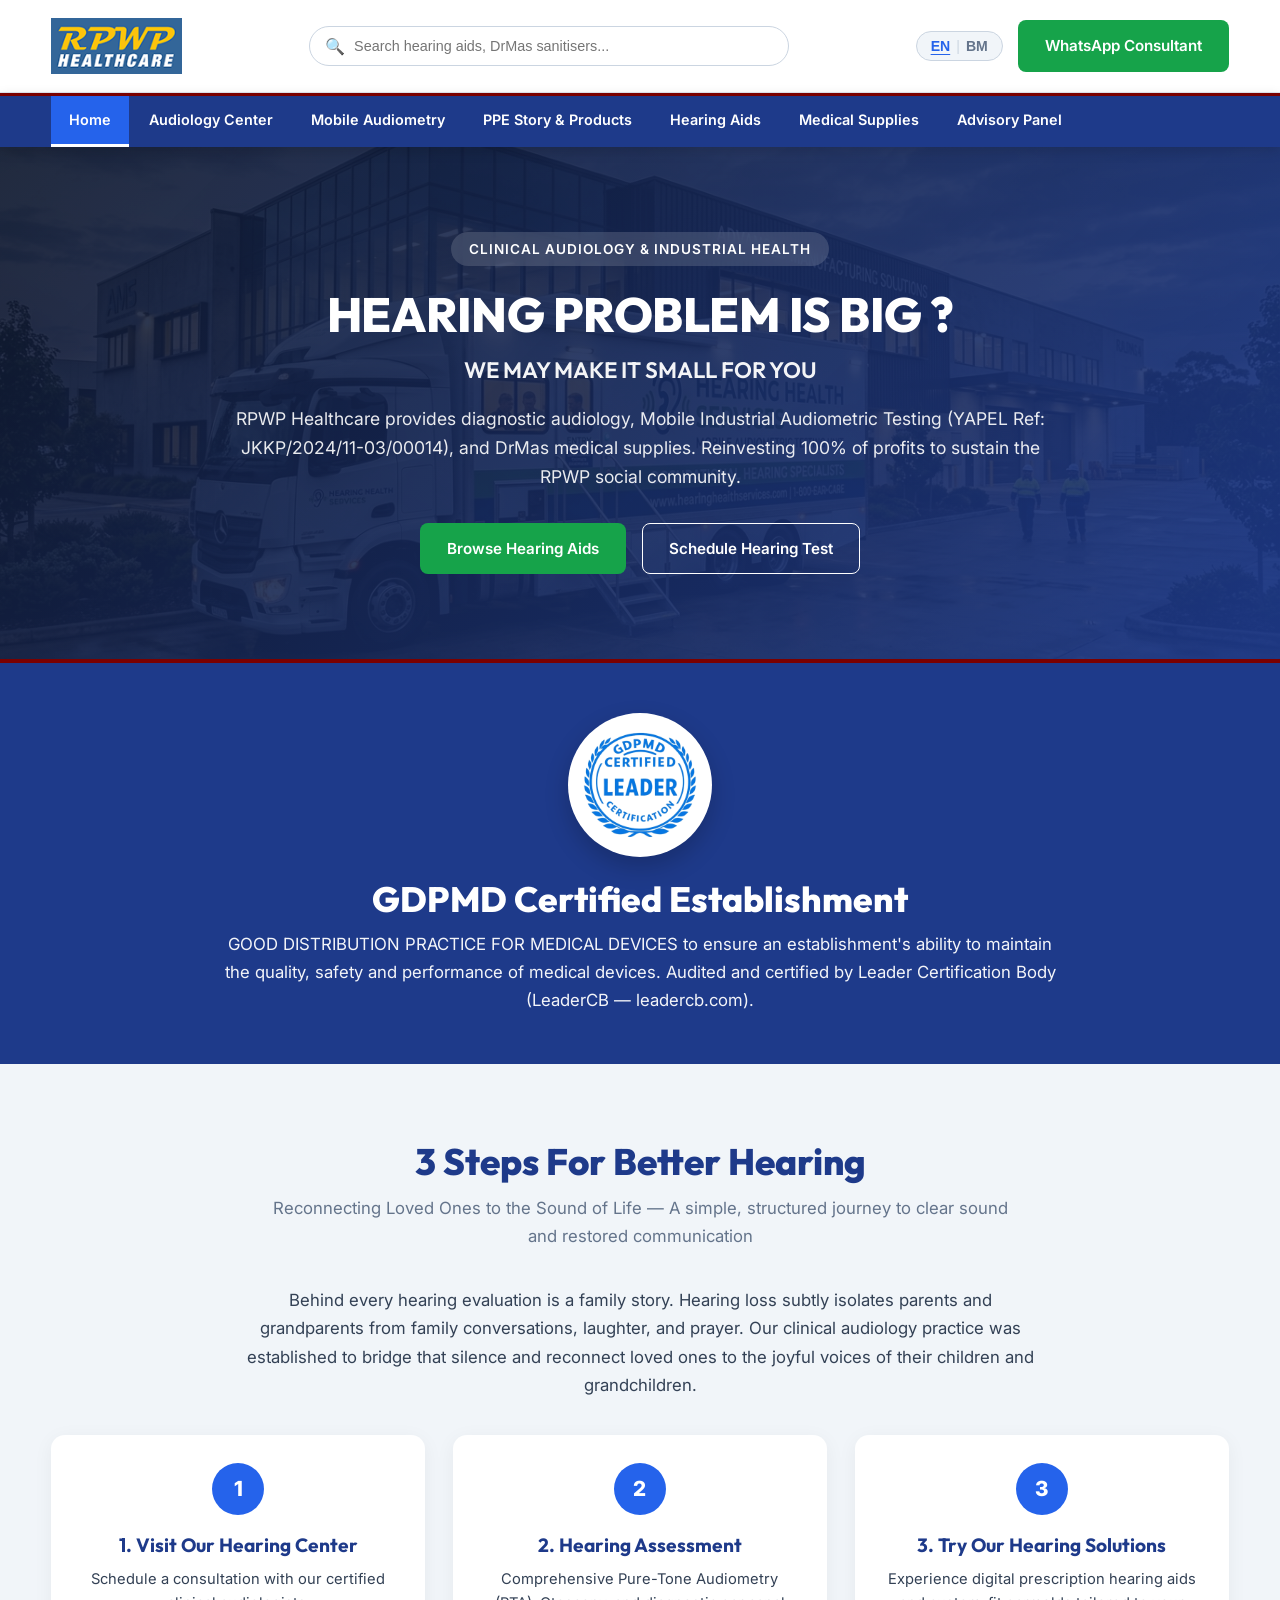
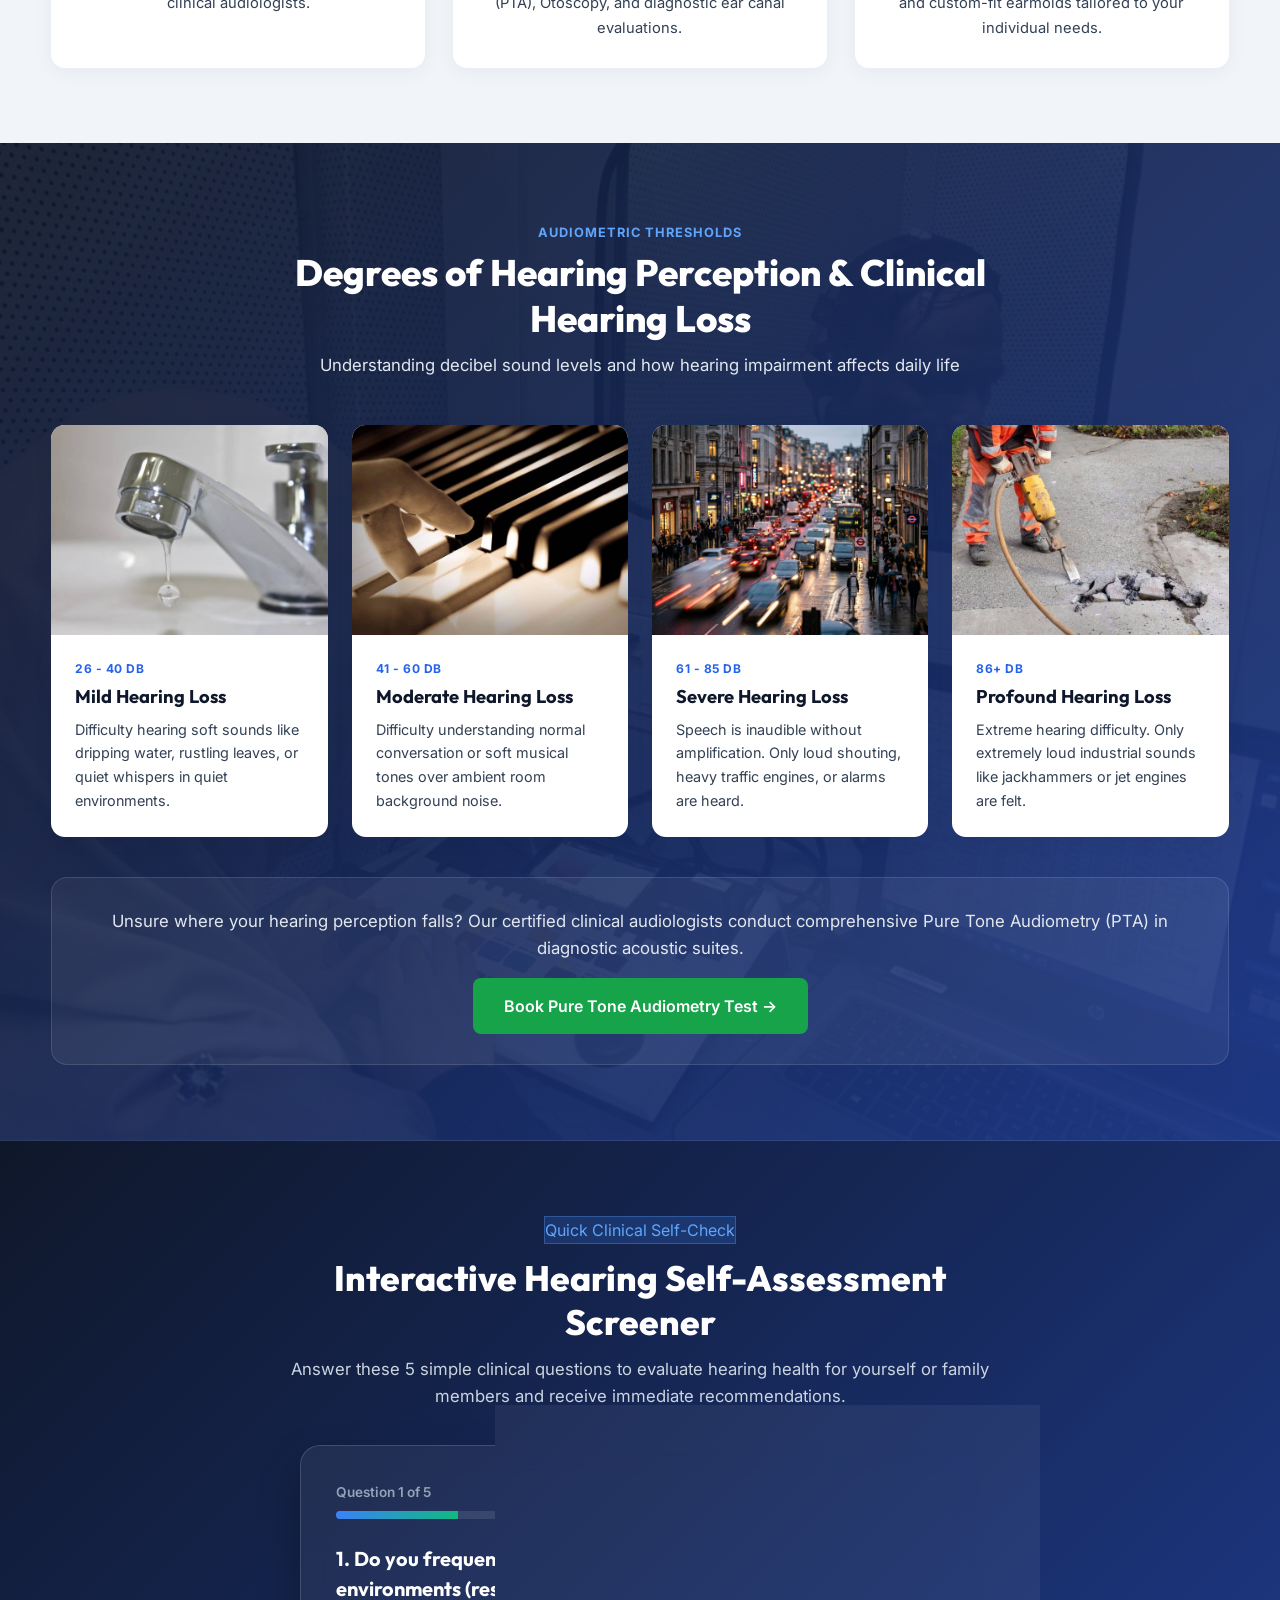
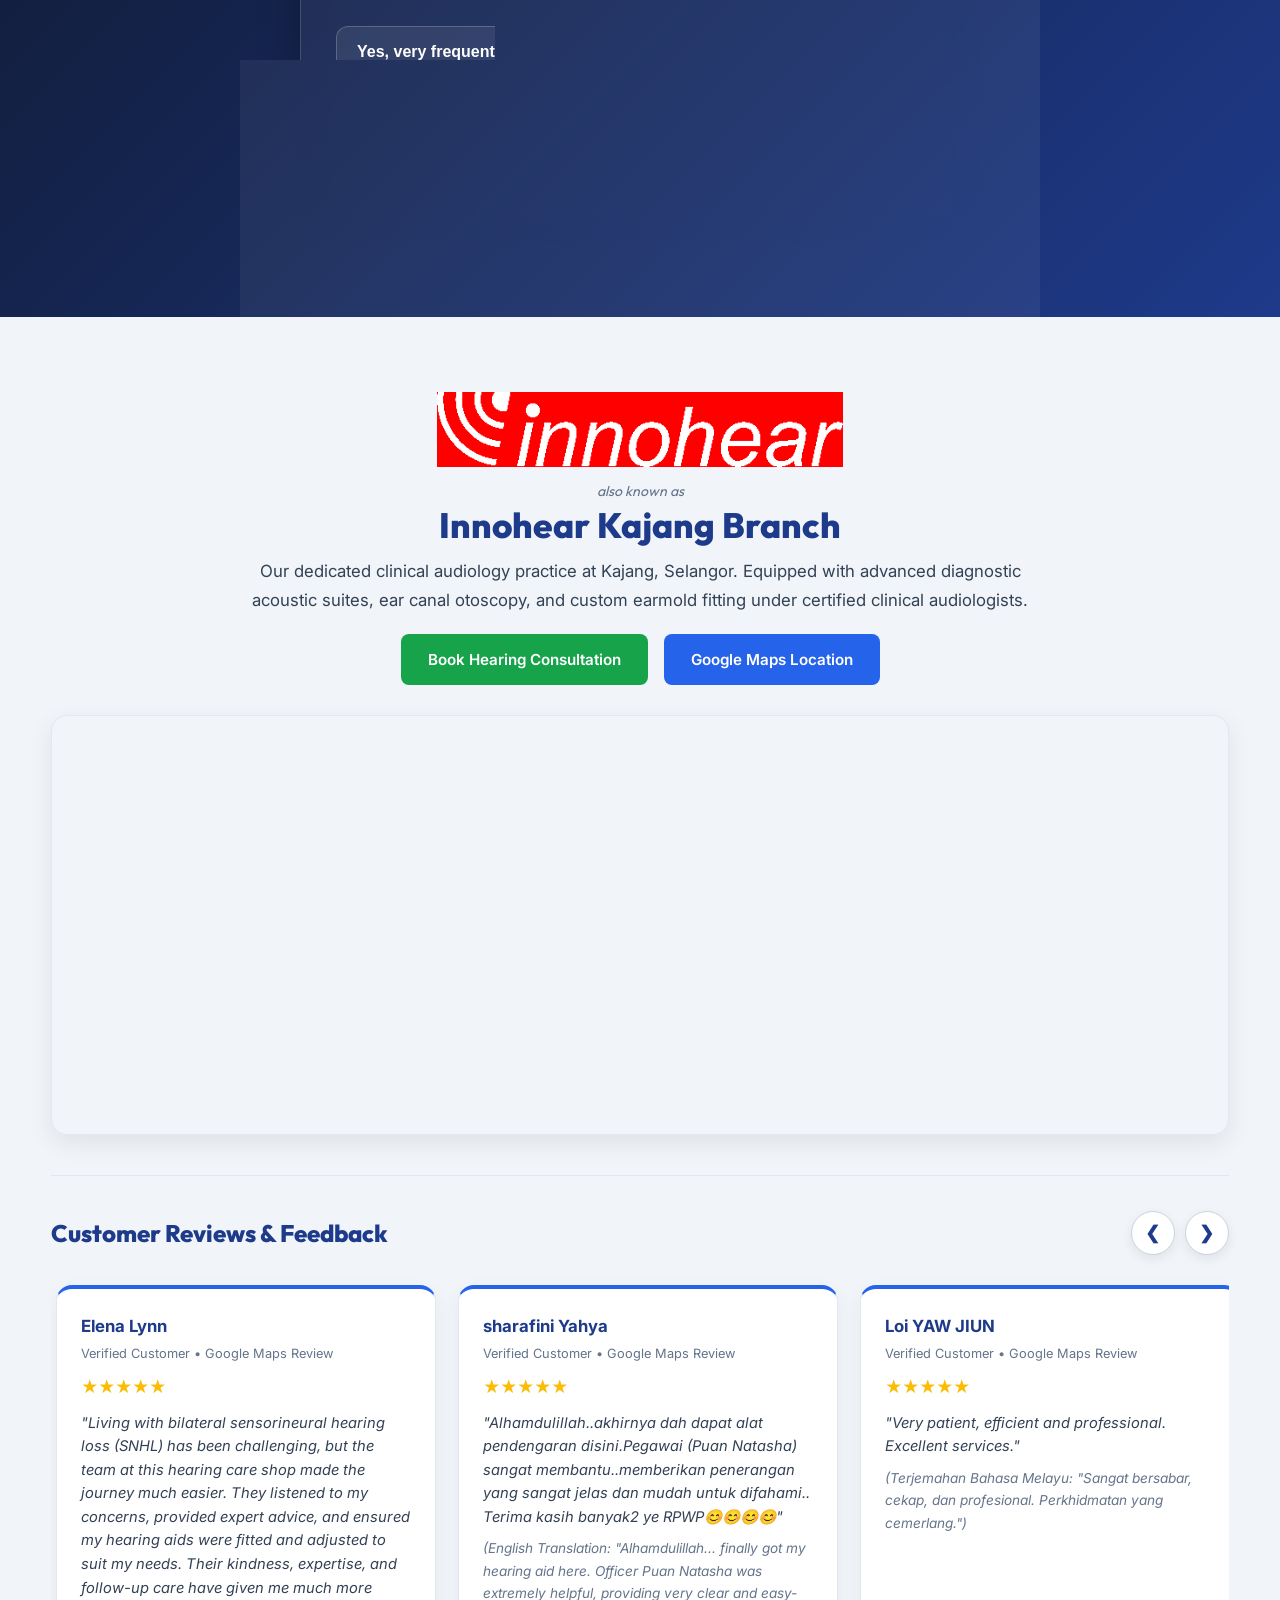
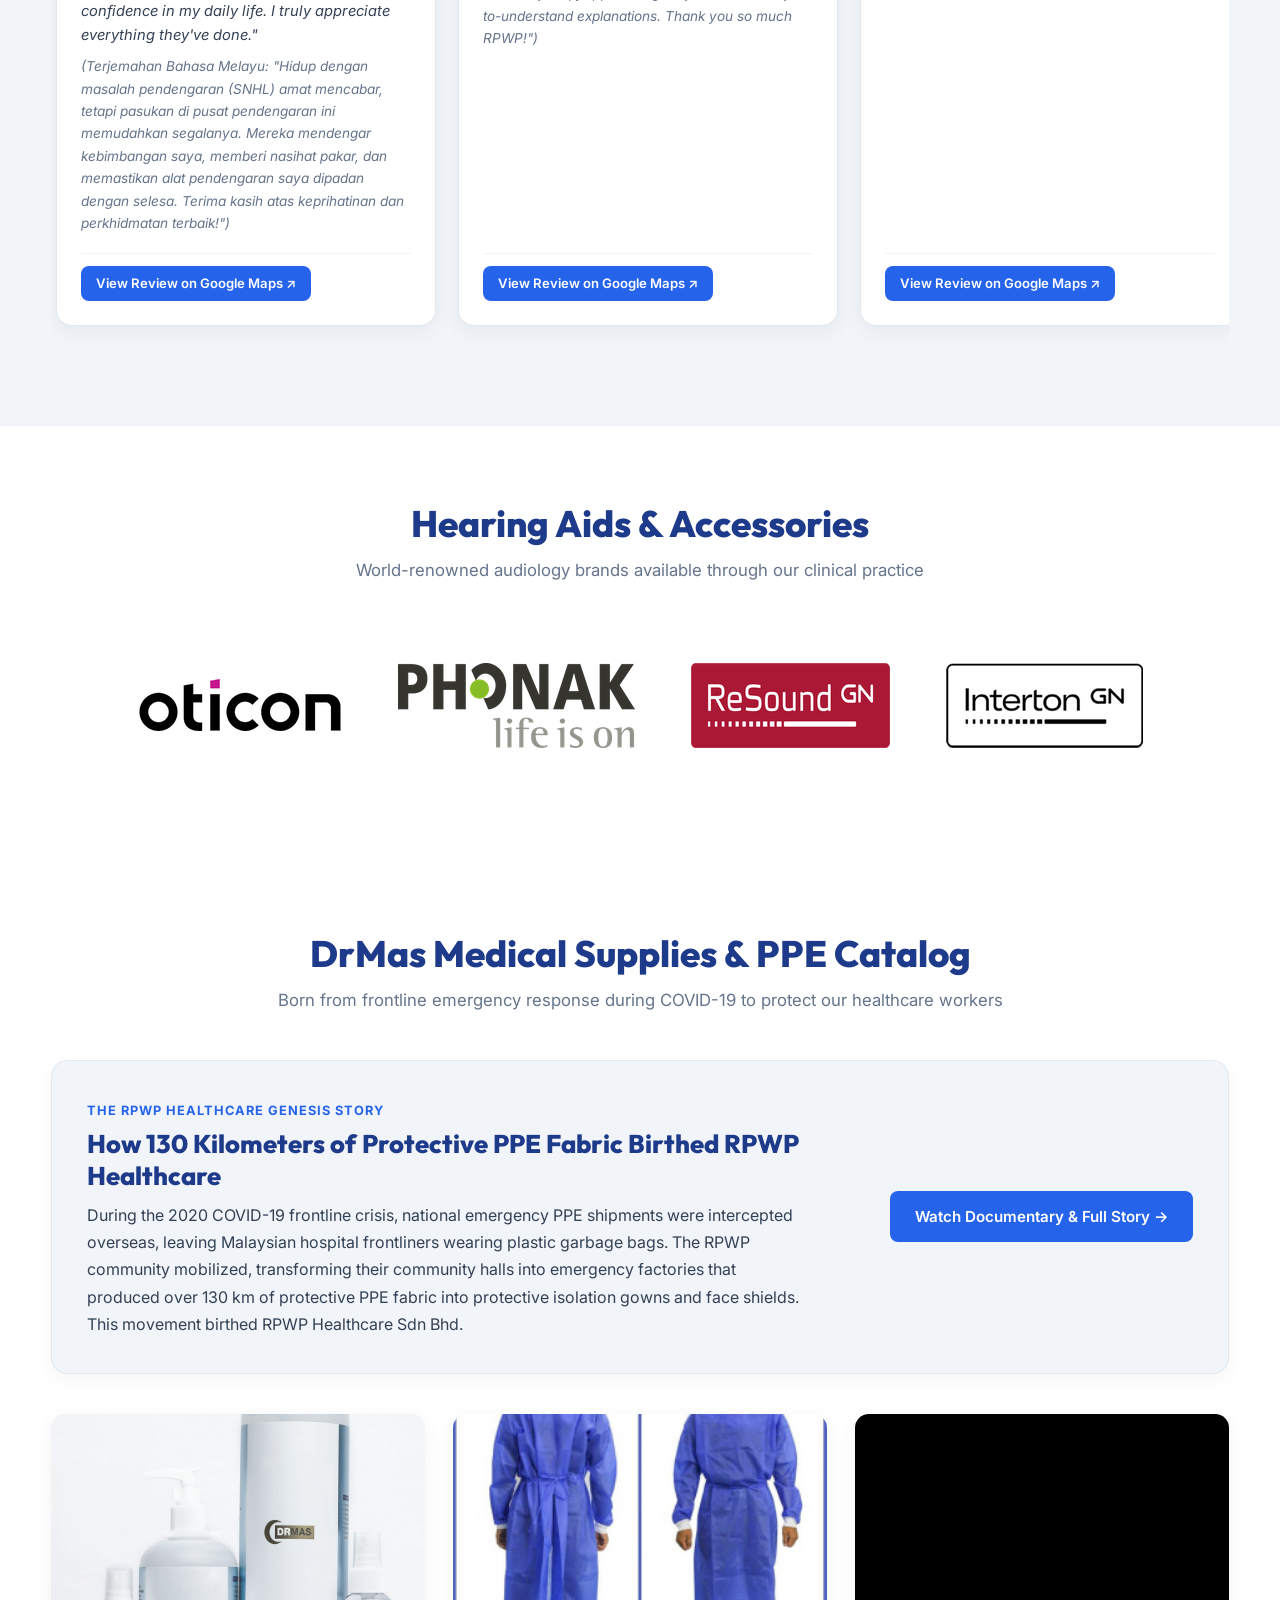
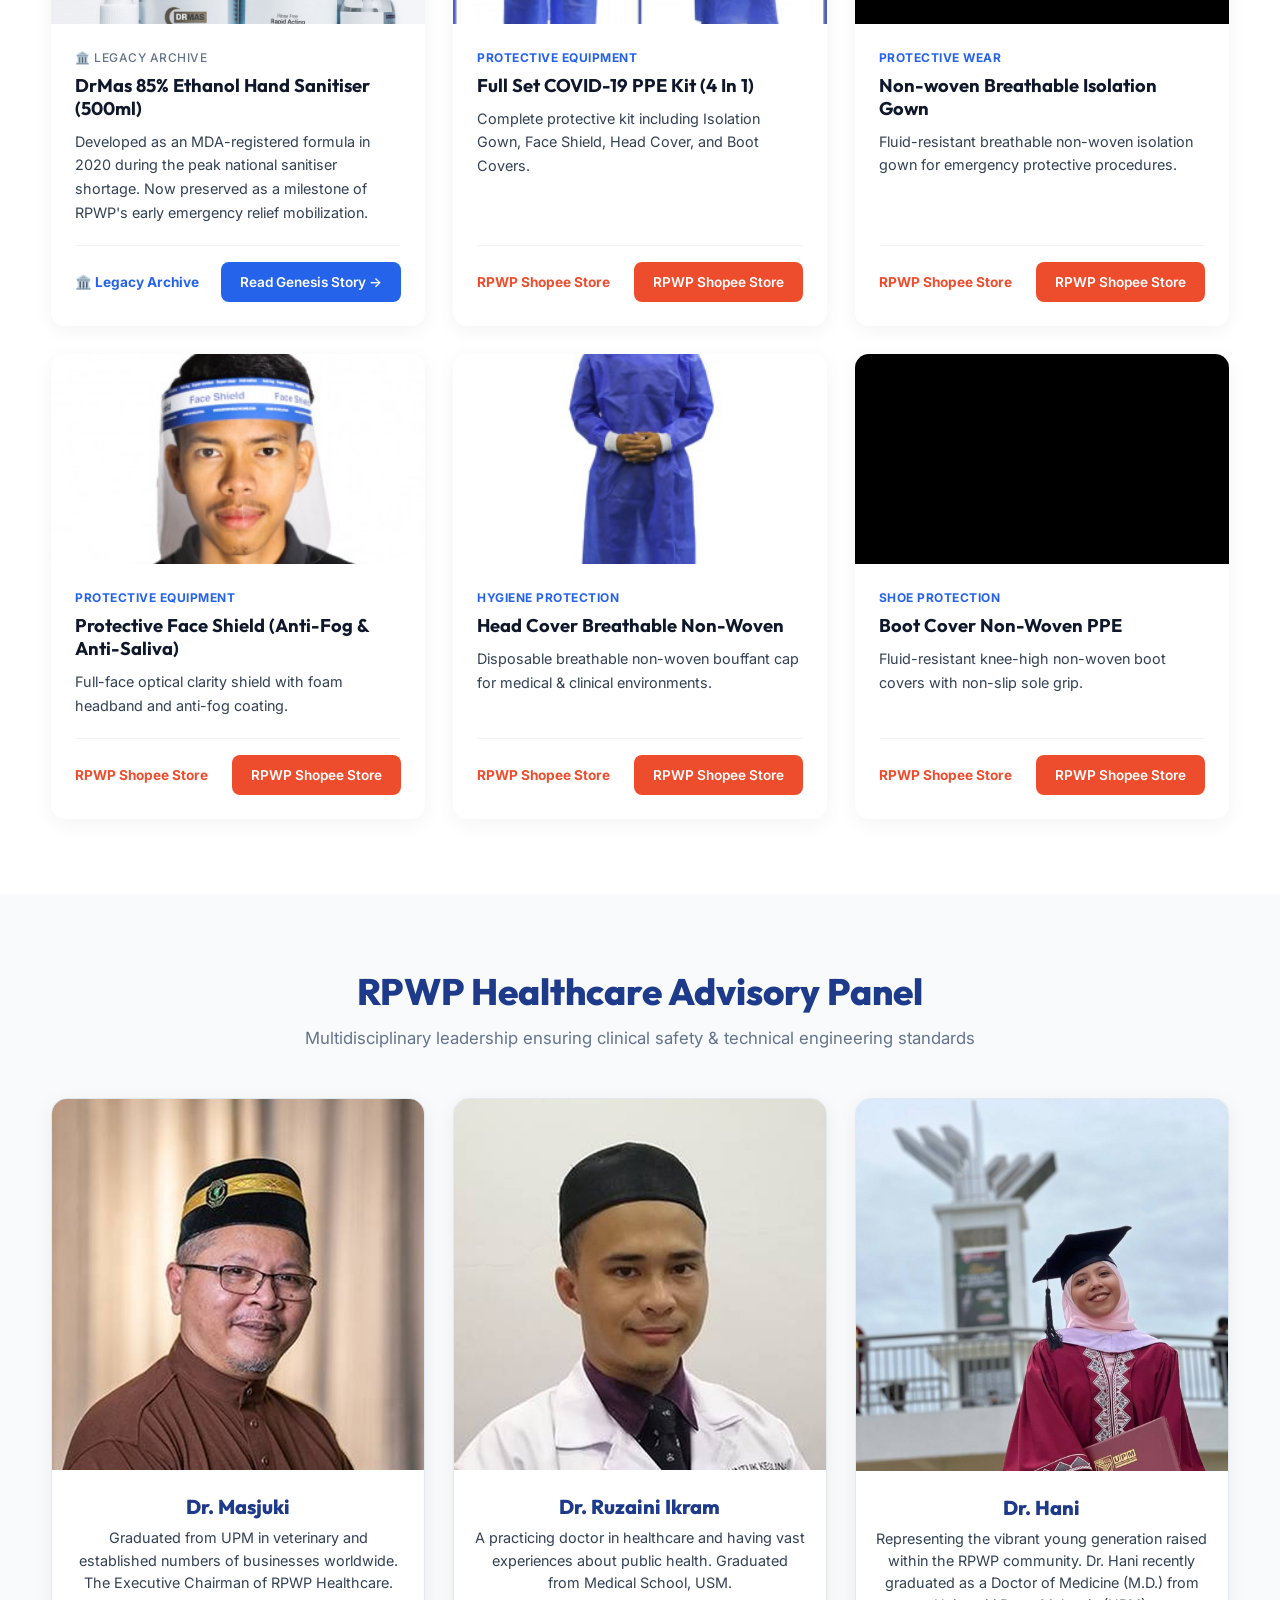
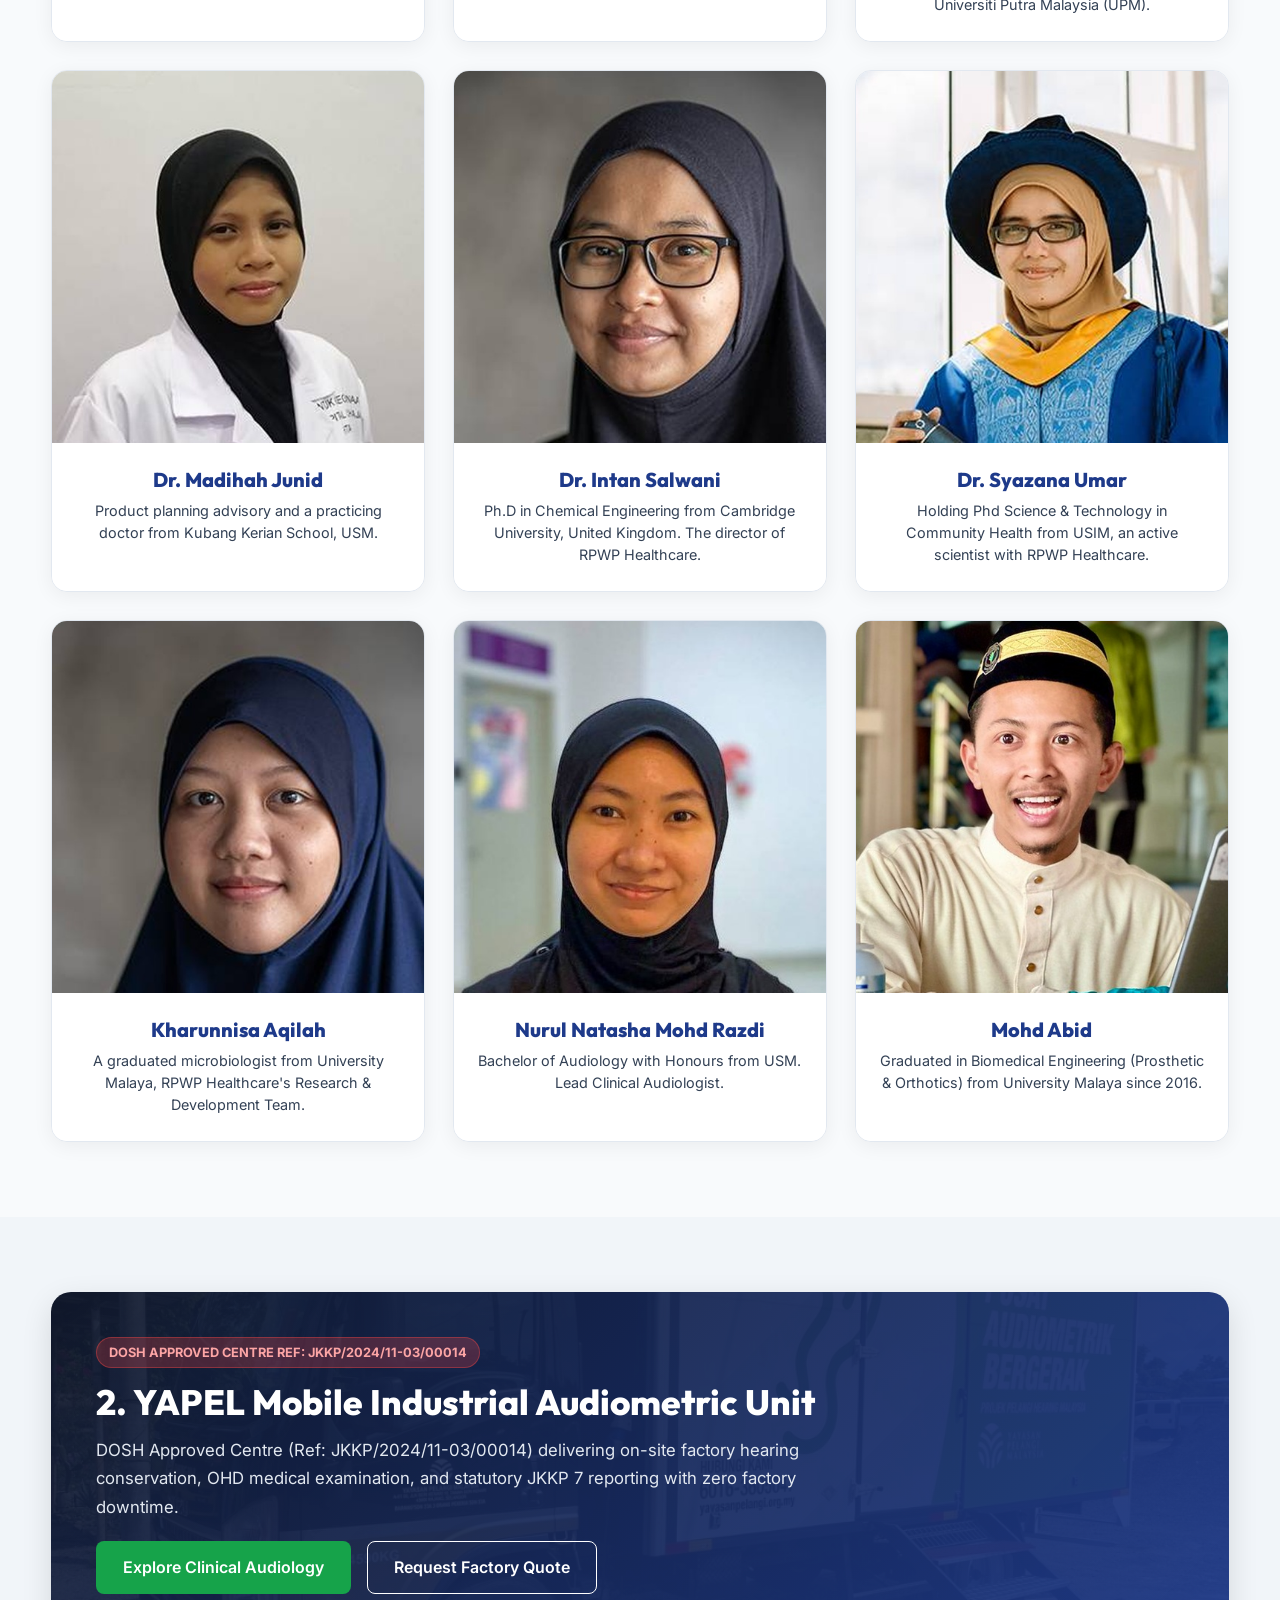
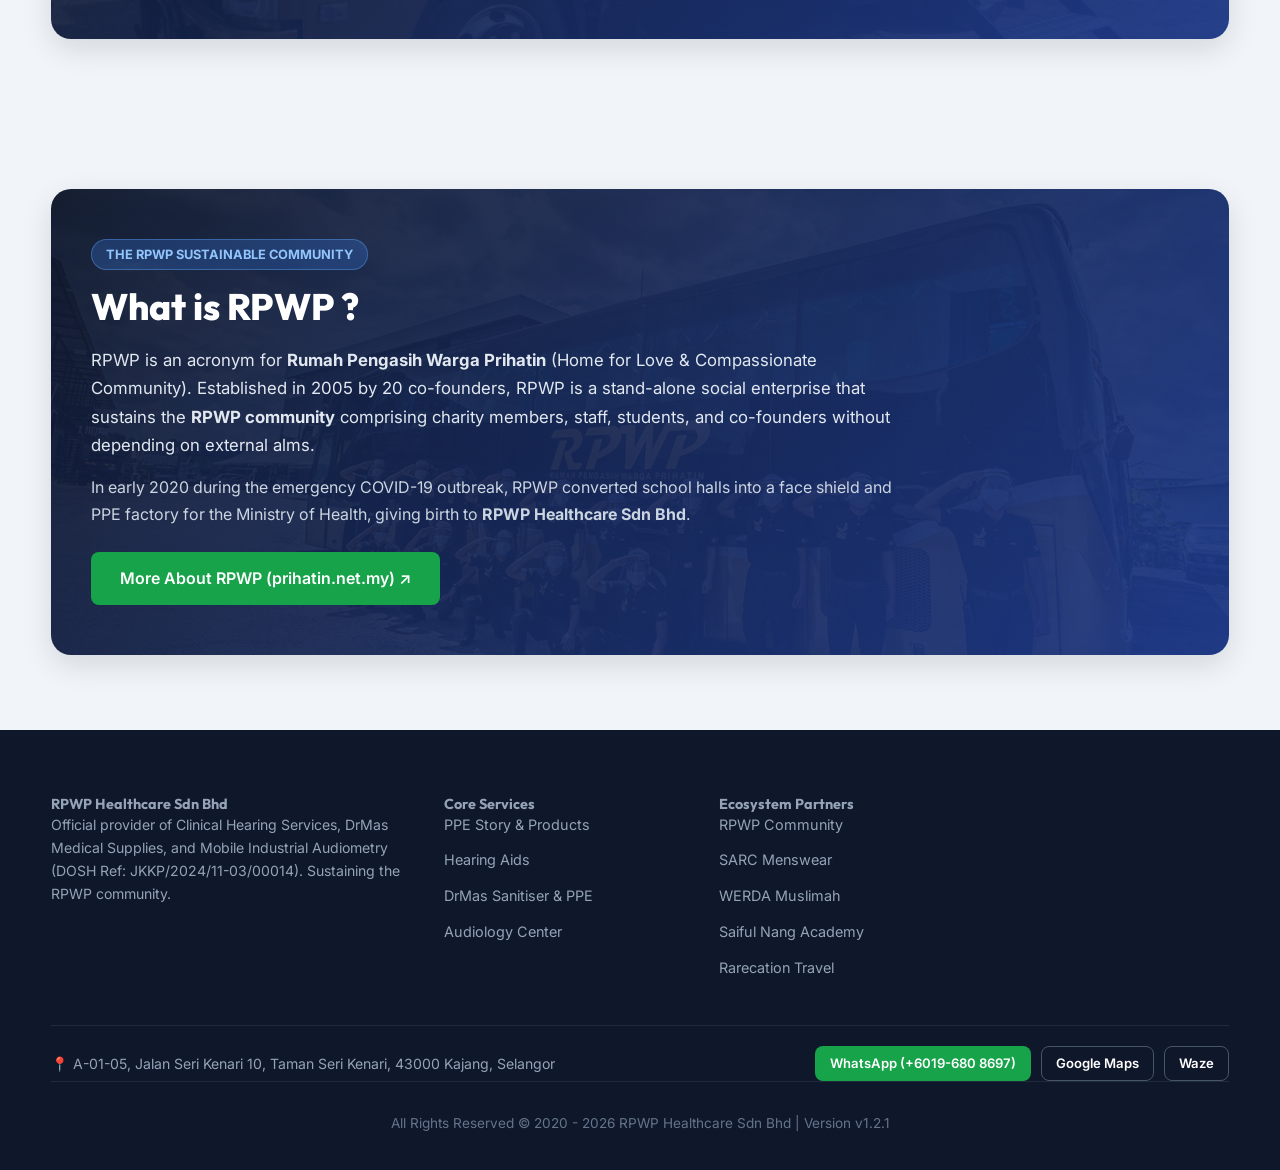
<file: index.html>
<!DOCTYPE html>
<html lang="en">
<!-- Build Version v1.2.1 Restructured 2-Pillar Information Architecture with Dynamic Feature Toggles -->
<head>
  <meta charset="UTF-8">
  <meta name="viewport" content="width=device-width, initial-scale=1.0">
  <title>RPWP Healthcare | Clinical Audiology & Medical Supplies</title>
  <meta name="description" content="RPWP Healthcare Sdn Bhd - Official provider of Clinical Hearing Services, and DrMas Medical Supplies. Sustaining the RPWP community.">
  <link rel="icon" type="image/x-icon" href="favicon.ico?v=1.0.4">
  <link rel="icon" type="image/png" sizes="32x32" href="images/favicon.png?v=1.0.4">
  <link rel="icon" type="image/png" sizes="64x64" href="images/favicon-64.png?v=1.0.4">
  <link rel="apple-touch-icon" sizes="180x180" href="images/favicon-180.png?v=1.0.4">
  <link rel="stylesheet" href="css/styles.css?v=1.2.1">
  <script src="js/feature-toggle.js?v=1.2.1"></script>
</head>
<body>

  <!-- 1. Main Header -->
  <header class="site-header">
    <div class="container header-flex">
      <a href="index.html">
        <img src="images/logo-rpwp.png" alt="RPWP Healthcare Logo" class="brand-logo-img" onerror="this.src='https://www.rpwphealthcare.com/img/cms/LOGO/RPWPHC/RPWPHC%2021x9%20150.png'">
      </a>

      <div class="search-container">
        <span class="search-icon">🔍</span>
        <input type="text" class="search-input" placeholder="Search hearing aids, DrMas sanitisers..." data-i18n="search_placeholder">
      </div>

      <div style="display: flex; align-items: center; gap: 15px;">
        <button id="langToggleBtn" class="lang-toggle-btn" onclick="toggleLanguage()" aria-label="Toggle Language EN BM" title="Switch Language EN / BM">
          <span id="langLabelEN" class="lang-code active-lang">EN</span>
          <span class="lang-divider">|</span>
          <span id="langLabelBM" class="lang-code">BM</span>
        </button>
        <a href="https://wa.me/60196808697/?text=Salam%20RPWP%20Healthcare" target="_blank" class="btn btn-green" data-i18n="nav_whatsapp">
          WhatsApp Consultant
        </a>
      </div>
    </div>
  </header>

  <!-- 2. Navigation Bar (HOME, MOBILE AUDIOMETRY, PPE STORY, HEARING AIDS, MEDICAL SUPPLIES) -->
  <nav class="site-nav">
    <div class="container">
      <ul class="nav-list">
        <li class="nav-link active"><a href="index.html" data-i18n="nav_home">Home</a></li>
        <li class="nav-link"><a href="#innohear" data-i18n="footer_link_audiology">Audiology Center</a></li>
        <li class="nav-link"><a href="audiometric-mobile.html" data-i18n="nav_mobile_audio">Mobile Audiometry</a></li>
        <li class="nav-link" data-feature="ppe"><a href="ppe.html" data-i18n="nav_ppe">PPE Story & Products</a></li>
        <li class="nav-link"><a href="#hearing-brands" data-i18n="nav_hearing">Hearing Aids</a></li>
        <li class="nav-link" data-feature="ppe"><a href="#products" data-i18n="nav_supplies">Medical Supplies</a></li>
        <li class="nav-link"><a href="#advisory" data-i18n="nav_advisory">Advisory Panel</a></li>
      </ul>
    </div>
  </nav>

  <!-- 3. Classic Hero Banner (WITH ELEGANT CLINICAL BACKDROP IMAGE & GRADIENT OVERLAY) -->
  <section class="hero-section" style="background: linear-gradient(135deg, rgba(15,23,42,0.88), rgba(30,58,138,0.92)), url('images/mobile-audiometry-van.jpg') center/cover no-repeat;">
    <div class="container">
      <div class="hero-tag" data-i18n="hero_tag">CLINICAL AUDIOLOGY & INDUSTRIAL HEALTH</div>
      <h1 class="hero-title" data-i18n="hero_title">HEARING PROBLEM IS BIG ?</h1>
      <h4 class="hero-subtitle" data-i18n="hero_subtitle">WE MAY MAKE IT SMALL FOR YOU</h4>
      <p class="hero-text" data-i18n="hero_text">
        RPWP Healthcare provides diagnostic audiology, Mobile Industrial Audiometric Testing (YAPEL Ref: JKKP/2024/11-03/00014), and DrMas medical supplies. Reinvesting 100% of profits to sustain the RPWP social community.
      </p>
      <div class="hero-cta">
        <a href="#hearing-brands" class="btn btn-green" data-i18n="btn_browse_hearing">Browse Hearing Aids</a>
        <a href="https://wa.me/60196808697/?text=Salam%20RPWP%20Healthcare.%20I%20want%20to%20check%20my%20hearing" target="_blank" class="btn btn-outline-white" data-i18n="btn_schedule_hearing">Schedule Hearing Test</a>
      </div>
    </div>
  </section>

  <!-- 4. GDPMD Certification Banner (LEADERCB CERTIFICATION LOGO ONLY - MDA LOGO REMOVED!) -->
  <section id="gdpmd" class="gdpmd-banner">
    <div class="container">
      <div class="gdpmd-badge-wrapper">
        <!-- LeaderCB Logo -->
        <a href="https://leadercb.com" target="_blank" class="gdpmd-badge-container">
          <img src="images/logo-gdpmd-leader.png?v=1.2.1" alt="GDPMD Certified Leader Certification Logo" style="width: 100%; height: 100%; object-fit: contain;">
        </a>
      </div>

      <h2 class="gdpmd-title">
        <a href="https://leadercb.com" target="_blank" class="subtle-link" style="color: #FFFFFF;" data-i18n="gdpmd_title">
          GDPMD Certified Establishment
        </a>
      </h2>
      <p class="gdpmd-desc" data-i18n="gdpmd_desc">
        GOOD DISTRIBUTION PRACTICE FOR MEDICAL DEVICES to ensure an establishment's ability to maintain the quality, safety and performance of medical devices. Audited and certified by Leader Certification Body (LeaderCB — leadercb.com).
      </p>
    </div>
  </section>

  <!-- ================================================================================= -->
  <!-- PILLAR A: CLINICAL AUDIOLOGY & HEARING CARE (UNIFIED HUB)                        -->
  <!-- ================================================================================= -->

  <!-- 5. 3 Steps For Better Hearing (STORY-BASED CLINICAL AUDIOLOGY HUB) -->
  <section id="hearing-steps" class="section-padding" style="background: var(--bg-subtle);">
    <div class="container">
      <h2 class="section-title" data-i18n="steps_title">3 Steps For Better Hearing</h2>
      <p class="section-subtitle" data-i18n="steps_subtitle">Reconnecting Loved Ones to the Sound of Life — A simple, structured journey to clear sound and restored communication</p>

      <p style="text-align: center; max-width: 800px; margin: -10px auto 35px auto; color: var(--text-medium); font-size: 1.05rem; line-height: 1.7;" data-i18n="steps_intro">
        Behind every hearing evaluation is a family story. Hearing loss subtly isolates parents and grandparents from family conversations, laughter, and prayer. Our clinical audiology practice was established to bridge that silence and reconnect loved ones to the joyful voices of their children and grandchildren.
      </p>

      <div class="grid-3">
        <div class="seamless-card text-center" style="text-align: center;">
          <div style="width: 52px; height: 52px; background: var(--primary-blue); color: #ffffff; border-radius: 50%; display: flex; align-items: center; justify-content: center; font-weight: 800; font-size: 1.3rem; margin: 0 auto 18px auto;">1</div>
          <h3 style="color: var(--nav-bg); font-size: 1.2rem; margin-bottom: 10px;" data-i18n="step1_title">1. Visit Our Hearing Center</h3>
          <p style="font-size: 0.92rem; color: var(--text-medium);" data-i18n="step1_desc">Schedule a consultation with our certified clinical audiologists.</p>
        </div>

        <div class="seamless-card text-center" style="text-align: center;">
          <div style="width: 52px; height: 52px; background: var(--primary-blue); color: #ffffff; border-radius: 50%; display: flex; align-items: center; justify-content: center; font-weight: 800; font-size: 1.3rem; margin: 0 auto 18px auto;">2</div>
          <h3 style="color: var(--nav-bg); font-size: 1.2rem; margin-bottom: 10px;" data-i18n="step2_title">2. Hearing Assessment</h3>
          <p style="font-size: 0.92rem; color: var(--text-medium);" data-i18n="step2_desc">Comprehensive Pure-Tone Audiometry (PTA), Otoscopy, and diagnostic ear canal evaluations.</p>
        </div>

        <div class="seamless-card text-center" style="text-align: center;">
          <div style="width: 52px; height: 52px; background: var(--primary-blue); color: #ffffff; border-radius: 50%; display: flex; align-items: center; justify-content: center; font-weight: 800; font-size: 1.3rem; margin: 0 auto 18px auto;">3</div>
          <h3 style="color: var(--nav-bg); font-size: 1.2rem; margin-bottom: 10px;" data-i18n="step3_title">3. Try Our Hearing Solutions</h3>
          <p style="font-size: 0.92rem; color: var(--text-medium);" data-i18n="step3_desc">Experience digital prescription hearing aids and custom-fit earmolds tailored to your individual needs.</p>
        </div>
      </div>
    </div>
  </section>

  <!-- 6. Degrees of Hearing Loss Section (WITH AUTHENTIC AUDIOMETRIC BOOTH BACKDROP IMAGE) -->
  <section id="hearing-types" class="section-padding" style="background: linear-gradient(135deg, rgba(15,23,42,0.92), rgba(30,58,138,0.94)), url('images/audiometric-booth-test.jpg?v=1.0.1') center/cover no-repeat;">
    <div class="container">
      <div style="text-align: center; max-width: 800px; margin: 0 auto 35px auto;">
        <span style="font-size: 0.8rem; font-weight: 700; color: #60A5FA; text-transform: uppercase; letter-spacing: 1px;" data-i18n="threshold_tag">Audiometric Thresholds</span>
        <h2 class="section-title-white" style="margin-top: 6px;" data-i18n="hearing_degrees_title">Degrees of Hearing Loss & Perception</h2>
        <p class="section-subtitle-white" data-i18n="hearing_degrees_subtitle">Understanding decibel sound levels and how hearing impairment affects daily life</p>
      </div>

      <div class="grid-4">
        <!-- Mild: 26 - 40 dB -->
        <div class="media-card">
          <div class="media-img-wrapper">
            <img src="images/dripping-water.jpg" alt="Mild Hearing Loss" class="media-img">
          </div>
          <div class="media-body">
            <span class="category-tag" data-i18n="mild_tag">26 - 40 dB</span>
            <h4 class="card-heading" data-i18n="mild_title">Mild Hearing Loss</h4>
            <p class="card-text" data-i18n="mild_desc">Difficulty hearing soft sounds like dripping water, rustling leaves, or quiet whispers in quiet environments.</p>
          </div>
        </div>

        <!-- Moderate: 41 - 60 dB -->
        <div class="media-card">
          <div class="media-img-wrapper">
            <img src="images/piano-beginner.jpg" alt="Moderate Hearing Loss" class="media-img">
          </div>
          <div class="media-body">
            <span class="category-tag" data-i18n="moderate_tag">41 - 60 dB</span>
            <h4 class="card-heading" data-i18n="moderate_title">Moderate Hearing Loss</h4>
            <p class="card-text" data-i18n="moderate_desc">Difficulty understanding normal conversation or soft musical tones over ambient room background noise.</p>
          </div>
        </div>

        <!-- Severe: 61 - 85 dB -->
        <div class="media-card">
          <div class="media-img-wrapper">
            <img src="images/heavy-traffic.jpg?v=1.0.1" alt="Severe Hearing Loss — Heavy City Traffic" class="media-img">
          </div>
          <div class="media-body">
            <span class="category-tag" data-i18n="severe_tag">61 - 85 dB</span>
            <h4 class="card-heading" data-i18n="severe_title">Severe Hearing Loss</h4>
            <p class="card-text" data-i18n="severe_desc">Speech is inaudible without amplification. Only loud shouting, heavy traffic engines, or alarms are heard.</p>
          </div>
        </div>

        <!-- Profound: 86+ dB -->
        <div class="media-card">
          <div class="media-img-wrapper">
            <img src="images/jack-hammer.jpg" alt="Profound Hearing Loss" class="media-img">
          </div>
          <div class="media-body">
            <span class="category-tag" data-i18n="profound_tag">86+ dB</span>
            <h4 class="card-heading" data-i18n="profound_title">Profound Hearing Loss</h4>
            <p class="card-text" data-i18n="profound_desc">Extreme hearing difficulty. Only extremely loud industrial sounds like jackhammers or jet engines are felt.</p>
          </div>
        </div>
      </div>

      <!-- Unified Clinical Assessment Banner -->
      <div style="text-align: center; margin-top: 40px; background: rgba(255,255,255,0.06); border-radius: 16px; padding: 30px; border: 1px solid rgba(255,255,255,0.12);">
        <p style="color: #E2E8F0; font-size: 1.05rem; margin-bottom: 16px; line-height: 1.6;" data-i18n="pta_banner_text">
          Unsure where your hearing perception falls? Our certified clinical audiologists conduct comprehensive Pure Tone Audiometry (PTA) in diagnostic acoustic suites.
        </p>
        <a href="https://wa.me/60196808697/?text=Salam%20RPWP%20Healthcare.%20I%20want%20to%20book%20a%20Pure%20Tone%20Audiometry%20Hearing%20Assessment" target="_blank" class="btn btn-green" style="font-size: 1rem; padding: 14px 30px;" data-i18n="btn_book_pta">
          Book Pure Tone Audiometry Test →
        </a>
      </div>
    </div>
  </section>

  <!-- 6.5. INTERACTIVE HEARING SELF-ASSESSMENT SCREENER (CLINICAL QUIZ WIDGET) -->
  <section id="hearing-screener" class="section-padding" style="background: linear-gradient(135deg, #0F172A 0%, #1E3A8A 100%); color: #FFFFFF; border-top: 1px solid rgba(255,255,255,0.1);">
    <div class="container">
      <div style="text-align: center; max-width: 750px; margin: 0 auto 35px auto;">
        <span class="badge badge-accent" style="margin-bottom: 12px; display: inline-block; background: rgba(59,130,246,0.2); color: #60A5FA; border: 1px solid rgba(96,165,250,0.3);" data-i18n="screener_badge">Quick Clinical Self-Check</span>
        <h2 style="font-size: 2.2rem; color: #FFFFFF; font-weight: 800; margin-bottom: 12px;" data-i18n="screener_title">
          Interactive Hearing Self-Assessment Screener
        </h2>
        <p style="color: #CBD5E1; font-size: 1.05rem; line-height: 1.6;" data-i18n="screener_desc">
          Answer these 5 simple clinical questions to evaluate hearing health for yourself or family members and receive immediate recommendations.
        </p>
      </div>

      <!-- Screener Card Widget -->
      <div style="max-width: 680px; margin: 0 auto; background: rgba(255,255,255,0.06); backdrop-filter: blur(12px); border-radius: 20px; border: 1px solid rgba(255,255,255,0.15); padding: 35px; box-shadow: 0 20px 40px rgba(0,0,0,0.3);">
        
        <!-- Progress Bar -->
        <div id="screenerProgressBox" style="margin-bottom: 25px;">
          <div style="display: flex; justify-content: space-between; font-size: 0.85rem; color: #94A3B8; margin-bottom: 8px; font-weight: 600;">
            <span id="screenerStepText">Question 1 of 5</span>
            <span id="screenerProgressPercent">20%</span>
          </div>
          <div style="width: 100%; height: 8px; background: rgba(255,255,255,0.1); border-radius: 4px; overflow: hidden;">
            <div id="screenerProgressBar" style="width: 20%; height: 100%; background: linear-gradient(90deg, #3B82F6, #10B981); transition: width 0.3s ease;"></div>
          </div>
        </div>

        <!-- Dynamic Question Box -->
        <div id="screenerQuestionBox">
          <h3 id="screenerQuestionTitle" style="font-size: 1.25rem; font-weight: 700; color: #FFFFFF; margin-bottom: 22px; line-height: 1.5;">
            1. Do you frequently struggle to understand conversations in noisy environments (restaurants, gatherings, or family events)?
          </h3>
          <div style="display: flex; flex-direction: column; gap: 12px;" id="screenerOptionsContainer">
            <!-- Rendered by JS -->
          </div>
        </div>

        <!-- Result Card Box (Hidden Initially) -->
        <div id="screenerResultBox" style="display: none; text-align: center; padding: 10px 0;">
          <div id="screenerResultBadge" style="display: inline-block; padding: 6px 18px; border-radius: 30px; font-weight: 800; font-size: 0.95rem; text-transform: uppercase; margin-bottom: 16px;">
            Screener Result
          </div>
          <h3 id="screenerResultTitle" style="font-size: 1.5rem; font-weight: 800; color: #FFFFFF; margin-bottom: 12px;"></h3>
          <p id="screenerResultDesc" style="color: #CBD5E1; font-size: 1rem; line-height: 1.7; margin-bottom: 25px;"></p>
          
          <div style="display: flex; gap: 14px; justify-content: center; flex-wrap: wrap;">
            <a id="screenerResultWhatsappBtn" href="#" target="_blank" class="btn btn-green" style="font-weight: 700; padding: 12px 24px;" data-i18n="btn_screener_book">
              Book Hearing Test at Innohear Kajang ↗
            </a>
            <button onclick="resetScreener()" class="btn btn-outline" style="color: #FFFFFF; border-color: rgba(255,255,255,0.3); padding: 12px 20px;" data-i18n="btn_screener_reset">
              Retake Screener
            </button>
          </div>
        </div>

      </div>
    </div>
  </section>

  <!-- 7. Innohear KAJANG BRANCH & AUTHENTIC GOOGLE REVIEWS (LOCATION & SOCIAL PROOF TRUST) -->
  <section id="innohear" class="section-padding" style="background: var(--bg-subtle);">
    <div class="container">
      <div class="innohear-clean-container">
        
        <!-- Top Branch Header (PERFECTLY CENTERED LOGO) -->
        <div style="text-align: center; max-width: 800px; margin: 0 auto 30px auto; display: flex; flex-direction: column; align-items: center;">
          <a href="https://maps.app.goo.gl/54uMagN9JnfCRUhFA" target="_blank" style="display: inline-block; margin: 0 auto 16px auto;">
            <img src="images/logo-innohear.png" alt="Innohear Kajang Logo" class="innohear-logo-img" style="margin: 0 auto; display: block;" onerror="this.src='https://www.rpwphealthcare.com/img/cms/LOGO/Innohear/Innohear-500.png'">
          </a>
          <h2 style="font-size: 2.2rem; color: var(--nav-bg); font-weight: 800; margin-bottom: 10px; text-align: center;">
            <span style="font-size: 0.88rem; font-style: italic; font-weight: 400; color: var(--text-light); display: block; margin-bottom: 2px;" data-i18n="innohear_subtitle">also known as</span>
            <a href="https://maps.app.goo.gl/54uMagN9JnfCRUhFA" target="_blank" class="subtle-link" data-i18n="innohear_title">
              Innohear Kajang Branch
            </a>
          </h2>
          <p style="color: var(--text-medium); font-size: 1.05rem; line-height: 1.7; margin-bottom: 20px; text-align: center;" data-i18n="innohear_desc">
            Our dedicated clinical audiology practice at Kajang, Selangor. Equipped with advanced diagnostic acoustic suites, ear canal otoscopy, and custom earmold fitting under certified clinical audiologists.
          </p>
          <div style="display: flex; gap: 16px; justify-content: center; flex-wrap: wrap;">
            <a href="https://wa.me/60196808697/?text=Salam%20RPWP%20Healthcare.%20I%20want%20to%20book%20a%20hearing%20consultation%20at%20Innohear%20Kajang" target="_blank" class="btn btn-green" data-i18n="btn_book_consultation">
              Book Hearing Consultation
            </a>
            <a href="https://maps.app.goo.gl/54uMagN9JnfCRUhFA" target="_blank" class="btn btn-blue" data-i18n="btn_gmaps_location">
              Google Maps Location
            </a>
          </div>
        </div>

        <!-- Fully Interactive Live Google Map (Zoom In / Zoom Out / Pan / Drag Enabled) -->
        <div class="map-embed-wrapper" style="height: 420px; border-radius: 16px; overflow: hidden; margin-bottom: 40px; border: 1px solid #E2E8F0; box-shadow: 0 8px 24px rgba(0,0,0,0.08);">
          <iframe 
            src="https://www.google.com/maps/embed?pb=!1m18!1m12!1m3!1d3984.672957969894!2d101.7620847!3d2.9721609!2m3!1f0!2f0!3f0!3m2!1i1024!2i768!4f13.1!3m3!1m2!1s0x31cdcb8c623473e9%3A0x67e5f77f1bb0ebd8!2sRPWP%20Healthcare%20%7C%20Innohear%20Kajang%20%28Janji%20Temu%20Sahaja%20%7C%207%20Hari%20Seminggu%29!5e0!3m2!1sen!2smy!4v1710000000000" 
            width="100%" 
            height="100%" 
            style="border:0; width:100%; height:100%;" 
            allowfullscreen="" 
            loading="lazy" 
            referrerpolicy="no-referrer-when-downgrade">
          </iframe>
        </div>

        <!-- 4 GOOGLE MAPS REVIEWS -->
        <div style="border-top: 1px solid #E2E8F0; padding-top: 35px;">
          <div style="display: flex; justify-content: space-between; align-items: center; margin-bottom: 20px; flex-wrap: wrap; gap: 12px;">
            <div>
              <h3 style="font-size: 1.5rem; color: var(--nav-bg); font-weight: 800;">
                <a href="https://maps.app.goo.gl/54uMagN9JnfCRUhFA" target="_blank" class="subtle-link" data-i18n="reviews_title">
                  Customer Reviews & Feedback
                </a>
              </h3>
            </div>
            <div style="display: flex; gap: 10px;">
              <button onclick="document.getElementById('reviewsCarousel').scrollBy({left: -340, behavior: 'smooth'})" class="carousel-nav-btn" aria-label="Previous Review">❮</button>
              <button onclick="document.getElementById('reviewsCarousel').scrollBy({left: 340, behavior: 'smooth'})" class="carousel-nav-btn" aria-label="Next Review">❯</button>
            </div>
          </div>

          <!-- Horizontal Scroll Container (DIV Container — NO CLICKABLE EMPTY WHITESPACE!) -->
          <div id="reviewsCarousel" class="reviews-scroll-carousel">
            
            <!-- 1. Elena Lynn -->
            <div class="review-slide-card">
              <div>
                <div style="font-size: 1.05rem; font-weight: 700;">
                  <a href="https://maps.app.goo.gl/54uMagN9JnfCRUhFA" target="_blank" class="subtle-link" style="color: var(--nav-bg);">
                    Elena Lynn
                  </a>
                </div>
                <div class="review-source-tag" data-i18n="verified_customer">Verified Customer • Google Maps Review</div>
                <div class="review-stars">★★★★★</div>
                <p class="review-text-content">
                  "Living with bilateral sensorineural hearing loss (SNHL) has been challenging, but the team at this hearing care shop made the journey much easier. They listened to my concerns, provided expert advice, and ensured my hearing aids were fitted and adjusted to suit my needs. Their kindness, expertise, and follow-up care have given me much more confidence in my daily life. I truly appreciate everything they've done."
                </p>
                <p style="font-size: 0.85rem; color: #64748B; font-style: italic; margin-top: 8px;">
                  (Terjemahan Bahasa Melayu: "Hidup dengan masalah pendengaran (SNHL) amat mencabar, tetapi pasukan di pusat pendengaran ini memudahkan segalanya. Mereka mendengar kebimbangan saya, memberi nasihat pakar, dan memastikan alat pendengaran saya dipadan dengan selesa. Terima kasih atas keprihatinan dan perkhidmatan terbaik!")
                </p>
              </div>
              <div style="margin-top: 18px; padding-top: 12px; border-top: 1px solid #F1F5F9;">
                <a href="https://maps.app.goo.gl/54uMagN9JnfCRUhFA" target="_blank" class="btn btn-sm btn-blue" style="font-size: 0.82rem; padding: 6px 14px;" data-i18n="view_gmaps_review">
                  View Elena's Review on Google Maps ↗
                </a>
              </div>
            </div>

            <!-- 2. sharafini Yahya -->
            <div class="review-slide-card">
              <div>
                <div style="font-size: 1.05rem; font-weight: 700;">
                  <a href="https://maps.app.goo.gl/54uMagN9JnfCRUhFA" target="_blank" class="subtle-link" style="color: var(--nav-bg);">
                    sharafini Yahya
                  </a>
                </div>
                <div class="review-source-tag" data-i18n="verified_customer">Verified Customer • Google Maps Review</div>
                <div class="review-stars">★★★★★</div>
                <p class="review-text-content">
                  "Alhamdulillah..akhirnya dah dapat alat pendengaran disini.Pegawai (Puan Natasha) sangat membantu..memberikan penerangan yang sangat jelas dan mudah untuk difahami.. Terima kasih banyak2 ye RPWP😊😊😊😊"
                </p>
                <p style="font-size: 0.85rem; color: #64748B; font-style: italic; margin-top: 8px;">
                  (English Translation: "Alhamdulillah... finally got my hearing aid here. Officer Puan Natasha was extremely helpful, providing very clear and easy-to-understand explanations. Thank you so much RPWP!")
                </p>
              </div>
              <div style="margin-top: 18px; padding-top: 12px; border-top: 1px solid #F1F5F9;">
                <a href="https://maps.app.goo.gl/54uMagN9JnfCRUhFA" target="_blank" class="btn btn-sm btn-blue" style="font-size: 0.82rem; padding: 6px 14px;" data-i18n="view_gmaps_review">
                  View sharafini's Review on Google Maps ↗
                </a>
              </div>
            </div>

            <!-- 3. Loi YAW JIUN -->
            <div class="review-slide-card">
              <div>
                <div style="font-size: 1.05rem; font-weight: 700;">
                  <a href="https://maps.app.goo.gl/54uMagN9JnfCRUhFA" target="_blank" class="subtle-link" style="color: var(--nav-bg);">
                    Loi YAW JIUN
                  </a>
                </div>
                <div class="review-source-tag" data-i18n="verified_customer">Verified Customer • Google Maps Review</div>
                <div class="review-stars">★★★★★</div>
                <p class="review-text-content">
                  "Very patient, efficient and professional. Excellent services."
                </p>
                <p style="font-size: 0.85rem; color: #64748B; font-style: italic; margin-top: 8px;">
                  (Terjemahan Bahasa Melayu: "Sangat bersabar, cekap, dan profesional. Perkhidmatan yang cemerlang.")
                </p>
              </div>
              <div style="margin-top: 18px; padding-top: 12px; border-top: 1px solid #F1F5F9;">
                <a href="https://maps.app.goo.gl/54uMagN9JnfCRUhFA" target="_blank" class="btn btn-sm btn-blue" style="font-size: 0.82rem; padding: 6px 14px;" data-i18n="view_gmaps_review">
                  View Loi YAW JIUN's Review on Google Maps ↗
                </a>
              </div>
            </div>

            <!-- 4. Nik Asmira -->
            <div class="review-slide-card">
              <div>
                <div style="font-size: 1.05rem; font-weight: 700;">
                  <a href="https://maps.app.goo.gl/54uMagN9JnfCRUhFA" target="_blank" class="subtle-link" style="color: var(--nav-bg);">
                    Nik Asmira
                  </a>
                </div>
                <div class="review-source-tag" data-i18n="verified_customer">Verified Customer • Google Maps Review</div>
                <div class="review-stars">★★★★★</div>
                <p class="review-text-content">
                  "Alhamdulillah..saya suka berurusan Rpwp..sangat berpuas hati ..saya ada masalah telinga Rpwr memberi penerangan alat mane sesuai dengan saya melayani saya sampai saya betul serasi dengan alat sesuai dengan saya. Dieorang tetap bersabar. Dan layanan yang baik mesra, jika saya tersangkut jem..rpwp bertimbang rasa .ape2 bagi saya Rpwp memang terbaik. Semoga Rpwp dimurahkan rezeki dan berkembang maju amiin."
                </p>
                <p style="font-size: 0.85rem; color: #64748B; font-style: italic; margin-top: 8px;">
                  (English Translation: "Alhamdulillah... I love dealing with RPWP, very satisfied. RPWP explained which hearing aid suited me best until I was completely comfortable with it. They were patient, friendly, and understanding when I was stuck in traffic. RPWP is truly the best!")
                </p>
              </div>
              <div style="margin-top: 18px; padding-top: 12px; border-top: 1px solid #F1F5F9;">
                <a href="https://maps.app.goo.gl/54uMagN9JnfCRUhFA" target="_blank" class="btn btn-sm btn-blue" style="font-size: 0.82rem; padding: 6px 14px;" data-i18n="view_gmaps_review">
                  View Nik Asmira's Review on Google Maps ↗
                </a>
              </div>
            </div>

            <!-- 5. Syaidah Shahira -->
            <div class="review-slide-card">
              <div>
                <div style="font-size: 1.05rem; font-weight: 700;">
                  <a href="https://maps.app.goo.gl/54uMagN9JnfCRUhFA" target="_blank" class="subtle-link" style="color: var(--nav-bg);">
                    Syaidah Shahira
                  </a>
                </div>
                <div class="review-source-tag" data-i18n="verified_customer">Verified Customer • Google Maps Review</div>
                <div class="review-stars">★★★★★</div>
                <p class="review-text-content">
                  "Friendly service..what is shared is easy to understand, and makes things easier..thanks rpwp healthcare"
                </p>
                <p style="font-size: 0.85rem; color: #64748B; font-style: italic; margin-top: 8px;">
                  (Terjemahan Bahasa Melayu: "Layanan mesra... apa yang dikongsikan mudah difahami dan memudahkan urusan... terima kasih RPWP Healthcare.")
                </p>
              </div>
              <div style="margin-top: 18px; padding-top: 12px; border-top: 1px solid #F1F5F9;">
                <a href="https://maps.app.goo.gl/54uMagN9JnfCRUhFA" target="_blank" class="btn btn-sm btn-blue" style="font-size: 0.82rem; padding: 6px 14px;" data-i18n="view_gmaps_review">
                  View Syaidah's Review on Google Maps ↗
                </a>
              </div>
            </div>

          </div>
        </div>
      </div>
    </div>
  </section>

  <!-- 8. Hearing Aid Brands Section -->
  <section id="hearing-brands" class="section-padding" style="background: #FFFFFF;">
    <div class="container">
      <h2 class="section-title" data-i18n="brands_title">Hearing Aids & Accessories</h2>
      <p class="section-subtitle" data-i18n="brands_subtitle">World-renowned audiology brands available through our clinical practice</p>

      <div class="brands-single-row">
        <!-- Oticon -->
        <a href="https://www.oticon.com/" target="_blank" class="brand-logo-item">
          <img src="images/brands/oticon.png" alt="Oticon Official" class="brand-normalized-img" style="height: 52px;">
        </a>

        <!-- Phonak -->
        <a href="https://www.phonak.com/en-int" target="_blank" class="brand-logo-item">
          <img src="images/brands/phonak.png" alt="Phonak Official" class="brand-normalized-img" style="height: 85px;">
        </a>

        <!-- ReSound -->
        <a href="https://www.resound.com/en/" target="_blank" class="brand-logo-item">
          <img src="images/brands/resound.png" alt="ReSound Official" class="brand-normalized-img" style="height: 85px;">
        </a>

        <!-- Interton -->
        <a href="https://www.interton.com/en/" target="_blank" class="brand-logo-item">
          <img src="images/brands/interton.png" alt="Interton Denmark" class="brand-normalized-img" style="height: 85px;">
        </a>
      </div>
    </div>
  </section>

  <!-- ================================================================================= -->
  <!-- PILLAR C: MEDICAL SUPPLIES & GOVERNANCE                                          -->
  <!-- ================================================================================= -->

  <!-- 10. DrMas Medical Supplies & PPE Catalog + Genesis Story -->
  <section id="products" data-feature="ppe" class="section-padding" style="background: #FFFFFF;">
    <div class="container">
      <h2 class="section-title" data-i18n="supplies_catalog_title">DrMas Medical Supplies & PPE Catalog</h2>
      <p class="section-subtitle" data-i18n="supplies_catalog_subtitle">Born from frontline emergency response during COVID-19 to protect our healthcare workers</p>

      <!-- Combined Genesis Story Feature Showcase -->
      <div id="genesis-story" style="background: var(--bg-subtle); border-radius: 16px; padding: 35px; margin-bottom: 40px; border: 1px solid #E2E8F0; box-shadow: 0 6px 20px rgba(0,0,0,0.04);">
        <div style="display: flex; justify-content: space-between; align-items: center; flex-wrap: wrap; gap: 20px;">
          <div style="max-width: 720px;">
            <span style="font-size: 0.8rem; font-weight: 700; color: var(--primary-blue); text-transform: uppercase; letter-spacing: 1px;" data-i18n="genesis_tag">THE RPWP HEALTHCARE GENESIS STORY</span>
            <h3 style="font-size: 1.6rem; color: var(--nav-bg); margin: 6px 0 10px 0; font-weight: 800;">
              <a href="ppe.html" class="subtle-link" data-i18n="genesis_title">How 130 Kilometers of Protective PPE Fabric Birthed RPWP Healthcare</a>
            </h3>
            <p style="color: var(--text-medium); font-size: 1rem; line-height: 1.7;" data-i18n="genesis_desc">
              During the 2020 COVID-19 frontline crisis, national emergency PPE shipments were intercepted overseas, leaving Malaysian hospital frontliners wearing plastic garbage bags. The RPWP community mobilized, transforming their community halls into emergency factories that produced over <strong>130 km of protective PPE fabric</strong> into protective isolation gowns and face shields. This movement birthed RPWP Healthcare Sdn Bhd.
            </p>
          </div>
          <div>
            <a href="ppe.html" class="btn btn-blue" style="padding: 12px 24px;" data-i18n="btn_watch_documentary">
              Watch Documentary & Full Story →
            </a>
          </div>
        </div>
      </div>

      <div class="grid-3">
        <!-- Item 1: DrMas Hand Sanitiser -->
        <div class="media-card">
          <div class="media-img-wrapper">
            <a href="ppe.html" style="width: 100%; height: 100%;">
              <img src="images/sanitiser-500ml.jpg" alt="DrMas Hand Sanitiser" class="media-img" style="filter: grayscale(30%); opacity: 0.85;">
            </a>
          </div>
          <div class="media-body">
            <span class="category-tag" data-i18n="cat_historical_archive" style="color: #64748B; font-weight: 500;">🏛️ Legacy Archive</span>
            <h3 class="card-heading">
              <a href="ppe.html" class="subtle-link">
                DrMas 85% Ethanol Hand Sanitiser (500ml)
              </a>
            </h3>
            <p class="card-text" data-i18n="item_sanitiser_archived_desc">Developed as an MDA-registered formula in 2020 during the peak national sanitiser shortage. Now preserved as a milestone of RPWP's early emergency relief mobilization.</p>
            <div class="card-footer">
              <span style="font-size: 0.85rem; font-weight: 700; color: var(--primary-blue);" data-i18n="cat_historical_archive">🏛️ Legacy Archive</span>
              <a href="ppe.html" class="btn btn-sm btn-blue" data-i18n="btn_read_genesis">Read Genesis Story →</a>
            </div>
          </div>
        </div>

        <!-- Item 2: Full Set PPE Kit -->
        <div class="media-card">
          <div class="media-img-wrapper">
            <a href="https://shopee.com.my/rpwpshop?categoryId=100001&entryPoint=ShopByPDP&itemId=4391308599" target="_blank" style="width: 100%; height: 100%;">
              <img src="images/ppe-fullset.jpg" alt="Full Set COVID-19 PPE Kit" class="media-img">
            </a>
          </div>
          <div class="media-body">
            <span class="category-tag" data-i18n="cat_protective_equipment">Protective Equipment</span>
            <h3 class="card-heading">
              <a href="https://shopee.com.my/rpwpshop?categoryId=100001&entryPoint=ShopByPDP&itemId=4391308599" target="_blank" class="subtle-link">
                Full Set COVID-19 PPE Kit (4 In 1)
              </a>
            </h3>
            <p class="card-text">Complete protective kit including Isolation Gown, Face Shield, Head Cover, and Boot Covers.</p>
            <div class="card-footer">
              <span style="font-size: 0.85rem; font-weight: 700; color: #EE4D2D;" data-i18n="shopee_store_tag">RPWP Shopee Store</span>
              <a href="https://shopee.com.my/rpwpshop?categoryId=100001&entryPoint=ShopByPDP&itemId=4391308599" target="_blank" class="btn btn-sm btn-orange" data-i18n="shopee_store_tag">RPWP Shopee Store</a>
            </div>
          </div>
        </div>

        <!-- Item 3: Isolation Gown PPE -->
        <div class="media-card">
          <div class="media-img-wrapper">
            <a href="https://shopee.com.my/rpwpshop?categoryId=100001&entryPoint=ShopByPDP&itemId=4391308599" target="_blank" style="width: 100%; height: 100%;">
              <img src="images/ppe-gown.jpg" alt="Isolation Gown PPE" class="media-img">
            </a>
          </div>
          <div class="media-body">
            <span class="category-tag" data-i18n="cat_protective_wear">Protective Wear</span>
            <h3 class="card-heading">
              <a href="https://shopee.com.my/rpwpshop?categoryId=100001&entryPoint=ShopByPDP&itemId=4391308599" target="_blank" class="subtle-link">
                Non-woven Breathable Isolation Gown
              </a>
            </h3>
            <p class="card-text">Fluid-resistant breathable non-woven isolation gown for emergency protective procedures.</p>
            <div class="card-footer">
              <span style="font-size: 0.85rem; font-weight: 700; color: #EE4D2D;" data-i18n="shopee_store_tag">RPWP Shopee Store</span>
              <a href="https://shopee.com.my/rpwpshop?categoryId=100001&entryPoint=ShopByPDP&itemId=4391308599" target="_blank" class="btn btn-sm btn-orange" data-i18n="shopee_store_tag">RPWP Shopee Store</a>
            </div>
          </div>
        </div>

        <!-- Item 4: Face Shield -->
        <div class="media-card">
          <div class="media-img-wrapper">
            <a href="https://shopee.com.my/rpwpshop?categoryId=100001&entryPoint=ShopByPDP&itemId=4391308599" target="_blank" style="width: 100%; height: 100%;">
              <img src="images/face-shield.jpg" alt="Face Shield" class="media-img">
            </a>
          </div>
          <div class="media-body">
            <span class="category-tag" data-i18n="cat_protective_equipment">Protective Equipment</span>
            <h3 class="card-heading">
              <a href="https://shopee.com.my/rpwpshop?categoryId=100001&entryPoint=ShopByPDP&itemId=4391308599" target="_blank" class="subtle-link">
                Protective Face Shield (Anti-Fog & Anti-Saliva)
              </a>
            </h3>
            <p class="card-text" data-i18n="item_shield_desc">Full-face optical clarity shield with foam headband and anti-fog coating.</p>
            <div class="card-footer">
              <span style="font-size: 0.85rem; font-weight: 700; color: #EE4D2D;" data-i18n="shopee_store_tag">RPWP Shopee Store</span>
              <a href="https://shopee.com.my/rpwpshop?categoryId=100001&entryPoint=ShopByPDP&itemId=4391308599" target="_blank" class="btn btn-sm btn-orange" data-i18n="shopee_store_tag">RPWP Shopee Store</a>
            </div>
          </div>
        </div>

        <!-- Item 5: Head Cover -->
        <div class="media-card">
          <div class="media-img-wrapper">
            <a href="https://shopee.com.my/rpwpshop?categoryId=100001&entryPoint=ShopByPDP&itemId=4391308599" target="_blank" style="width: 100%; height: 100%;">
              <img src="images/head-cover.jpg" alt="Head Cover" class="media-img">
            </a>
          </div>
          <div class="media-body">
            <span class="category-tag" data-i18n="cat_hygiene_protection">Hygiene Protection</span>
            <h3 class="card-heading">
              <a href="https://shopee.com.my/rpwpshop?categoryId=100001&entryPoint=ShopByPDP&itemId=4391308599" target="_blank" class="subtle-link">
                Head Cover Breathable Non-Woven
              </a>
            </h3>
            <p class="card-text" data-i18n="item_cap_desc">Disposable breathable non-woven bouffant cap for medical & clinical environments.</p>
            <div class="card-footer">
              <span style="font-size: 0.85rem; font-weight: 700; color: #EE4D2D;" data-i18n="shopee_store_tag">RPWP Shopee Store</span>
              <a href="https://shopee.com.my/rpwpshop?categoryId=100001&entryPoint=ShopByPDP&itemId=4391308599" target="_blank" class="btn btn-sm btn-orange" data-i18n="shopee_store_tag">RPWP Shopee Store</a>
            </div>
          </div>
        </div>

        <!-- Item 6: Boot Cover -->
        <div class="media-card">
          <div class="media-img-wrapper">
            <a href="https://shopee.com.my/rpwpshop?categoryId=100001&entryPoint=ShopByPDP&itemId=4391308599" target="_blank" style="width: 100%; height: 100%;">
              <img src="images/boot-cover.jpg" alt="Boot Cover" class="media-img">
            </a>
          </div>
          <div class="media-body">
            <span class="category-tag" data-i18n="cat_shoe_protection">Shoe Protection</span>
            <h3 class="card-heading">
              <a href="https://shopee.com.my/rpwpshop?categoryId=100001&entryPoint=ShopByPDP&itemId=4391308599" target="_blank" class="subtle-link">
                Boot Cover Non-Woven PPE
              </a>
            </h3>
            <p class="card-text" data-i18n="item_boot_desc">Fluid-resistant knee-high non-woven boot covers with non-slip sole grip.</p>
            <div class="card-footer">
              <span style="font-size: 0.85rem; font-weight: 700; color: #EE4D2D;" data-i18n="shopee_store_tag">RPWP Shopee Store</span>
              <a href="https://shopee.com.my/rpwpshop?categoryId=100001&entryPoint=ShopByPDP&itemId=4391308599" target="_blank" class="btn btn-sm btn-orange" data-i18n="shopee_store_tag">RPWP Shopee Store</a>
            </div>
          </div>
        </div>
      </div>
    </div>
  </section>

  <!-- 11. RPWP Healthcare Advisory Panel (GOVERNANCE & MEDICAL LEADERSHIP) -->
  <section id="advisory" class="section-padding" style="background: var(--bg-primary);">
    <div class="container">
      <h2 class="section-title" data-i18n="advisory_panel_title">RPWP Healthcare Advisory Panel</h2>
      <p class="section-subtitle" data-i18n="advisory_panel_subtitle">Multidisciplinary leadership ensuring clinical safety & technical engineering standards</p>

      <div class="grid-3">
        <!-- 1: Dr. Masjuki -->
        <div class="advisory-card-balanced">
          <img src="images/advisories/drmasjuki_cropped.jpg" alt="Dr. Masjuki" class="advisory-avatar">
          <div class="advisory-content-wrapper">
            <h3 class="advisory-name-balanced">Dr. Masjuki</h3>
            <p class="advisory-bio-balanced" data-i18n="bio_drmasjuki">
              Graduated from UPM in veterinary and established numbers of businesses worldwide. The Executive Chairman of RPWP Healthcare.
            </p>
          </div>
        </div>

        <!-- 2: Dr. Ruzaini Ikram -->
        <div class="advisory-card-balanced">
          <img src="images/advisories/ruzaini_cropped.jpg" alt="Dr. Ruzaini Ikram" class="advisory-avatar">
          <div class="advisory-content-wrapper">
            <h3 class="advisory-name-balanced">Dr. Ruzaini Ikram</h3>
            <p class="advisory-bio-balanced" data-i18n="bio_ruzaini">
              A practicing doctor in healthcare and having vast experiences about public health. Graduated from Medical School, USM.
            </p>
          </div>
        </div>

        <!-- 3: Dr. Hani -->
        <div class="advisory-card-balanced">
          <img src="images/advisories/dr-hani_cropped.jpg?v=1.0.1" alt="Dr. Hani" class="advisory-avatar">
          <div class="advisory-content-wrapper">
            <h3 class="advisory-name-balanced">Dr. Hani</h3>
            <p class="advisory-bio-balanced" data-i18n="bio_drhani">
              Representing the vibrant young generation raised within the RPWP community. Dr. Hani recently graduated as a Doctor of Medicine (M.D.) from Universiti Putra Malaysia (UPM).
            </p>
          </div>
        </div>

        <!-- 4: Dr. Madihah Junid -->
        <div class="advisory-card-balanced">
          <img src="images/advisories/madihah_cropped.jpg" alt="Dr. Madihah Junid" class="advisory-avatar">
          <div class="advisory-content-wrapper">
            <h3 class="advisory-name-balanced">Dr. Madihah Junid</h3>
            <p class="advisory-bio-balanced" data-i18n="bio_madihah">
              Product planning advisory and a practicing doctor from Kubang Kerian School, USM.
            </p>
          </div>
        </div>

        <!-- 5: Dr. Intan Salwani -->
        <div class="advisory-card-balanced">
          <img src="images/advisories/intan_cropped.jpg" alt="Dr. Intan Salwani" class="advisory-avatar">
          <div class="advisory-content-wrapper">
            <h3 class="advisory-name-balanced">Dr. Intan Salwani</h3>
            <p class="advisory-bio-balanced" data-i18n="bio_intan">
              Ph.D in Chemical Engineering from Cambridge University, United Kingdom. The director of RPWP Healthcare.
            </p>
          </div>
        </div>

        <!-- 6: Dr. Syazana Umar -->
        <div class="advisory-card-balanced">
          <img src="images/advisories/syazana_cropped.jpg" alt="Dr. Syazana Umar" class="advisory-avatar">
          <div class="advisory-content-wrapper">
            <h3 class="advisory-name-balanced">Dr. Syazana Umar</h3>
            <p class="advisory-bio-balanced" data-i18n="bio_syazana">
              Holding Phd Science & Technology in Community Health from USIM, an active scientist with RPWP Healthcare.
            </p>
          </div>
        </div>

        <!-- 7: Khairunnisa Aqilah -->
        <div class="advisory-card-balanced">
          <img src="images/advisories/aqilah_cropped.jpg" alt="Khairunnisa Aqilah" class="advisory-avatar">
          <div class="advisory-content-wrapper">
            <h3 class="advisory-name-balanced">Kharunnisa Aqilah</h3>
            <p class="advisory-bio-balanced" data-i18n="bio_aqilah">
              A graduated microbiologist from University Malaya, RPWP Healthcare's Research & Development Team.
            </p>
          </div>
        </div>

        <!-- 8: Nurul Natasha Mohd Razdi (REAL FACE PHOTO RESTORED!) -->
        <div class="advisory-card-balanced">
          <img src="images/advisories/natasha_cropped.jpg" alt="Nurul Natasha Mohd Razdi" class="advisory-avatar">
          <div class="advisory-content-wrapper">
            <h3 class="advisory-name-balanced">Nurul Natasha Mohd Razdi</h3>
            <p class="advisory-bio-balanced" data-i18n="bio_natasha">
              Bachelor of Audiology with Honours from USM. Lead Clinical Audiologist.
            </p>
          </div>
        </div>

        <!-- 9: Mohd Abid -->
        <div class="advisory-card-balanced">
          <img src="images/advisories/abid_cropped.jpg" alt="Mohd Abid" class="advisory-avatar">
          <div class="advisory-content-wrapper">
            <h3 class="advisory-name-balanced">Mohd Abid</h3>
            <p class="advisory-bio-balanced" data-i18n="bio_abid">
              Graduated in Biomedical Engineering (Prosthetic & Orthotics) from University Malaya since 2016.
            </p>
          </div>
        </div>
      </div>
    </div>
  </section>

  <!-- 12. Mobile Industrial Audiometric Testing Feature Teaser (YAPEL DOSH APPROVED CENTRE) -->
  <section id="mobile-audiometry-teaser" class="section-padding" style="background: var(--bg-subtle);">
    <div class="container">
      <div style="background: linear-gradient(135deg, rgba(15,23,42,0.92), rgba(30,58,138,0.95)), url('images/mobile-audiometry-truck.jpg') center/cover no-repeat; border-radius: 20px; padding: 45px; color: #FFFFFF; box-shadow: 0 10px 30px rgba(0,0,0,0.12);">
        <div style="display: flex; justify-content: space-between; align-items: center; flex-wrap: wrap; gap: 30px;">
          <div style="max-width: 720px;">
            <div style="display: inline-block; background: rgba(239,68,68,0.25); border: 1px solid rgba(239,68,68,0.4); color: #FCA5A5; font-size: 0.8rem; font-weight: 700; padding: 4px 12px; border-radius: 20px; text-transform: uppercase; margin-bottom: 12px;">
              DOSH APPROVED CENTRE REF: JKKP/2024/11-03/00014
            </div>
            <h2 style="font-size: 2.2rem; color: #FFFFFF; margin-bottom: 12px; font-weight: 800;">
              <a href="audiometric-mobile.html" class="subtle-link" style="color: #FFFFFF;" data-i18n="pillar_mobile_title">
                Mobile Industrial Audiometric Testing (YAPEL Mobile Unit)
              </a>
            </h2>
            <p style="color: #E2E8F0; font-size: 1.05rem; line-height: 1.7; margin-bottom: 20px;" data-i18n="pillar_mobile_desc">
              Hospital-grade mobile testing clinic at your factory doorstep. Full statutory compliance under OSH Act 1994 & OSH (Noise Exposure) Regulations 2019 with zero production line downtime. Audiologist-led testing, on-site Diagnostic PTA, OHD verification & audit-ready JKKP 7 reporting.
            </p>
            <div style="display: flex; gap: 16px; flex-wrap: wrap;">
              <a href="audiometric-mobile.html" class="btn btn-green" style="font-size: 1rem; padding: 12px 26px;" data-i18n="btn_explore_audio">
                Explore Mobile Audiometry →
              </a>
              <a href="https://wa.me/60196808697/?text=Salam%20RPWP%20Healthcare.%20I%20want%20to%20request%20a%20quotation%20for%20Mobile%20Industrial%20Audiometric%20Testing" target="_blank" class="btn btn-outline-white" style="font-size: 1rem; padding: 12px 26px;">
                Request Factory Quote
              </a>
            </div>
          </div>
        </div>
      </div>
    </div>
  </section>

  <!-- 13. Social Mission Section (WITH BUS BACKDROP IMAGE & SINGLE CLEAN CTA LINK) -->
  <section id="mission" class="section-padding" style="background: var(--bg-subtle);">
    <div class="container">
      <div style="background: linear-gradient(135deg, rgba(15,23,42,0.92), rgba(30,58,138,0.94)), url('images/rpwp-bus.jpg') center/cover no-repeat; border-radius: 20px; padding: 50px 40px; color: #FFFFFF; box-shadow: 0 10px 30px rgba(0,0,0,0.12);">
        <div style="max-width: 820px;">
          <div style="display: inline-block; background: rgba(59,130,246,0.25); border: 1px solid rgba(96,165,250,0.4); color: #93C5FD; font-size: 0.8rem; font-weight: 700; padding: 4px 14px; border-radius: 20px; text-transform: uppercase; margin-bottom: 14px;">
            THE RPWP SUSTAINABLE COMMUNITY
          </div>
          <h2 style="font-size: 2.3rem; color: #FFFFFF; margin-bottom: 16px; font-weight: 800;">
            What is RPWP ?
          </h2>
          <p style="color: #E2E8F0; margin-bottom: 14px; font-size: 1.05rem; line-height: 1.7;">
            RPWP is an acronym for <strong>Rumah Pengasih Warga Prihatin</strong> (Home for Love & Compassionate Community). Established in 2005 by 20 co-founders, RPWP is a stand-alone social enterprise that sustains the <strong>RPWP community</strong> comprising charity members, staff, students, and co-founders without depending on external alms.
          </p>
          <p style="color: #CBD5E1; margin-bottom: 24px; font-size: 1rem; line-height: 1.7;">
            In early 2020 during the emergency COVID-19 outbreak, RPWP converted school halls into a face shield and PPE factory for the Ministry of Health, giving birth to <strong>RPWP Healthcare Sdn Bhd</strong>.
          </p>
          <a href="https://prihatin.net.my" target="_blank" class="btn btn-green" style="font-size: 1rem; padding: 12px 28px;">
            More About RPWP (prihatin.net.my) ↗
          </a>
        </div>
      </div>
    </div>
  </section>

  <!-- 13. Site Footer (CLEAN MERGED FOOTER WITH ZERO REPETITION) -->
  <footer class="site-footer">
    <div class="container">
      <div class="footer-grid">
        <div>
          <h4 data-i18n="footer_company_name">RPWP Healthcare Sdn Bhd</h4>
          <p style="font-size: 0.88rem; color: #94A3B8; margin-bottom: 12px;" data-i18n="footer_tagline">
            Good Distribution Practice for Medical Devices (GDPMD) certified establishment. Supporting the RPWP Community.
          </p>
        </div>

        <div>
          <h4 data-i18n="footer_services_title">Core Services</h4>
          <ul class="footer-nav">
            <li data-feature="ppe"><a href="ppe.html" data-i18n="footer_link_ppe">PPE & Genesis Story</a></li>
            <li><a href="#hearing-brands" data-i18n="footer_link_hearing">Hearing Aids</a></li>
            <li data-feature="ppe"><a href="#products" data-i18n="footer_link_drmas">DrMas Sanitiser & PPE</a></li>
            <li><a href="#innohear" data-i18n="footer_link_audiology">Audiology Center</a></li>
          </ul>
        </div>

        <div>
          <h4 data-i18n="footer_partners_title">Ecosystem Partners</h4>
          <ul class="footer-nav">
            <li><a href="https://prihatin.net.my" target="_blank" data-i18n="partner_rpwp">RPWP Community</a></li>
            <li><a href="https://sarc.my" target="_blank" data-i18n="partner_sarc">SARC Menswear</a></li>
            <li><a href="https://werda.my" target="_blank" data-i18n="partner_werda">WERDA Muslimah</a></li>
            <li><a href="https://snap.my" target="_blank" data-i18n="partner_sna">Saiful Nang Academy</a></li>
            <li><a href="https://rarecation.com" target="_blank" data-i18n="partner_rareception">Rarecation Travel</a></li>
          </ul>
        </div>
      </div>

      <!-- HQ LOCATION & ACTION BUTTONS BAR -->
      <div style="margin-top: 25px; padding-top: 20px; border-top: 1px solid #1E293B; display: flex; justify-content: space-between; align-items: center; flex-wrap: wrap; gap: 15px; font-size: 0.88rem; color: #94A3B8;">
        <div>
          📍 <a href="https://maps.app.goo.gl/54uMagN9JnfCRUhFA" target="_blank" class="subtle-link" style="color: #94A3B8;">
            A-01-05, Jalan Seri Kenari 10, Taman Seri Kenari, 43000 Kajang, Selangor
          </a>
        </div>
        <div style="display: flex; gap: 10px; flex-wrap: wrap; align-items: center;">
          <a href="https://wa.me/60196808697/?text=Salam%20RPWP%20Healthcare" target="_blank" class="btn btn-sm btn-green" style="font-size: 0.82rem; padding: 6px 14px;">
            WhatsApp (+6019-680 8697)
          </a>
          <a href="https://maps.app.goo.gl/54uMagN9JnfCRUhFA" target="_blank" class="btn btn-sm btn-outline-white" style="font-size: 0.82rem; padding: 6px 14px; color: #FFFFFF; border-color: #475569;">
            Google Maps
          </a>
          <a href="https://waze.com/ul/hw2835bc0x" target="_blank" class="btn btn-sm btn-outline-white" style="font-size: 0.82rem; padding: 6px 14px; color: #FFFFFF; border-color: #475569;">
            Waze
          </a>
        </div>
      </div>

      <div class="footer-bottom">
        <p data-i18n="footer_rights_reserved">All Rights Reserved © 2020 - 2026 RPWP Healthcare Sdn Bhd | Version v1.2.1</p>
      </div>
    </div>
  </footer>

  <script src="js/data.js?v=1.2.1"></script>
  <script src="js/app.js?v=1.0.0"></script>
  <script src="js/i18n.js?v=1.2.1"></script>
</body>
</html>
</file>
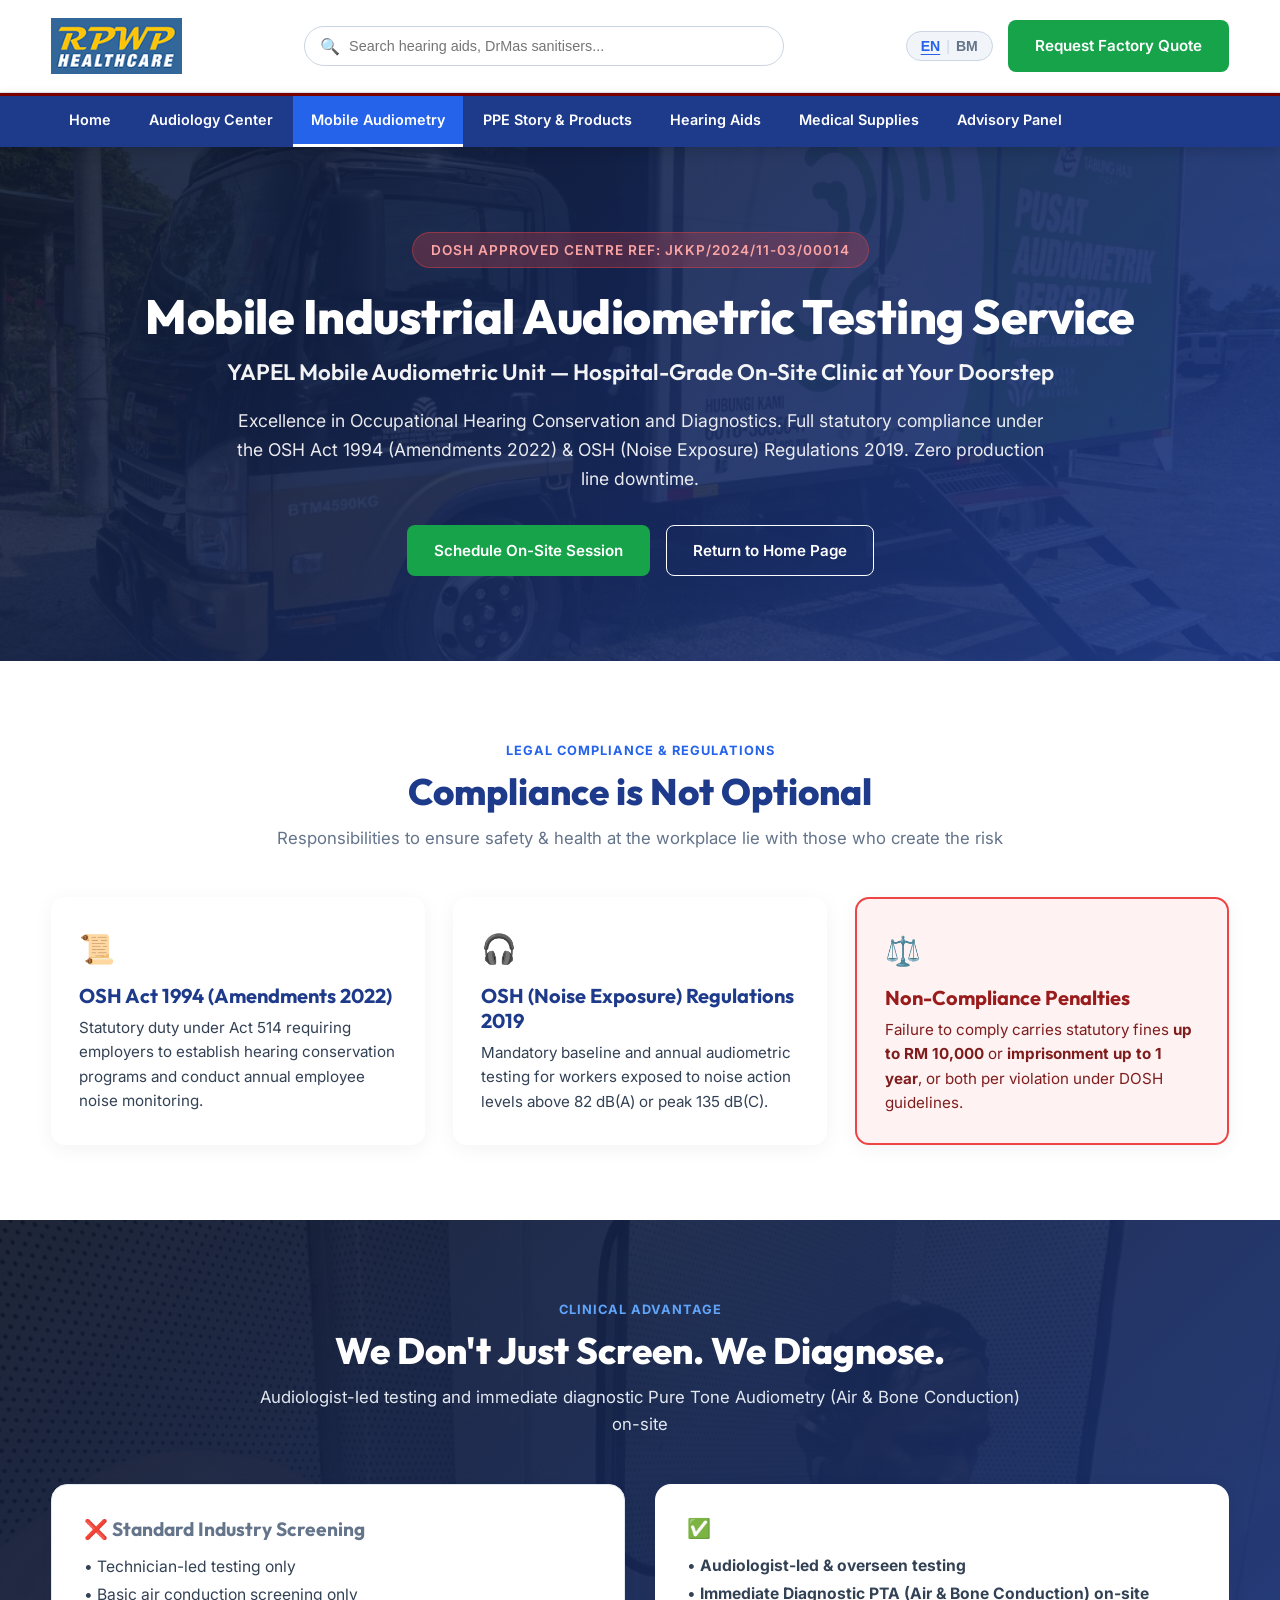
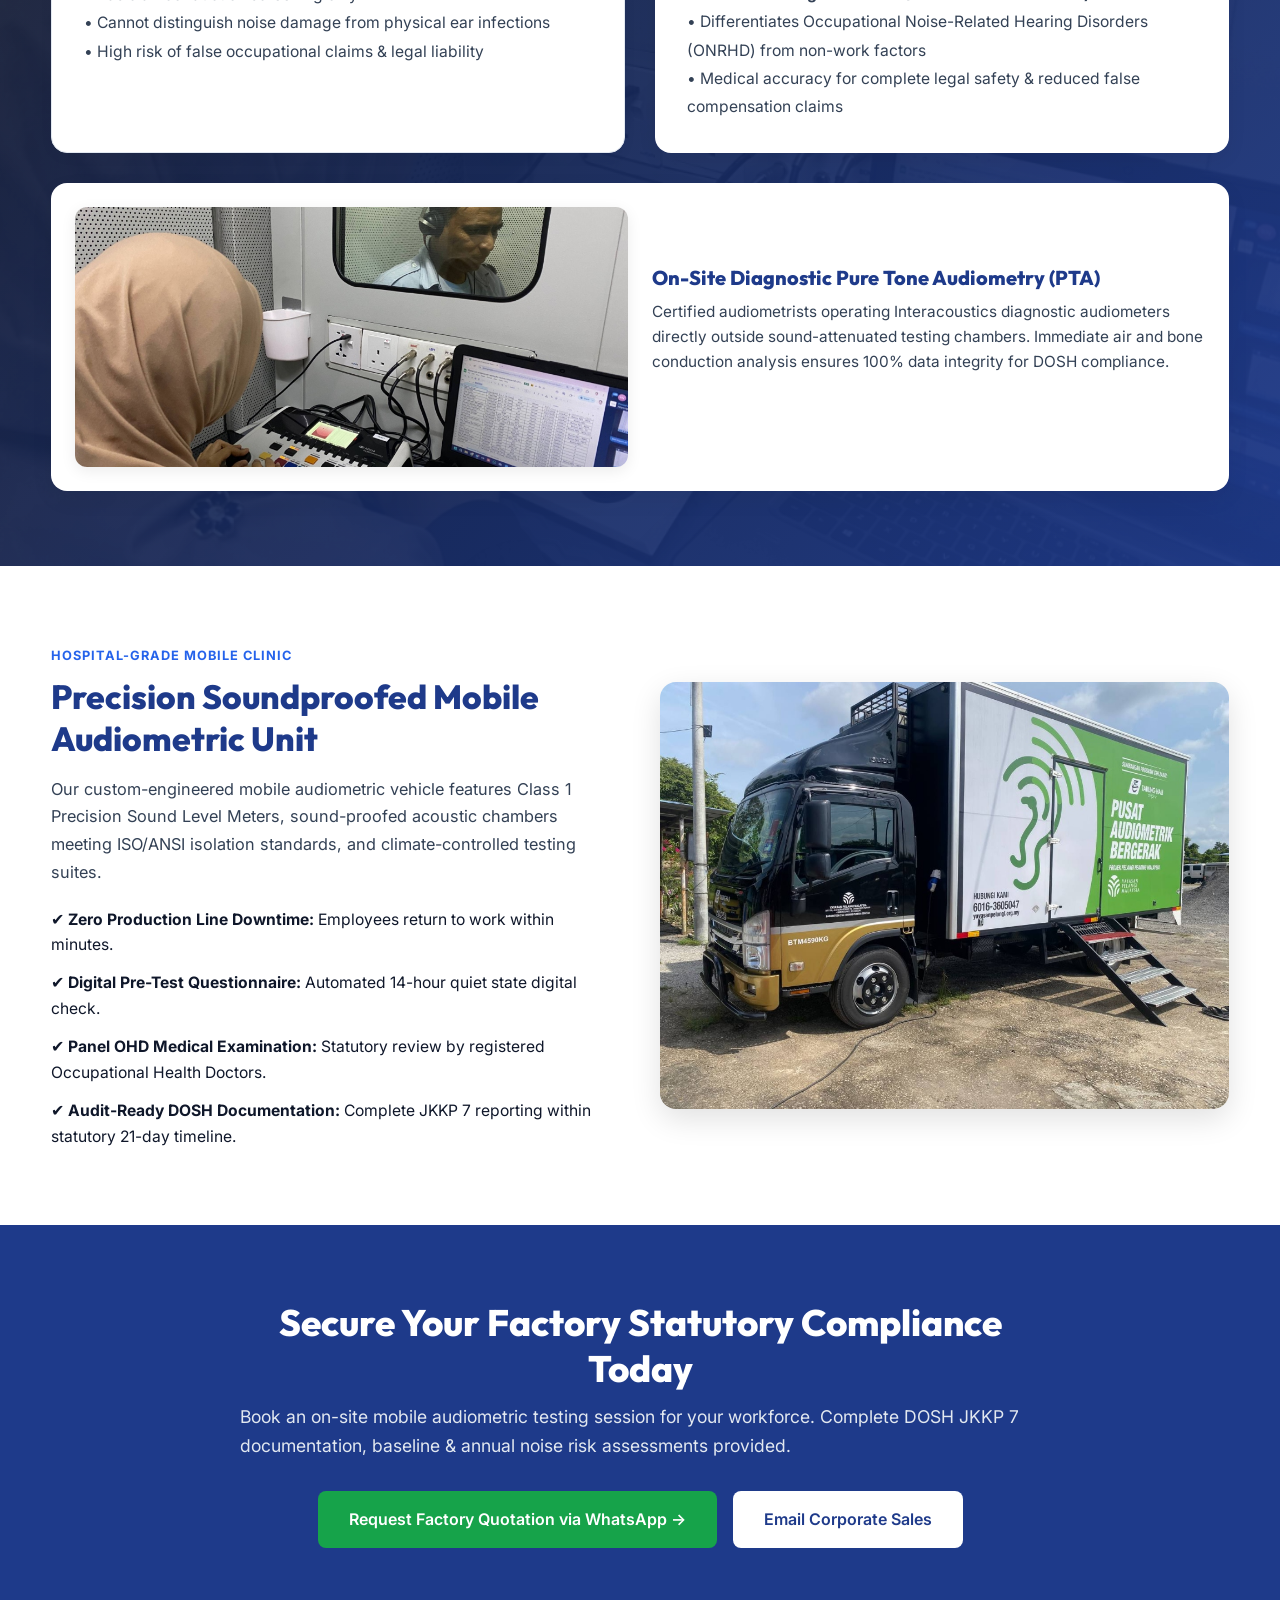
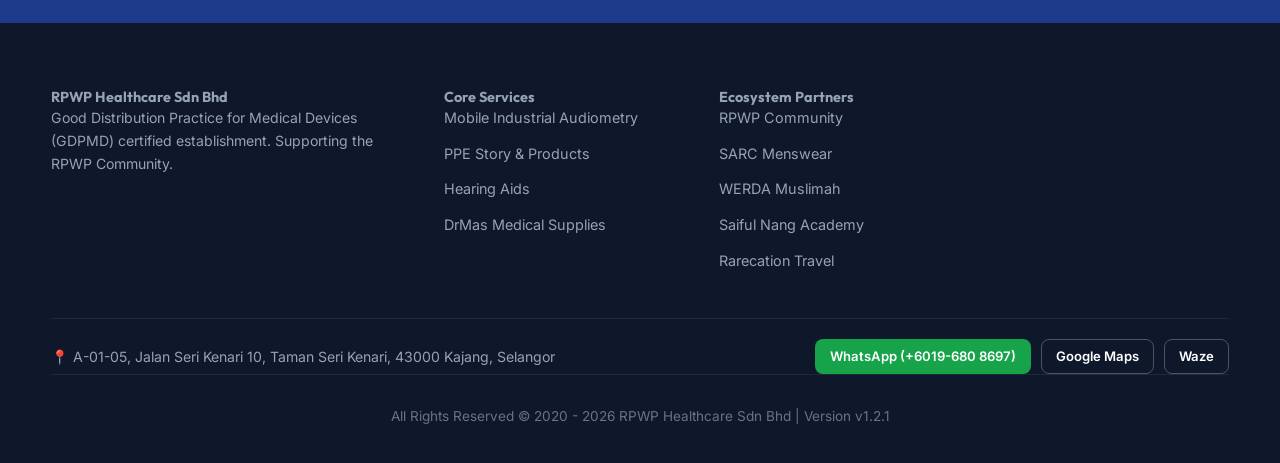
<file: audiometric-mobile.html>
<!DOCTYPE html>
<html lang="en">
<!-- Build Version v1.2.1 Dedicated Mobile Industrial Audiometric Testing Service with Dynamic Feature Toggles -->
<head>
  <meta charset="UTF-8">
  <meta name="viewport" content="width=device-width, initial-scale=1.0">
  <title>Mobile Industrial Audiometric Testing | YAPEL Mobile Audiometric Unit | RPWP Healthcare</title>
  <meta name="description" content="DOSH Approved Centre (Ref: JKKP/2024/11-03/00014) - On-site mobile industrial audiometry, occupational hearing conservation, OHD medical examination & JKKP 7 reporting. Zero factory downtime.">
  <link rel="icon" type="image/x-icon" href="favicon.ico?v=1.0.4">
  <link rel="icon" type="image/png" sizes="32x32" href="images/favicon.png?v=1.0.4">
  <link rel="icon" type="image/png" sizes="64x64" href="images/favicon-64.png?v=1.0.4">
  <link rel="apple-touch-icon" sizes="180x180" href="images/favicon-180.png?v=1.0.4">
  <link rel="stylesheet" href="css/styles.css?v=1.0.0">
  <script src="js/feature-toggle.js?v=1.2.1"></script>
</head>
<body>

  <!-- 1. Main Header -->
  <header class="site-header">
    <div class="container header-flex">
      <a href="index.html">
        <img src="images/logo-rpwp.png" alt="RPWP Healthcare Logo" class="brand-logo-img" onerror="this.src='https://www.rpwphealthcare.com/img/cms/LOGO/RPWPHC/RPWPHC%2021x9%20150.png'">
      </a>

      <div class="search-container">
        <span class="search-icon">🔍</span>
        <input type="text" class="search-input" placeholder="Search mobile audiometry, OHD reports, DOSH noise compliance..." data-i18n="search_placeholder">
      </div>

      <div style="display: flex; align-items: center; gap: 15px;">
        <button id="langToggleBtn" class="lang-toggle-btn" onclick="toggleLanguage()" aria-label="Toggle Language EN BM" title="Switch Language EN / BM">
          <span id="langLabelEN" class="lang-code active-lang">EN</span>
          <span class="lang-divider">|</span>
          <span id="langLabelBM" class="lang-code">BM</span>
        </button>
        <a href="https://wa.me/60196808697/?text=Salam%20RPWP%20Healthcare.%20I%20want%20to%20request%20a%20quotation%20for%20Mobile%20Industrial%20Audiometric%20Testing" target="_blank" class="btn btn-green">
          Request Factory Quote
        </a>
      </div>
    </div>
  </header>

  <!-- 2. Navigation Bar -->
  <nav class="site-nav">
    <div class="container">
      <ul class="nav-list">
        <li class="nav-link"><a href="index.html" data-i18n="nav_home">Home</a></li>
        <li class="nav-link"><a href="index.html#innohear" data-i18n="footer_link_audiology">Audiology Center</a></li>
        <li class="nav-link active"><a href="audiometric-mobile.html" data-i18n="nav_mobile_audio">Mobile Audiometry</a></li>
        <li class="nav-link" data-feature="ppe"><a href="ppe.html" data-i18n="nav_ppe">PPE Story & Products</a></li>
        <li class="nav-link"><a href="index.html#hearing-brands" data-i18n="nav_hearing">Hearing Aids</a></li>
        <li class="nav-link" data-feature="ppe"><a href="index.html#products" data-i18n="nav_supplies">Medical Supplies</a></li>
        <li class="nav-link"><a href="index.html#advisory" data-i18n="nav_advisory">Advisory Panel</a></li>
      </ul>
    </div>
  </nav>

  <!-- 3. Page Hero Banner (WITH AUTHENTIC PUSAT AUDIOMETRIK BERGERAK ISUZU TRUCK BACKDROP IMAGE) -->
  <section class="hero-section" style="background: linear-gradient(135deg, rgba(15,23,42,0.88), rgba(30,58,138,0.92)), url('images/mobile-audiometry-truck.jpg') center/cover no-repeat;">
    <div class="container">
      <div class="hero-tag" style="background: rgba(239,68,68,0.25); border: 1px solid rgba(239,68,68,0.4); color: #FCA5A5;">
        DOSH APPROVED CENTRE REF: JKKP/2024/11-03/00014
      </div>
      <h1 class="hero-title" data-i18n="audio_hero_title">Mobile Industrial Audiometric Testing Service</h1>
      <h4 class="hero-subtitle" data-i18n="audio_hero_subtitle">YAPEL Mobile Audiometric Unit — Hospital-Grade On-Site Clinic at Your Doorstep</h4>
      <p class="hero-text">
        Excellence in Occupational Hearing Conservation and Diagnostics. Full statutory compliance under the OSH Act 1994 (Amendments 2022) & OSH (Noise Exposure) Regulations 2019. Zero production line downtime.
      </p>
      <div class="hero-cta">
        <a href="https://wa.me/60196808697/?text=Salam%20RPWP%20Healthcare.%20I%20want%20to%20schedule%20an%20on-site%20mobile%20audiometric%20session%20for%20our%20factory" target="_blank" class="btn btn-green">
          Schedule On-Site Session
        </a>
        <a href="index.html" class="btn btn-outline-white" data-i18n="btn_return_home">Return to Home Page</a>
      </div>
    </div>
  </section>

  <!-- 4. Mandatory Statutory Mandates & Legal Penalties -->
  <section class="section-padding" style="background: #FFFFFF;">
    <div class="container">
      <div style="text-align: center; max-width: 800px; margin: 0 auto 35px auto;">
        <span style="font-size: 0.8rem; font-weight: 700; color: var(--primary-blue); text-transform: uppercase; letter-spacing: 1px;" data-i18n="compliance_tag">Legal Compliance & Regulations</span>
        <h2 class="section-title" style="margin-top: 6px;" data-i18n="compliance_title">Compliance is Not Optional</h2>
        <p class="section-subtitle">Responsibilities to ensure safety & health at the workplace lie with those who create the risk</p>
      </div>

      <div class="grid-3">
        <div class="seamless-card">
          <div style="font-size: 1.8rem; margin-bottom: 10px;">📜</div>
          <h3 style="font-size: 1.25rem; color: var(--nav-bg); margin-bottom: 8px; font-weight: 700;">
            OSH Act 1994 (Amendments 2022)
          </h3>
          <p style="color: var(--text-medium); font-size: 0.95rem; line-height: 1.6;">
            Statutory duty under Act 514 requiring employers to establish hearing conservation programs and conduct annual employee noise monitoring.
          </p>
        </div>

        <div class="seamless-card">
          <div style="font-size: 1.8rem; margin-bottom: 10px;">🎧</div>
          <h3 style="font-size: 1.25rem; color: var(--nav-bg); margin-bottom: 8px; font-weight: 700;">
            OSH (Noise Exposure) Regulations 2019
          </h3>
          <p style="color: var(--text-medium); font-size: 0.95rem; line-height: 1.6;">
            Mandatory baseline and annual audiometric testing for workers exposed to noise action levels above 82 dB(A) or peak 135 dB(C).
          </p>
        </div>

        <div class="seamless-card" style="border: 2px solid #EF4444; background: #FEF2F2;">
          <div style="font-size: 1.8rem; margin-bottom: 10px;">⚖️</div>
          <h3 style="font-size: 1.25rem; color: #991B1B; margin-bottom: 8px; font-weight: 700;">
            Non-Compliance Penalties
          </h3>
          <p style="color: #7F1D1D; font-size: 0.95rem; line-height: 1.6;">
            Failure to comply carries statutory fines <strong>up to RM 10,000</strong> or <strong>imprisonment up to 1 year</strong>, or both per violation under DOSH guidelines.
          </p>
        </div>
      </div>
    </div>
  </section>

  <!-- 5. The YPM & RPWP Clinical Advantage: Audiologist-Led vs Basic Screening (WITH AUTHENTIC AUDIOMETRIC BOOTH BACKDROP IMAGE) -->
  <section class="section-padding" style="background: linear-gradient(135deg, rgba(15,23,42,0.92), rgba(30,58,138,0.94)), url('images/audiometric-booth-test.jpg?v=1.0.1') center/cover no-repeat; color: #FFFFFF;">
    <div class="container">
      <div style="text-align: center; max-width: 820px; margin: 0 auto 35px auto;">
        <span style="font-size: 0.8rem; font-weight: 700; color: #60A5FA; text-transform: uppercase; letter-spacing: 1px;" data-i18n="clinical_adv_tag">Clinical Advantage</span>
        <h2 class="section-title-white" style="margin-top: 6px;" data-i18n="clinical_adv_title">We Don't Just Screen. We Diagnose.</h2>
        <p class="section-subtitle-white">Audiologist-led testing and immediate diagnostic Pure Tone Audiometry (Air & Bone Conduction) on-site</p>
      </div>

      <div style="display: grid; grid-template-columns: repeat(auto-fit, minmax(320px, 1fr)); gap: 30px; margin-bottom: 30px;">
        <div style="background: #FFFFFF; border-radius: 16px; padding: 32px; border: 1px solid #E2E8F0; box-shadow: 0 4px 15px rgba(0,0,0,0.03);">
          <h4 style="font-size: 1.2rem; color: #64748B; margin-bottom: 12px; font-weight: 700;">
            ❌ Standard Industry Screening
          </h4>
          <ul style="color: var(--text-medium); font-size: 0.98rem; line-height: 1.8; list-style-type: none; padding-left: 0;">
            <li>• Technician-led testing only</li>
            <li>• Basic air conduction screening only</li>
            <li>• Cannot distinguish noise damage from physical ear infections</li>
            <li>• High risk of false occupational claims & legal liability</li>
          </ul>
        </div>

        <div style="background: #FFFFFF; border-radius: 16px; padding: 32px; border: 2px solid var(--primary-green); box-shadow: 0 6px 20px rgba(0,0,0,0.06);">
          <h4 style="font-size: 1.2rem; color: var(--primary-green); margin-bottom: 12px; font-weight: 800;">
            ✅ YPM & RPWP Clinical Standard
          </h4>
          <ul style="color: var(--text-medium); font-size: 0.98rem; line-height: 1.8; list-style-type: none; padding-left: 0;">
            <li>• <strong>Audiologist-led & overseen testing</strong></li>
            <li>• <strong>Immediate Diagnostic PTA (Air & Bone Conduction) on-site</strong></li>
            <li>• Differentiates Occupational Noise-Related Hearing Disorders (ONRHD) from non-work factors</li>
            <li>• Medical accuracy for complete legal safety & reduced false compensation claims</li>
          </ul>
        </div>
      </div>

      <!-- Real Diagnostic Booth Testing Showcase -->
      <div style="background: #FFFFFF; border-radius: 16px; padding: 24px; box-shadow: 0 8px 25px rgba(0,0,0,0.05); display: grid; grid-template-columns: repeat(auto-fit, minmax(280px, 1fr)); gap: 24px; align-items: center;">
        <div>
          <img src="images/audiometric-booth-test.jpg?v=1.0.1" alt="Real Audiometrist Conducting PTA Testing in Soundproof Booth" style="width: 100%; border-radius: 12px; box-shadow: 0 4px 15px rgba(0,0,0,0.08); object-fit: cover; height: 260px;">
        </div>
        <div>
          <h4 style="font-size: 1.25rem; color: var(--nav-bg); font-weight: 800; margin-bottom: 10px;">
            On-Site Diagnostic Pure Tone Audiometry (PTA)
          </h4>
          <p style="color: var(--text-medium); font-size: 0.96rem; line-height: 1.6; margin-bottom: 12px;">
            Certified audiometrists operating Interacoustics diagnostic audiometers directly outside sound-attenuated testing chambers. Immediate air and bone conduction analysis ensures 100% data integrity for DOSH compliance.
          </p>
          <div style="font-size: 0.88rem; font-weight: 700; color: var(--primary-green);">
            ✔ Calibrated Diagnostic Equipment & Soundproof Isolation Window
          </div>
        </div>
      </div>
    </div>
  </section>

  <!-- 6. Mobile Unit Specifications & Technology -->
  <section class="section-padding" style="background: #FFFFFF;">
    <div class="container">
      <div style="display: grid; grid-template-columns: repeat(auto-fit, minmax(320px, 1fr)); gap: 40px; align-items: center;">
        <div>
          <span style="font-size: 0.8rem; font-weight: 700; color: var(--primary-blue); text-transform: uppercase; letter-spacing: 1px;" data-i18n="mobile_clinic_tag">Hospital-Grade Mobile Clinic</span>
          <h2 style="font-size: 2.1rem; color: var(--nav-bg); margin: 8px 0 16px 0; font-weight: 800;">
            Precision Soundproofed Mobile Audiometric Unit
          </h2>
          <p style="color: var(--text-medium); font-size: 1.02rem; line-height: 1.7; margin-bottom: 20px;">
            Our custom-engineered mobile audiometric vehicle features Class 1 Precision Sound Level Meters, sound-proofed acoustic chambers meeting ISO/ANSI isolation standards, and climate-controlled testing suites.
          </p>
          <div style="display: flex; flex-direction: column; gap: 12px; font-size: 0.98rem; color: var(--text-dark);">
            <div>✔ <strong>Zero Production Line Downtime:</strong> Employees return to work within minutes.</div>
            <div>✔ <strong>Digital Pre-Test Questionnaire:</strong> Automated 14-hour quiet state digital check.</div>
            <div>✔ <strong>Panel OHD Medical Examination:</strong> Statutory review by registered Occupational Health Doctors.</div>
            <div>✔ <strong>Audit-Ready DOSH Documentation:</strong> Complete JKKP 7 reporting within statutory 21-day timeline.</div>
          </div>
        </div>

        <div>
          <img src="images/mobile-audiometry-truck.jpg" alt="YAPEL Official Mobile Unit Truck" style="width: 100%; border-radius: 16px; box-shadow: 0 10px 30px rgba(0,0,0,0.12); object-fit: cover;">
        </div>
      </div>
    </div>
  </section>

  <!-- 8. Book On-Site Factory Session Call to Action -->
  <section class="section-padding" style="background: var(--nav-bg); color: #FFFFFF;">
    <div class="container text-center" style="max-width: 800px;">
      <h2 class="section-title-white" data-i18n="secure_compliance_title">Secure Your Factory Statutory Compliance Today</h2>
      <p style="color: #E2E8F0; font-size: 1.1rem; line-height: 1.7; margin-bottom: 30px;">
        Book an on-site mobile audiometric testing session for your workforce. Complete DOSH JKKP 7 documentation, baseline & annual noise risk assessments provided.
      </p>
      <div style="display: flex; gap: 16px; justify-content: center; flex-wrap: wrap;">
        <a href="https://wa.me/60196808697/?text=Salam%20RPWP%20Healthcare.%20I%20want%20to%20request%20a%20quotation%20for%20Mobile%20Industrial%20Audiometric%20Testing" target="_blank" class="btn btn-green" style="font-size: 1rem; padding: 14px 30px;">
          Request Factory Quotation via WhatsApp →
        </a>
        <a href="mailto:customer@rpwphealthcare.com?subject=Mobile%20Audiometry%20Quotation%20Request" class="btn btn-white" style="font-size: 1rem; padding: 14px 30px;">
          Email Corporate Sales
        </a>
      </div>
    </div>
  </section>

  <!-- 9. Site Footer -->
  <footer class="site-footer">
    <div class="container">
      <div class="footer-grid">
        <div>
          <h4 data-i18n="footer_company_name">RPWP Healthcare Sdn Bhd</h4>
          <p style="font-size: 0.88rem; color: #94A3B8; margin-bottom: 12px;">
            Good Distribution Practice for Medical Devices (GDPMD) certified establishment. Supporting the RPWP Community.
          </p>
        </div>

        <div>
          <h4 data-i18n="footer_services_title">Core Services</h4>
          <ul class="footer-nav">
            <li><a href="audiometric-mobile.html" data-i18n="footer_link_mobile">Mobile Industrial Audiometry</a></li>
            <li data-feature="ppe"><a href="ppe.html" data-i18n="footer_link_ppe">PPE & Genesis Story</a></li>
            <li><a href="index.html#hearing-brands" data-i18n="footer_link_hearing">Hearing Aids</a></li>
            <li data-feature="ppe"><a href="index.html#products" data-i18n="cat_drmas_supplies">DrMas Medical Supplies</a></li>
          </ul>
        </div>

        <div>
          <h4 data-i18n="footer_partners_title">Ecosystem Partners</h4>
          <ul class="footer-nav">
            <li><a href="https://prihatin.net.my" target="_blank" data-i18n="partner_rpwp">RPWP Community</a></li>
            <li><a href="https://sarc.my" target="_blank" data-i18n="partner_sarc">SARC Menswear</a></li>
            <li><a href="https://werda.my" target="_blank" data-i18n="partner_werda">WERDA Muslimah</a></li>
            <li><a href="https://snap.my" target="_blank" data-i18n="partner_sna">Saiful Nang Academy</a></li>
            <li><a href="https://rarecation.com" target="_blank" data-i18n="partner_rareception">Rarecation Travel</a></li>
          </ul>
        </div>
      </div>

      <!-- HQ LOCATION & ACTION BUTTONS BAR -->
      <div style="margin-top: 25px; padding-top: 20px; border-top: 1px solid #1E293B; display: flex; justify-content: space-between; align-items: center; flex-wrap: wrap; gap: 15px; font-size: 0.88rem; color: #94A3B8;">
        <div>
          📍 <a href="https://maps.app.goo.gl/54uMagN9JnfCRUhFA" target="_blank" class="subtle-link" style="color: #94A3B8;">
            A-01-05, Jalan Seri Kenari 10, Taman Seri Kenari, 43000 Kajang, Selangor
          </a>
        </div>
        <div style="display: flex; gap: 10px; flex-wrap: wrap; align-items: center;">
          <a href="https://wa.me/60196808697/?text=Salam%20RPWP%20Healthcare" target="_blank" class="btn btn-sm btn-green" style="font-size: 0.82rem; padding: 6px 14px;">
            WhatsApp (+6019-680 8697)
          </a>
          <a href="https://maps.app.goo.gl/54uMagN9JnfCRUhFA" target="_blank" class="btn btn-sm btn-outline-white" style="font-size: 0.82rem; padding: 6px 14px; color: #FFFFFF; border-color: #475569;">
            Google Maps
          </a>
          <a href="https://waze.com/ul/hw2835bc0x" target="_blank" class="btn btn-sm btn-outline-white" style="font-size: 0.82rem; padding: 6px 14px; color: #FFFFFF; border-color: #475569;">
            Waze
          </a>
        </div>
      </div>

      <div class="footer-bottom">
        <p data-i18n="footer_rights_reserved">All Rights Reserved © 2020 - 2026 RPWP Healthcare Sdn Bhd | Version v1.2.1</p>
      </div>
    </div>
  </footer>

  <script src="js/data.js?v=1.0.0"></script>
  <script src="js/app.js?v=1.0.0"></script>
  <script src="js/i18n.js?v=1.0.0"></script>
</body>
</html>
</file>
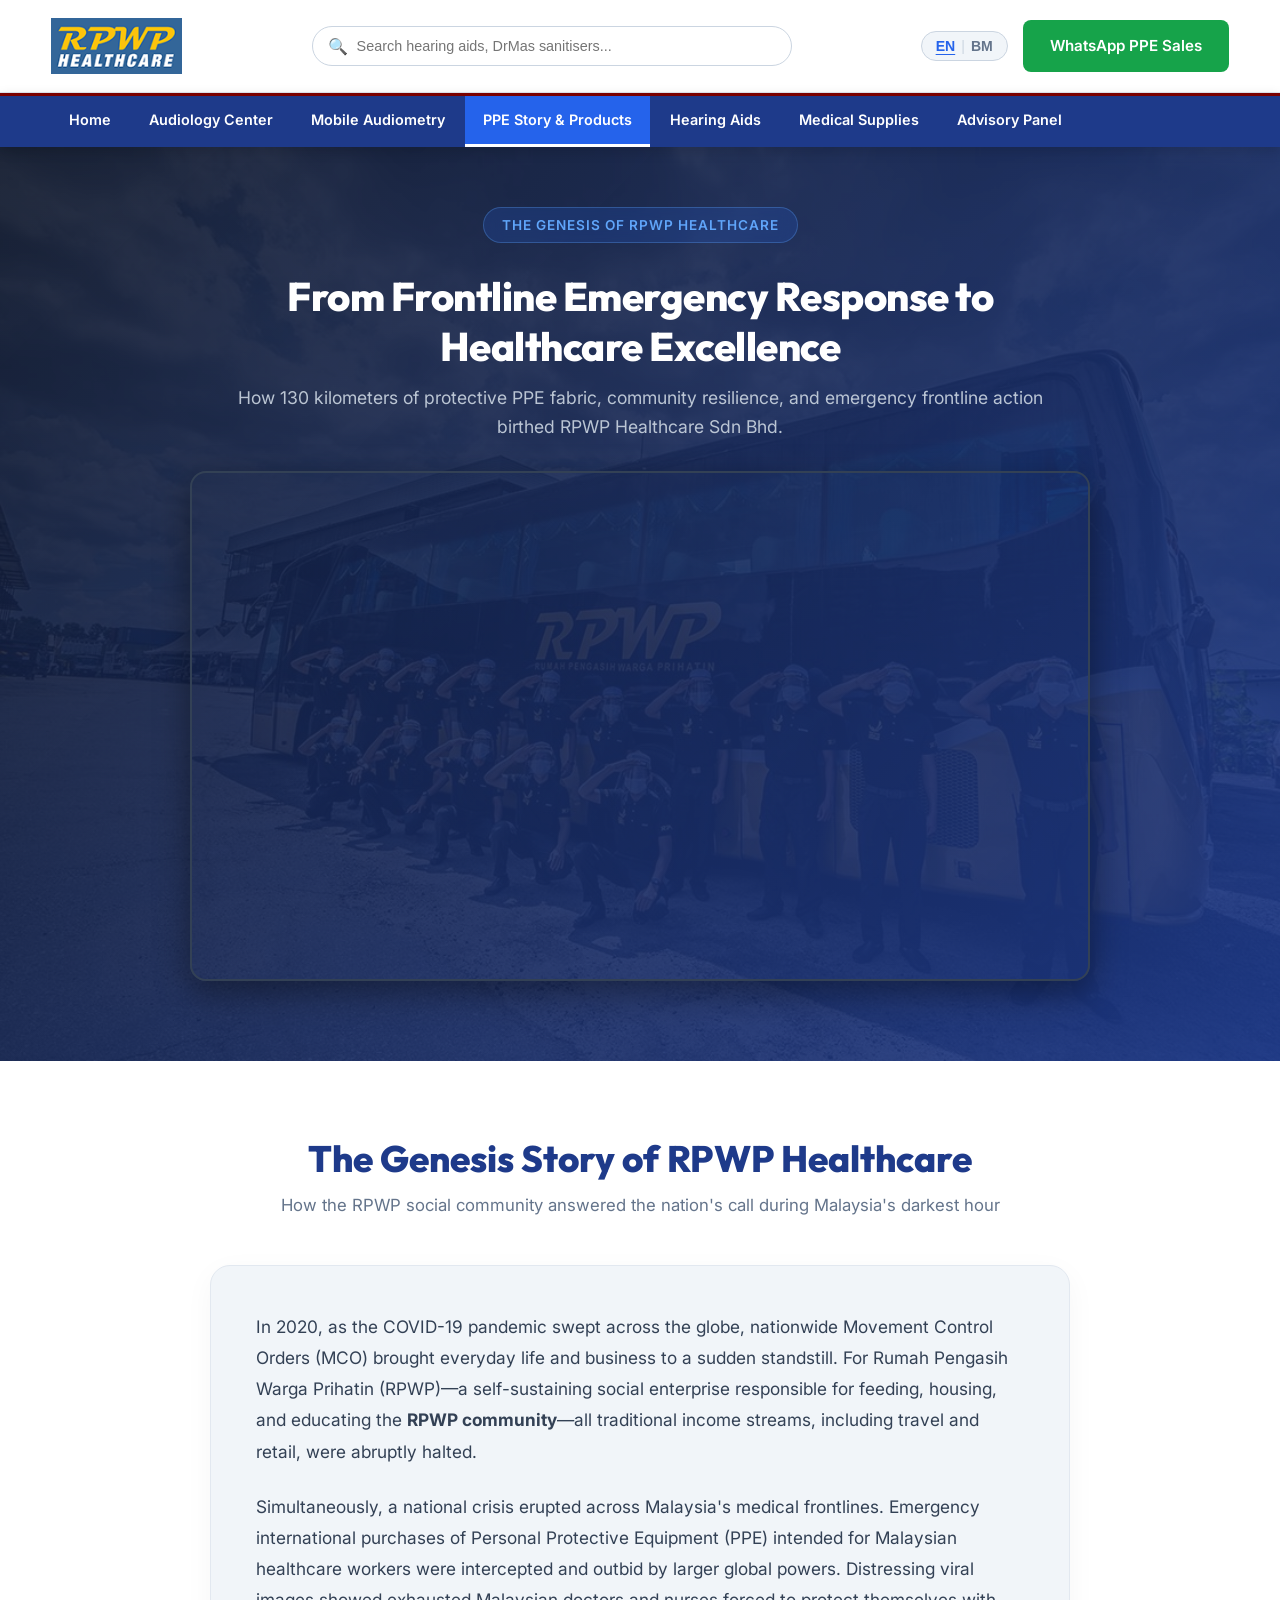
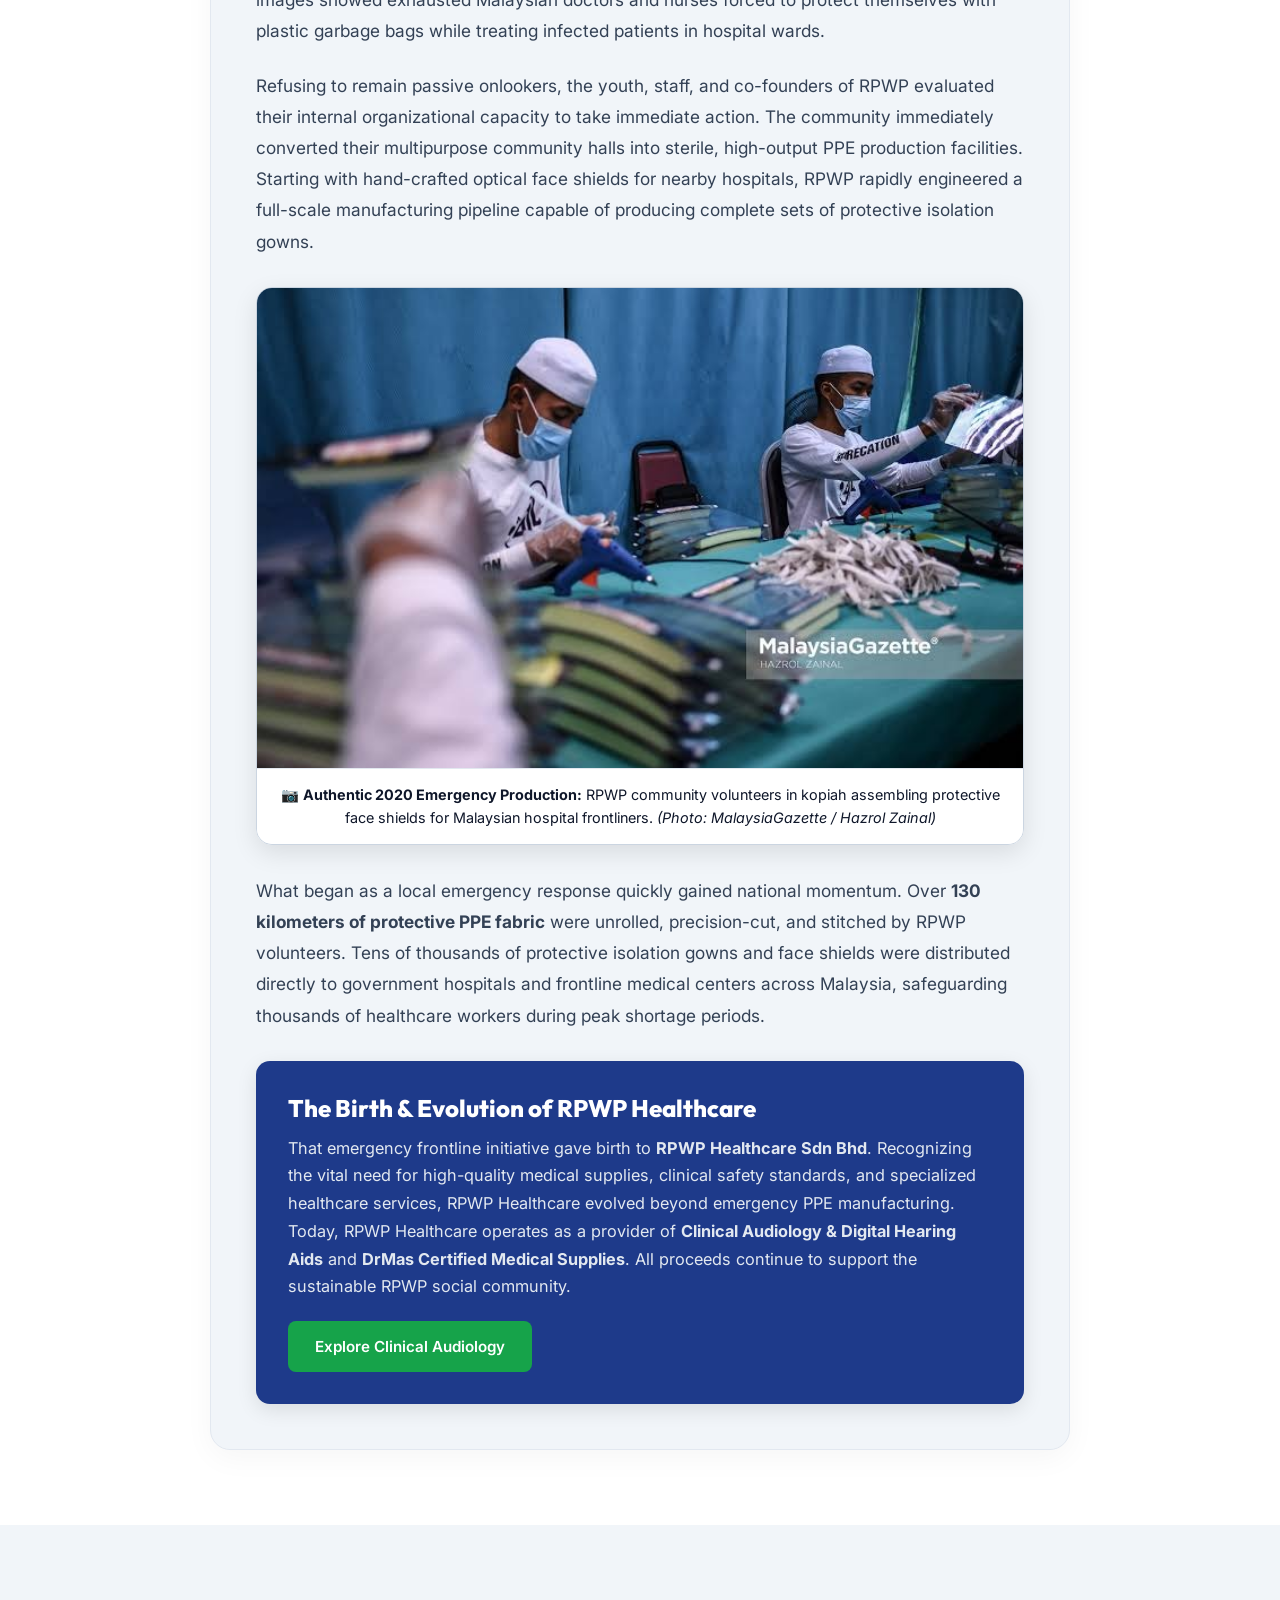
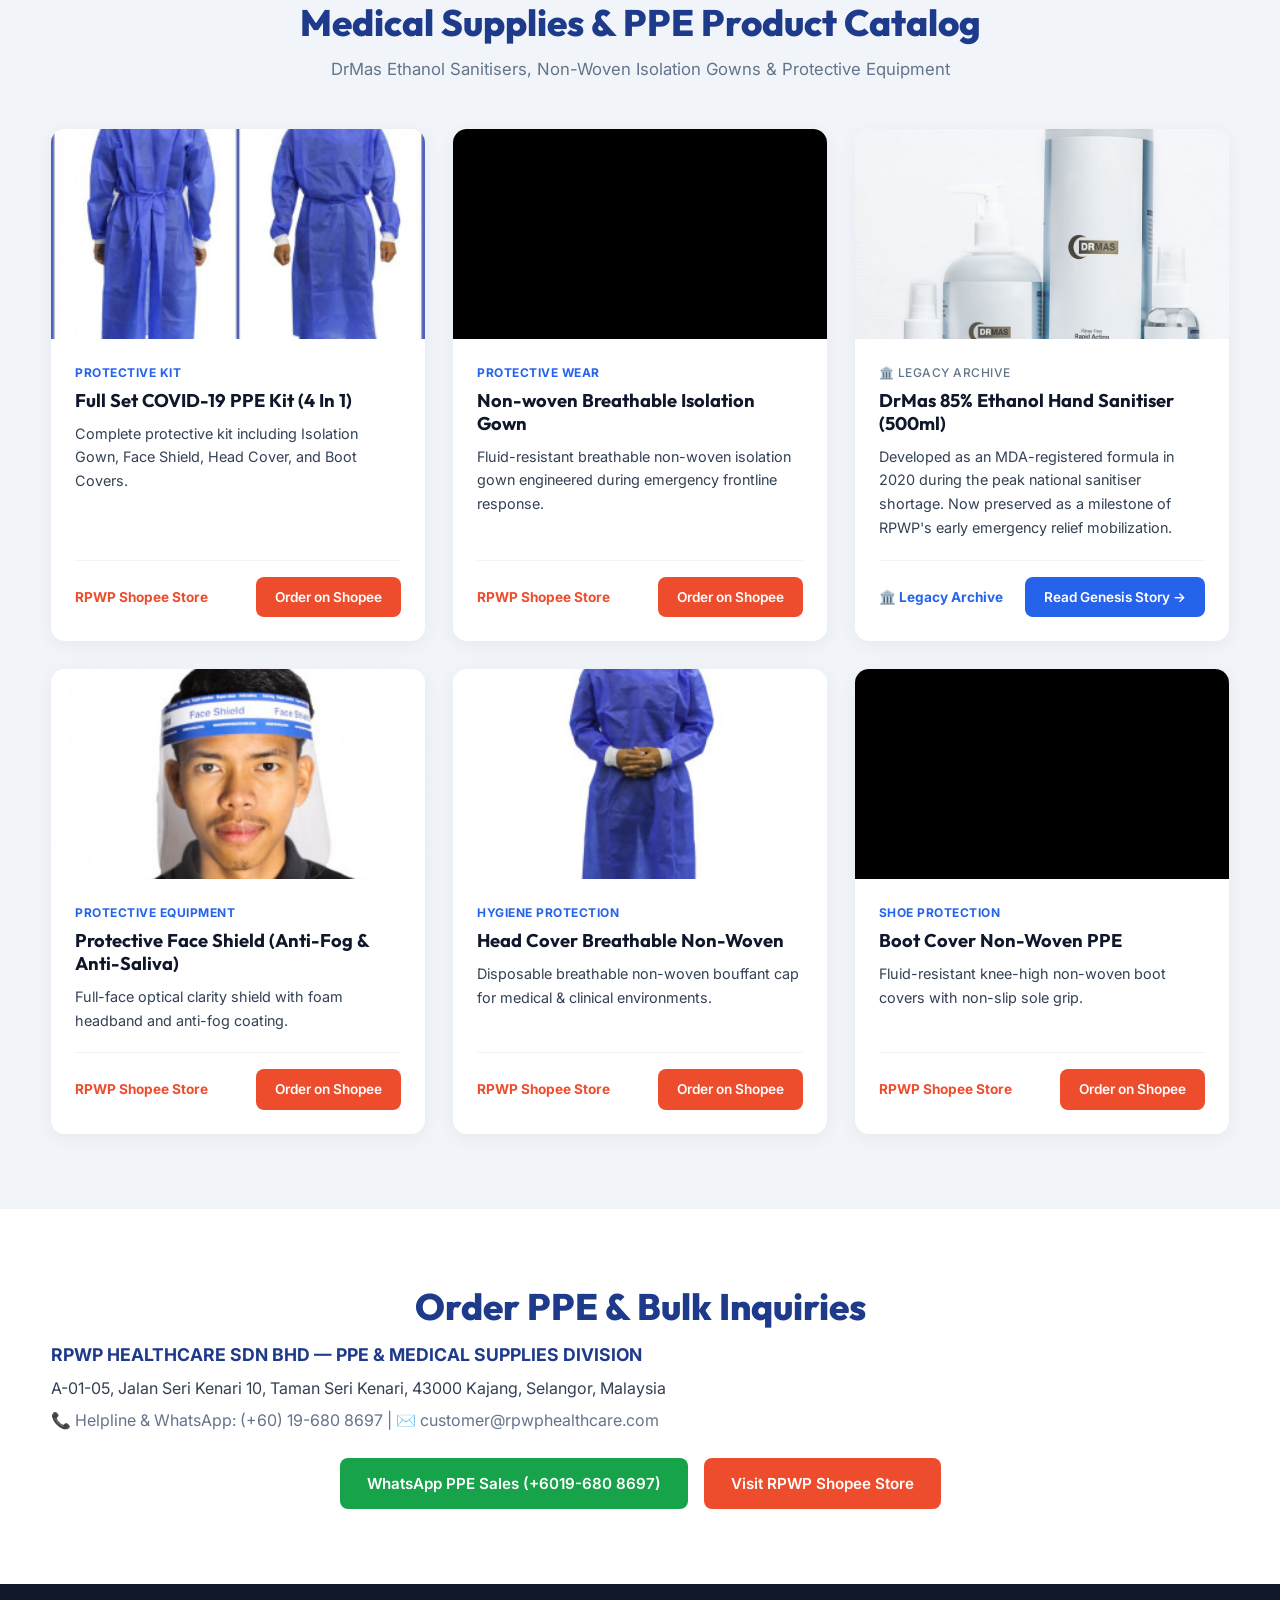
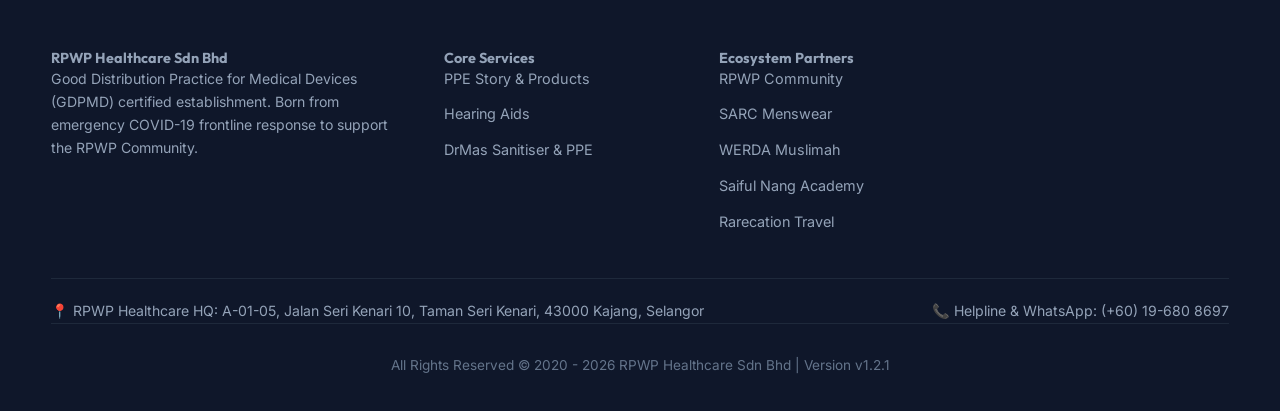
<file: ppe.html>
<!DOCTYPE html>
<html lang="en">
<!-- Build Version v1.2.1 Dedicated PPE Products & The Genesis Story of RPWP Healthcare with Dynamic Feature Toggles -->
<head>
  <meta charset="UTF-8">
  <meta name="viewport" content="width=device-width, initial-scale=1.0">
  <title>PPE Products & The Genesis Story | RPWP Healthcare</title>
  <meta name="description" content="Discover how 130km of protective PPE fabric & community response to the COVID-19 frontline crisis gave birth to RPWP Healthcare Sdn Bhd. Order DrMas protective PPE & sanitisers.">
  <link rel="icon" type="image/x-icon" href="favicon.ico?v=1.0.4">
  <link rel="icon" type="image/png" sizes="32x32" href="images/favicon.png?v=1.0.4">
  <link rel="icon" type="image/png" sizes="64x64" href="images/favicon-64.png?v=1.0.4">
  <link rel="apple-touch-icon" sizes="180x180" href="images/favicon-180.png?v=1.0.4">
  <link rel="stylesheet" href="css/styles.css?v=1.0.0">
  <script src="js/feature-toggle.js?v=1.2.1"></script>
</head>
<body>

  <!-- 1. Main Header -->
  <header class="site-header">
    <div class="container header-flex">
      <a href="index.html">
        <img src="images/logo-rpwp.png" alt="RPWP Healthcare Logo" class="brand-logo-img" onerror="this.src='https://www.rpwphealthcare.com/img/cms/LOGO/RPWPHC/RPWPHC%2021x9%20150.png'">
      </a>

      <div class="search-container">
        <span class="search-icon">🔍</span>
        <input type="text" class="search-input" placeholder="Search isolation gowns, face shields, DrMas sanitisers..." data-i18n="search_placeholder">
      </div>

      <div style="display: flex; align-items: center; gap: 15px;">
        <button id="langToggleBtn" class="lang-toggle-btn" onclick="toggleLanguage()" aria-label="Toggle Language EN BM" title="Switch Language EN / BM">
          <span id="langLabelEN" class="lang-code active-lang">EN</span>
          <span class="lang-divider">|</span>
          <span id="langLabelBM" class="lang-code">BM</span>
        </button>
        <a href="https://wa.me/60196808697/?text=Salam%20RPWP%20Healthcare.%20I%20want%20to%20order%20PPE%20supplies" target="_blank" class="btn btn-green">
          WhatsApp PPE Sales
        </a>
      </div>
    </div>
  </header>

  <!-- 2. Navigation Bar -->
  <nav class="site-nav">
    <div class="container">
      <ul class="nav-list">
        <li class="nav-link"><a href="index.html" data-i18n="nav_home">Home</a></li>
        <li class="nav-link"><a href="index.html#innohear" data-i18n="footer_link_audiology">Audiology Center</a></li>
        <li class="nav-link"><a href="audiometric-mobile.html" data-i18n="nav_mobile_audio">Mobile Audiometry</a></li>
        <li class="nav-link active" data-feature="ppe"><a href="ppe.html" data-i18n="nav_ppe">PPE Story & Products</a></li>
        <li class="nav-link"><a href="index.html#hearing-brands" data-i18n="nav_hearing">Hearing Aids</a></li>
        <li class="nav-link" data-feature="ppe"><a href="#catalog" data-i18n="nav_supplies">Medical Supplies</a></li>
        <li class="nav-link"><a href="index.html#advisory" data-i18n="nav_advisory">Advisory Panel</a></li>
      </ul>
    </div>
  </nav>
  <!-- 3. Hero Section & Documentary Video Embed -->
  <section id="genesis-video" class="hero-section" style="background: linear-gradient(135deg, rgba(15,23,42,0.9), rgba(30,58,138,0.92)), url('images/rpwp-bus.jpg') center/cover no-repeat; padding: 60px 0;">
    <div class="container">
      <div style="max-width: 900px; margin: 0 auto; text-align: center;">
        <div class="hero-tag" style="background: rgba(37, 99, 235, 0.2); color: #60A5FA; border: 1px solid rgba(96, 165, 250, 0.3);">THE GENESIS OF RPWP HEALTHCARE</div>
        <h1 class="hero-title" style="font-size: 2.5rem; margin-top: 10px;" data-i18n="ppe_hero_title">From Frontline COVID-19 Emergency Response to Clinical Healthcare Excellence</h1>
        <p class="hero-text" style="font-size: 1.1rem; color: #CBD5E1; margin-bottom: 30px;">
          How 130 kilometers of protective PPE fabric, community resilience, and emergency frontline action birthed RPWP Healthcare Sdn Bhd.
        </p>

        <!-- Embedded Documentary Video -->
        <div style="position: relative; padding-bottom: 56.25%; height: 0; overflow: hidden; border-radius: 16px; box-shadow: 0 12px 35px rgba(0,0,0,0.4); border: 2px solid #334155; margin-bottom: 20px;">
          <iframe 
            src="https://www.youtube.com/embed/3lUMY45BYGg" 
            title="RPWP Healthcare COVID-19 PPE Genesis Story Documentary" 
            style="position: absolute; top: 0; left: 0; width: 100%; height: 100%; border: 0;" 
            allow="accelerometer; autoplay; clipboard-write; encrypted-media; gyroscope; picture-in-picture" 
            allowfullscreen>
          </iframe>
        </div>
      </div>
    </div>
  </section>

  <!-- 4. The Genesis Story (Seamless Continuous Narrative — NO CHAPTERS) -->
  <section class="section-padding" style="background: #FFFFFF;">
    <div class="container" style="max-width: 860px;">
      
      <div style="text-align: center; margin-bottom: 40px;">
        <h2 class="section-title" data-i18n="ppe_genesis_title">The Genesis Story of RPWP Healthcare</h2>
        <p class="section-subtitle">How the RPWP social community answered the nation's call during Malaysia's darkest hour</p>
      </div>

      <!-- Unified Story Card Container -->
      <div style="background: var(--bg-subtle); border-radius: 20px; padding: 45px; box-shadow: 0 8px 30px rgba(0,0,0,0.04); border: 1px solid #E2E8F0;">
        
        <p style="color: var(--text-medium); line-height: 1.8; font-size: 1.08rem; margin-bottom: 24px;">
          In 2020, as the COVID-19 pandemic swept across the globe, nationwide Movement Control Orders (MCO) brought everyday life and business to a sudden standstill. For Rumah Pengasih Warga Prihatin (RPWP)—a self-sustaining social enterprise responsible for feeding, housing, and educating the <strong>RPWP community</strong>—all traditional income streams, including travel and retail, were abruptly halted.
        </p>

        <p style="color: var(--text-medium); line-height: 1.8; font-size: 1.08rem; margin-bottom: 24px;">
          Simultaneously, a national crisis erupted across Malaysia's medical frontlines. Emergency international purchases of Personal Protective Equipment (PPE) intended for Malaysian healthcare workers were intercepted and outbid by larger global powers. Distressing viral images showed exhausted Malaysian doctors and nurses forced to protect themselves with plastic garbage bags while treating infected patients in hospital wards.
        </p>

        <p style="color: var(--text-medium); line-height: 1.8; font-size: 1.08rem; margin-bottom: 24px;">
          Refusing to remain passive onlookers, the youth, staff, and co-founders of RPWP evaluated their internal organizational capacity to take immediate action. The community immediately converted their multipurpose community halls into sterile, high-output PPE production facilities. Starting with hand-crafted optical face shields for nearby hospitals, RPWP rapidly engineered a full-scale manufacturing pipeline capable of producing complete sets of protective isolation gowns.
        </p>

        <!-- Authentic Emergency Face Shield Production Photo -->
        <div style="margin: 30px 0; border-radius: 16px; overflow: hidden; box-shadow: 0 8px 25px rgba(0,0,0,0.1); border: 1px solid #CBD5E1;">
          <img src="images/ppe-production-volunteers.jpg" alt="RPWP Community Volunteers Assembling Face Shields During COVID-19 Emergency" style="width: 100%; display: block; max-height: 480px; object-fit: cover;">
          <div style="background: #FFFFFF; padding: 14px 20px; font-size: 0.9rem; color: var(--text-dark); border-top: 1px solid #E2E8F0; text-align: center;">
            📷 <strong>Authentic 2020 Emergency Production:</strong> RPWP community volunteers in kopiah assembling protective face shields for Malaysian hospital frontliners. <em>(Photo: MalaysiaGazette / Hazrol Zainal)</em>
          </div>
        </div>

        <p style="color: var(--text-medium); line-height: 1.8; font-size: 1.08rem; margin-bottom: 24px;">
          What began as a local emergency response quickly gained national momentum. Over <strong>130 kilometers of protective PPE fabric</strong> were unrolled, precision-cut, and stitched by RPWP volunteers. Tens of thousands of protective isolation gowns and face shields were distributed directly to government hospitals and frontline medical centers across Malaysia, safeguarding thousands of healthcare workers during peak shortage periods.
        </p>

        <div style="background: var(--nav-bg); color: #FFFFFF; border-radius: 14px; padding: 32px; margin-top: 30px; box-shadow: 0 6px 20px rgba(0,0,0,0.1);">
          <h3 style="font-size: 1.5rem; color: #FFFFFF; margin-bottom: 12px; font-weight: 800;">
            The Birth & Evolution of RPWP Healthcare
          </h3>
          <p style="color: #E2E8F0; line-height: 1.7; font-size: 1.02rem; margin-bottom: 20px;">
            That emergency frontline initiative gave birth to <strong>RPWP Healthcare Sdn Bhd</strong>. Recognizing the vital need for high-quality medical supplies, clinical safety standards, and specialized healthcare services, RPWP Healthcare evolved beyond emergency PPE manufacturing. Today, RPWP Healthcare operates as a provider of <strong>Clinical Audiology & Digital Hearing Aids</strong> and <strong>DrMas Certified Medical Supplies</strong>. All proceeds continue to support the sustainable RPWP social community.
          </p>
          <div style="display: flex; gap: 16px; flex-wrap: wrap;">
            <a href="index.html#hearing-brands" class="btn btn-green" data-i18n="btn_explore_audio">Explore Clinical Audiology</a>
          </div>
        </div>

      </div>

    </div>
  </section>

  <!-- 5. PPE & Medical Supplies Catalog Section -->
  <section id="catalog" class="section-padding" style="background: var(--bg-subtle);">
    <div class="container">
      <div style="text-align: center; margin-bottom: 40px;">
        <h2 class="section-title" data-i18n="ppe_catalog_title">Medical Supplies & PPE Product Catalog</h2>
        <p class="section-subtitle">DrMas Ethanol Sanitisers, Non-Woven Isolation Gowns & Protective Equipment</p>
      </div>

      <div class="grid-3">
        <!-- Item 1: Full Set PPE Kit -->
        <div class="media-card">
          <div class="media-img-wrapper">
            <a href="https://shopee.com.my/rpwpshop?categoryId=100001&entryPoint=ShopByPDP&itemId=4391308599" target="_blank" style="width: 100%; height: 100%;">
              <img src="images/ppe-fullset.jpg" alt="Full Set COVID-19 PPE Kit" class="media-img">
            </a>
          </div>
          <div class="media-body">
            <span class="category-tag" data-i18n="cat_protective_kit">Protective Kit</span>
            <h3 class="card-heading">
              <a href="https://shopee.com.my/rpwpshop?categoryId=100001&entryPoint=ShopByPDP&itemId=4391308599" target="_blank" class="subtle-link">
                Full Set COVID-19 PPE Kit (4 In 1)
              </a>
            </h3>
            <p class="card-text">Complete protective kit including Isolation Gown, Face Shield, Head Cover, and Boot Covers.</p>
            <div class="card-footer">
              <span style="font-size: 0.85rem; font-weight: 700; color: #EE4D2D;" data-i18n="shopee_store_tag">RPWP Shopee Store</span>
              <a href="https://shopee.com.my/rpwpshop?categoryId=100001&entryPoint=ShopByPDP&itemId=4391308599" target="_blank" class="btn btn-sm btn-orange" data-i18n="btn_order_shopee">Order on Shopee</a>
            </div>
          </div>
        </div>

        <!-- Item 2: Isolation Gown PPE -->
        <div class="media-card">
          <div class="media-img-wrapper">
            <a href="https://shopee.com.my/rpwpshop?categoryId=100001&entryPoint=ShopByPDP&itemId=4391308599" target="_blank" style="width: 100%; height: 100%;">
              <img src="images/ppe-gown.jpg" alt="Isolation Gown PPE" class="media-img">
            </a>
          </div>
          <div class="media-body">
            <span class="category-tag" data-i18n="cat_protective_wear">Protective Wear</span>
            <h3 class="card-heading">
              <a href="https://shopee.com.my/rpwpshop?categoryId=100001&entryPoint=ShopByPDP&itemId=4391308599" target="_blank" class="subtle-link">
                Non-woven Breathable Isolation Gown
              </a>
            </h3>
            <p class="card-text">Fluid-resistant breathable non-woven isolation gown engineered during emergency frontline response.</p>
            <div class="card-footer">
              <span style="font-size: 0.85rem; font-weight: 700; color: #EE4D2D;" data-i18n="shopee_store_tag">RPWP Shopee Store</span>
              <a href="https://shopee.com.my/rpwpshop?categoryId=100001&entryPoint=ShopByPDP&itemId=4391308599" target="_blank" class="btn btn-sm btn-orange" data-i18n="btn_order_shopee">Order on Shopee</a>
            </div>
          </div>
        </div>

        <!-- Item 3: DrMas Hand Sanitiser -->
        <div class="media-card">
          <div class="media-img-wrapper">
            <a href="#genesis-video" style="width: 100%; height: 100%;">
              <img src="images/sanitiser-500ml.jpg" alt="DrMas Hand Sanitiser" class="media-img" style="filter: grayscale(30%); opacity: 0.85;">
            </a>
          </div>
          <div class="media-body">
            <span class="category-tag" data-i18n="cat_historical_archive" style="color: #64748B; font-weight: 500;">🏛️ Legacy Archive</span>
            <h3 class="card-heading">
              <a href="#genesis-video" class="subtle-link">
                DrMas 85% Ethanol Hand Sanitiser (500ml)
              </a>
            </h3>
            <p class="card-text" data-i18n="item_sanitiser_archived_desc">Developed as an MDA-registered formula in 2020 during the peak national sanitiser shortage. Now preserved as a milestone of RPWP's early emergency relief mobilization.</p>
            <div class="card-footer">
              <span style="font-size: 0.85rem; font-weight: 700; color: var(--primary-blue);" data-i18n="cat_historical_archive">🏛️ Legacy Archive</span>
              <a href="#genesis-video" class="btn btn-sm btn-blue" data-i18n="btn_read_genesis">Read Genesis Story →</a>
            </div>
          </div>
        </div>

        <!-- Item 4: Face Shield -->
        <div class="media-card">
          <div class="media-img-wrapper">
            <a href="https://shopee.com.my/rpwpshop?categoryId=100001&entryPoint=ShopByPDP&itemId=4391308599" target="_blank" style="width: 100%; height: 100%;">
              <img src="images/face-shield.jpg" alt="Face Shield" class="media-img">
            </a>
          </div>
          <div class="media-body">
            <span class="category-tag" data-i18n="cat_protective_equipment">Protective Equipment</span>
            <h3 class="card-heading">
              <a href="https://shopee.com.my/rpwpshop?categoryId=100001&entryPoint=ShopByPDP&itemId=4391308599" target="_blank" class="subtle-link">
                Protective Face Shield (Anti-Fog & Anti-Saliva)
              </a>
            </h3>
            <p class="card-text" data-i18n="item_shield_desc">Full-face optical clarity shield with foam headband and anti-fog coating.</p>
            <div class="card-footer">
              <span style="font-size: 0.85rem; font-weight: 700; color: #EE4D2D;" data-i18n="shopee_store_tag">RPWP Shopee Store</span>
              <a href="https://shopee.com.my/rpwpshop?categoryId=100001&entryPoint=ShopByPDP&itemId=4391308599" target="_blank" class="btn btn-sm btn-orange" data-i18n="btn_order_shopee">Order on Shopee</a>
            </div>
          </div>
        </div>

        <!-- Item 5: Head Cover -->
        <div class="media-card">
          <div class="media-img-wrapper">
            <a href="https://shopee.com.my/rpwpshop?categoryId=100001&entryPoint=ShopByPDP&itemId=4391308599" target="_blank" style="width: 100%; height: 100%;">
              <img src="images/head-cover.jpg" alt="Head Cover" class="media-img">
            </a>
          </div>
          <div class="media-body">
            <span class="category-tag" data-i18n="cat_hygiene_protection">Hygiene Protection</span>
            <h3 class="card-heading">
              <a href="https://shopee.com.my/rpwpshop?categoryId=100001&entryPoint=ShopByPDP&itemId=4391308599" target="_blank" class="subtle-link">
                Head Cover Breathable Non-Woven
              </a>
            </h3>
            <p class="card-text" data-i18n="item_cap_desc">Disposable breathable non-woven bouffant cap for medical & clinical environments.</p>
            <div class="card-footer">
              <span style="font-size: 0.85rem; font-weight: 700; color: #EE4D2D;" data-i18n="shopee_store_tag">RPWP Shopee Store</span>
              <a href="https://shopee.com.my/rpwpshop?categoryId=100001&entryPoint=ShopByPDP&itemId=4391308599" target="_blank" class="btn btn-sm btn-orange" data-i18n="btn_order_shopee">Order on Shopee</a>
            </div>
          </div>
        </div>

        <!-- Item 6: Boot Cover -->
        <div class="media-card">
          <div class="media-img-wrapper">
            <a href="https://shopee.com.my/rpwpshop?categoryId=100001&entryPoint=ShopByPDP&itemId=4391308599" target="_blank" style="width: 100%; height: 100%;">
              <img src="images/boot-cover.jpg" alt="Boot Cover" class="media-img">
            </a>
          </div>
          <div class="media-body">
            <span class="category-tag" data-i18n="cat_shoe_protection">Shoe Protection</span>
            <h3 class="card-heading">
              <a href="https://shopee.com.my/rpwpshop?categoryId=100001&entryPoint=ShopByPDP&itemId=4391308599" target="_blank" class="subtle-link">
                Boot Cover Non-Woven PPE
              </a>
            </h3>
            <p class="card-text" data-i18n="item_boot_desc">Fluid-resistant knee-high non-woven boot covers with non-slip sole grip.</p>
            <div class="card-footer">
              <span style="font-size: 0.85rem; font-weight: 700; color: #EE4D2D;" data-i18n="shopee_store_tag">RPWP Shopee Store</span>
              <a href="https://shopee.com.my/rpwpshop?categoryId=100001&entryPoint=ShopByPDP&itemId=4391308599" target="_blank" class="btn btn-sm btn-orange" data-i18n="btn_order_shopee">Order on Shopee</a>
            </div>
          </div>
        </div>
      </div>
    </div>
  </section>

  <!-- 6. Contact Section -->
  <section id="contact" class="section-padding" style="background: #FFFFFF;">
    <div class="container text-center">
      <h2 class="section-title" data-i18n="order_ppe_title">Order PPE & Bulk Inquiries</h2>
      <p style="font-size: 1.1rem; font-weight: 700; color: var(--nav-bg); margin-top: 10px;">
        RPWP HEALTHCARE SDN BHD — PPE & MEDICAL SUPPLIES DIVISION
      </p>
      <p style="color: var(--text-medium); margin-top: 6px; font-size: 1rem;">
        A-01-05, Jalan Seri Kenari 10, Taman Seri Kenari, 43000 Kajang, Selangor, Malaysia
      </p>
      <p style="color: var(--text-light); margin-top: 6px;">📞 Helpline & WhatsApp: (+60) 19-680 8697 | ✉️ customer@rpwphealthcare.com</p>

      <div style="display: flex; gap: 16px; justify-content: center; margin-top: 24px; flex-wrap: wrap;">
        <a href="https://wa.me/60196808697/?text=Salam%20RPWP%20Healthcare.%20I%20want%20to%20inquire%20about%20bulk%20PPE%20orders" target="_blank" class="btn btn-green">
          WhatsApp PPE Sales (+6019-680 8697)
        </a>
        <a href="https://shopee.com.my/rpwpshop?categoryId=100001&entryPoint=ShopByPDP&itemId=4391308599" target="_blank" class="btn btn-orange">
          Visit RPWP Shopee Store
        </a>
      </div>
    </div>
  </section>

  <!-- 7. Site Footer -->
  <footer class="site-footer">
    <div class="container">
      <div class="footer-grid">
        <div>
          <h4 data-i18n="footer_company_name">RPWP Healthcare Sdn Bhd</h4>
          <p style="font-size: 0.88rem; color: #94A3B8; margin-bottom: 12px;">
            Good Distribution Practice for Medical Devices (GDPMD) certified establishment. Born from emergency COVID-19 frontline response to support the RPWP Community.
          </p>
        </div>

        <div>
          <h4 data-i18n="footer_services_title">Core Services</h4>
          <ul class="footer-nav">
            <li data-feature="ppe"><a href="ppe.html" data-i18n="footer_link_ppe">PPE & Genesis Story</a></li>
            <li><a href="index.html#hearing-brands" data-i18n="footer_link_hearing">Hearing Aids</a></li>
            <li data-feature="ppe"><a href="#catalog" data-i18n="footer_link_drmas">DrMas Sanitiser & PPE</a></li>
          </ul>
        </div>

        <div>
          <h4 data-i18n="footer_partners_title">Ecosystem Partners</h4>
          <ul class="footer-nav">
            <li><a href="https://prihatin.net.my" target="_blank" data-i18n="partner_rpwp">RPWP Community</a></li>
            <li><a href="https://sarc.my" target="_blank" data-i18n="partner_sarc">SARC Menswear</a></li>
            <li><a href="https://werda.my" target="_blank" data-i18n="partner_werda">WERDA Muslimah</a></li>
            <li><a href="https://snap.my" target="_blank" data-i18n="partner_sna">Saiful Nang Academy</a></li>
            <li><a href="https://rarecation.com" target="_blank" data-i18n="partner_rareception">Rarecation Travel</a></li>
          </ul>
        </div>
      </div>

      <div style="margin-top: 25px; padding-top: 20px; border-top: 1px solid #1E293B; display: flex; justify-content: space-between; align-items: center; flex-wrap: wrap; gap: 15px; font-size: 0.88rem; color: #94A3B8;">
        <div>
          📍 <a href="https://maps.app.goo.gl/54uMagN9JnfCRUhFA" target="_blank" class="subtle-link" style="color: #94A3B8;">
            RPWP Healthcare HQ: A-01-05, Jalan Seri Kenari 10, Taman Seri Kenari, 43000 Kajang, Selangor
          </a>
        </div>
        <div>
          📞 <a href="https://wa.me/60196808697/?text=Salam%20RPWP%20Healthcare" target="_blank" class="subtle-link" style="color: #94A3B8;">
            Helpline & WhatsApp: (+60) 19-680 8697
          </a>
        </div>
      </div>

      <div class="footer-bottom">
        <p data-i18n="footer_rights_reserved">All Rights Reserved © 2020 - 2026 RPWP Healthcare Sdn Bhd | Version v1.2.1</p>
      </div>
    </div>
  </footer>

  <script src="js/data.js?v=1.0.0"></script>
  <script src="js/app.js?v=1.0.0"></script>
  <script src="js/i18n.js?v=1.0.0"></script>
</body>
</html>
</file>
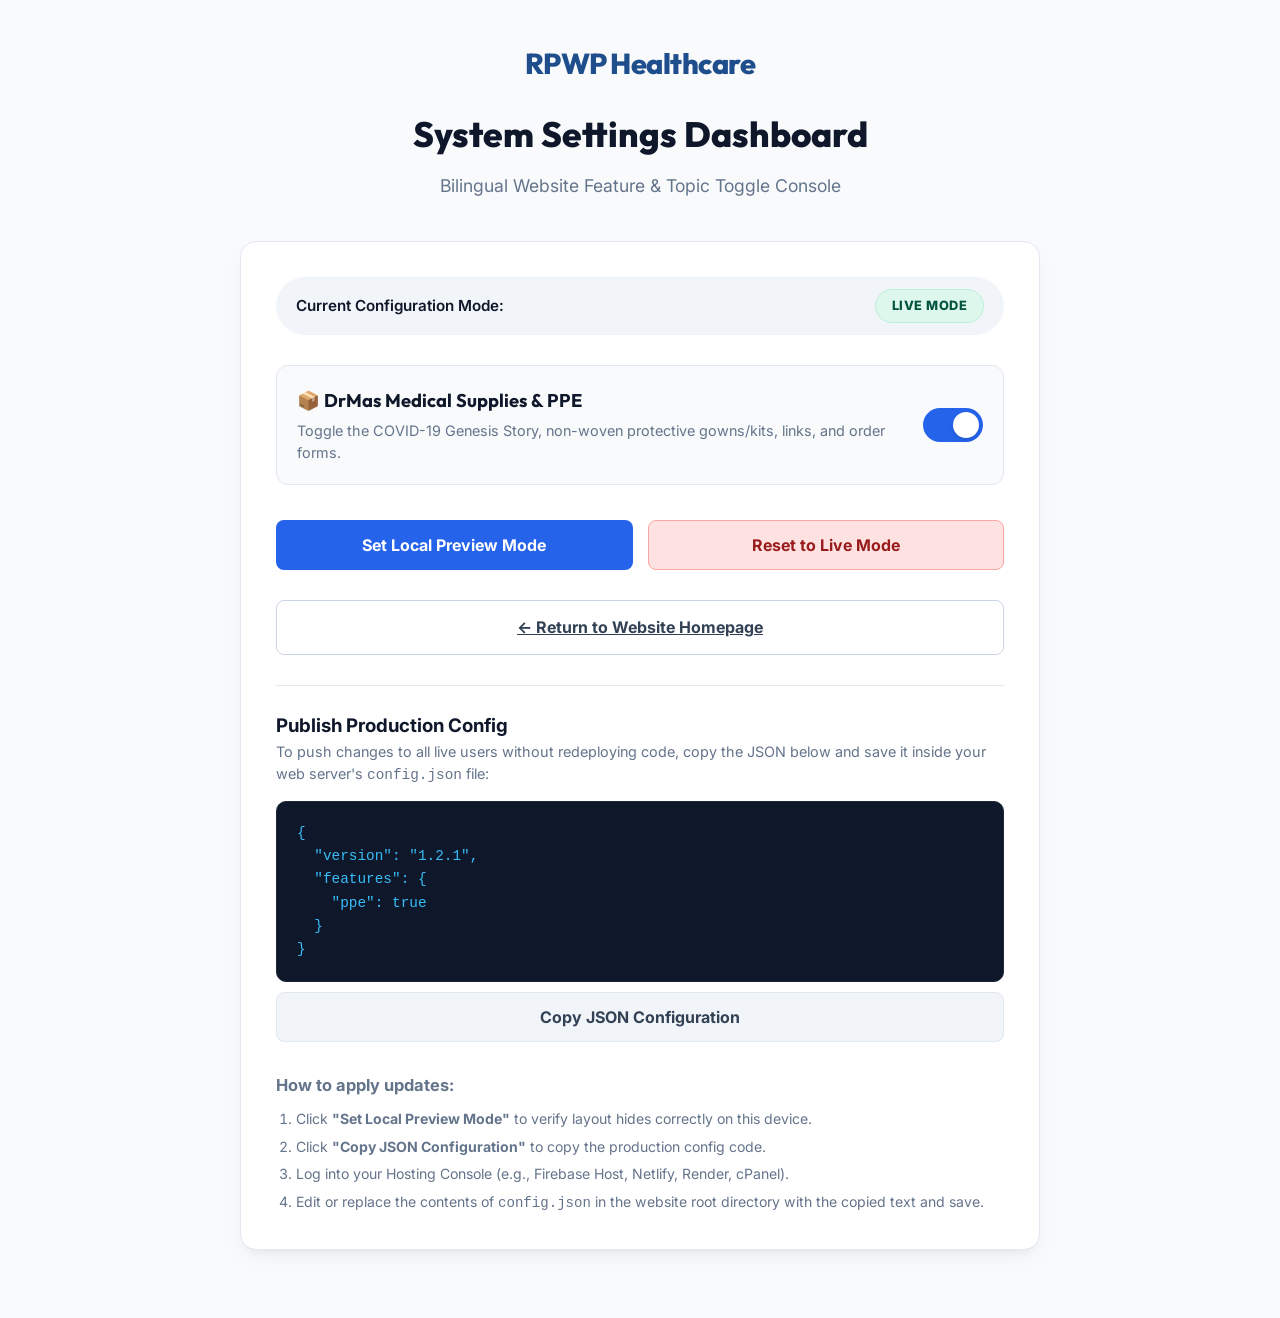
<file: settings.html>
<!DOCTYPE html>
<html lang="en">
<head>
  <meta charset="UTF-8">
  <meta name="viewport" content="width=device-width, initial-scale=1.0">
  <title>System Settings & Module Toggle Console | RPWP Healthcare</title>
  <link rel="icon" href="favicon.ico" type="image/x-icon">
  <style>
    @import url('https://fonts.googleapis.com/css2?family=Inter:wght@300;400;500;600;700;800&family=Outfit:wght@400;500;600;700;800&display=swap');

    :root {
      --primary-blue: #2563EB;
      --primary-blue-dark: #1E4E8C;
      --bg-primary: #F8FAFC;
      --bg-surface: #FFFFFF;
      --bg-subtle: #F1F5F9;
      --text-dark: #0F172A;
      --text-medium: #334155;
      --text-light: #64748B;
      --text-white: #FFFFFF;
      --accent-green: #16A34A;
      --accent-red: #7A0000;
      
      --font-heading: 'Outfit', sans-serif;
      --font-body: 'Inter', sans-serif;
      
      --shadow-lg: 0 10px 25px -5px rgba(0, 0, 0, 0.05), 0 8px 10px -6px rgba(0, 0, 0, 0.05);
      --shadow-md: 0 4px 6px -1px rgba(0, 0, 0, 0.05), 0 2px 4px -2px rgba(0, 0, 0, 0.05);
    }

    * {
      margin: 0;
      padding: 0;
      box-sizing: border-box;
    }

    body {
      font-family: var(--font-body);
      background-color: var(--bg-primary);
      color: var(--text-dark);
      line-height: 1.6;
      padding: 40px 20px;
    }

    .container {
      max-width: 800px;
      margin: 0 auto;
    }

    header {
      text-align: center;
      margin-bottom: 40px;
    }

    .logo-container {
      display: flex;
      justify-content: center;
      align-items: center;
      gap: 15px;
      margin-bottom: 20px;
    }

    .logo-title {
      font-family: var(--font-heading);
      font-size: 1.8rem;
      font-weight: 800;
      color: var(--primary-blue-dark);
      letter-spacing: -0.5px;
    }

    h1 {
      font-family: var(--font-heading);
      font-size: 2.2rem;
      font-weight: 800;
      color: var(--text-dark);
      margin-bottom: 10px;
    }

    .subtitle {
      color: var(--text-light);
      font-size: 1.1rem;
    }

    .card {
      background: var(--bg-surface);
      border-radius: 16px;
      padding: 35px;
      box-shadow: var(--shadow-lg);
      border: 1px solid #E2E8F0;
      margin-bottom: 30px;
    }

    .mode-indicator {
      display: flex;
      align-items: center;
      justify-content: space-between;
      padding: 12px 20px;
      border-radius: 30px;
      background: var(--bg-subtle);
      margin-bottom: 30px;
      font-size: 0.95rem;
      font-weight: 600;
    }

    .mode-badge {
      padding: 6px 16px;
      border-radius: 20px;
      font-size: 0.8rem;
      text-transform: uppercase;
      font-weight: 800;
      letter-spacing: 0.5px;
    }

    .mode-badge.live {
      background-color: #DEF7EC;
      color: #03543F;
      border: 1px solid #BCF0DA;
    }

    .mode-badge.preview {
      background-color: #FEF3C7;
      color: #92400E;
      border: 1px solid #FDE68A;
    }

    .toggle-section {
      display: flex;
      flex-direction: column;
      gap: 25px;
      margin-bottom: 35px;
    }

    .toggle-row {
      display: flex;
      align-items: center;
      justify-content: space-between;
      padding: 20px;
      background: var(--bg-primary);
      border-radius: 12px;
      border: 1px solid #E2E8F0;
      transition: all 0.2s ease;
    }

    .toggle-row:hover {
      border-color: var(--primary-blue);
      box-shadow: var(--shadow-md);
    }

    .toggle-info {
      flex: 1;
      padding-right: 20px;
    }

    .toggle-title {
      font-family: var(--font-heading);
      font-size: 1.15rem;
      font-weight: 700;
      color: var(--text-dark);
      margin-bottom: 5px;
      display: flex;
      align-items: center;
      gap: 8px;
    }

    .toggle-desc {
      font-size: 0.9rem;
      color: var(--text-light);
      line-height: 1.5;
    }

    /* Switch styling */
    .switch {
      position: relative;
      display: inline-block;
      width: 60px;
      height: 34px;
      flex-shrink: 0;
    }

    .switch input {
      opacity: 0;
      width: 0;
      height: 0;
    }

    .slider {
      position: absolute;
      cursor: pointer;
      top: 0;
      left: 0;
      right: 0;
      bottom: 0;
      background-color: #CBD5E1;
      transition: .4s;
      border-radius: 34px;
    }

    .slider:before {
      position: absolute;
      content: "";
      height: 26px;
      width: 26px;
      left: 4px;
      bottom: 4px;
      background-color: white;
      transition: .4s;
      border-radius: 50%;
      box-shadow: 0 2px 4px rgba(0,0,0,0.1);
    }

    input:checked + .slider {
      background-color: var(--primary-blue);
    }

    input:focus + .slider {
      box-shadow: 0 0 1px var(--primary-blue);
    }

    input:checked + .slider:before {
      transform: translateX(26px);
    }

    /* Actions */
    .actions-grid {
      display: grid;
      grid-template-columns: 1fr 1fr;
      gap: 15px;
      margin-bottom: 30px;
    }

    @media (max-width: 600px) {
      .actions-grid {
        grid-template-columns: 1fr;
      }
    }

    .btn {
      display: inline-flex;
      align-items: center;
      justify-content: center;
      padding: 14px 24px;
      border-radius: 8px;
      font-weight: 700;
      font-size: 1rem;
      cursor: pointer;
      transition: all 0.2s ease;
      border: none;
      font-family: var(--font-body);
    }

    .btn-primary {
      background: var(--primary-blue);
      color: var(--text-white);
    }

    .btn-primary:hover {
      background: var(--primary-blue-dark);
      transform: translateY(-1px);
    }

    .btn-secondary {
      background: var(--bg-subtle);
      color: var(--text-medium);
      border: 1px solid #E2E8F0;
    }

    .btn-secondary:hover {
      background: #E2E8F0;
      transform: translateY(-1px);
    }

    .btn-outline {
      background: transparent;
      color: var(--text-medium);
      border: 1px solid #CBD5E1;
    }

    .btn-outline:hover {
      background: var(--bg-subtle);
      border-color: var(--text-light);
    }

    .btn-danger {
      background: #FEE2E2;
      color: #991B1B;
      border: 1px solid #FCA5A5;
    }

    .btn-danger:hover {
      background: #FCA5A5;
      transform: translateY(-1px);
    }

    .alert {
      padding: 15px 20px;
      border-radius: 8px;
      margin-bottom: 25px;
      display: none;
      font-size: 0.95rem;
      font-weight: 500;
    }

    .alert.success {
      background-color: #DEF7EC;
      color: #03543F;
      border: 1px solid #BCF0DA;
    }

    .alert.info {
      background-color: #EBF5FF;
      color: #1E429F;
      border: 1px solid #C3DDFD;
    }

    .json-preview {
      background: #0F172A;
      color: #38BDF8;
      border-radius: 10px;
      padding: 20px;
      font-family: monospace;
      font-size: 0.9rem;
      overflow-x: auto;
      margin-top: 15px;
      border: 1px solid #1E293B;
      white-space: pre-wrap;
    }

    .copy-section {
      margin-top: 30px;
      border-top: 1px solid #E2E8F0;
      padding-top: 25px;
    }

    .instructions {
      margin-top: 30px;
      font-size: 0.88rem;
      color: var(--text-light);
    }

    .instructions ol {
      margin-left: 20px;
      margin-top: 10px;
      display: flex;
      flex-direction: column;
      gap: 5px;
    }
  </style>
</head>
<body>
  <div class="container">
    <header>
      <div class="logo-container">
        <span class="logo-title">RPWP Healthcare</span>
      </div>
      <h1>System Settings Dashboard</h1>
      <p class="subtitle">Bilingual Website Feature & Topic Toggle Console</p>
    </header>

    <div class="card">
      <div class="mode-indicator">
        <span>Current Configuration Mode:</span>
        <span id="mode-badge" class="mode-badge live">Live Mode</span>
      </div>

      <div id="alert-box" class="alert success"></div>

      <div class="toggle-section">
        <!-- PPE Toggle -->
        <div class="toggle-row">
          <div class="toggle-info">
            <div class="toggle-title">📦 DrMas Medical Supplies & PPE</div>
            <div class="toggle-desc">Toggle the COVID-19 Genesis Story, non-woven protective gowns/kits, links, and order forms.</div>
          </div>
          <label class="switch">
            <input type="checkbox" id="toggle-ppe" checked>
            <span class="slider"></span>
          </label>
        </div>
      </div>

      <div class="actions-grid">
        <button class="btn btn-primary" onclick="applyPreview()">Set Local Preview Mode</button>
        <button class="btn btn-danger" onclick="clearPreview()">Reset to Live Mode</button>
      </div>

      <div style="text-align: center;">
        <a href="index.html" class="btn btn-outline" style="width: 100%;">← Return to Website Homepage</a>
      </div>

      <div class="copy-section">
        <h3>Publish Production Config</h3>
        <p class="toggle-desc" style="margin-bottom: 10px;">To push changes to all live users without redeploying code, copy the JSON below and save it inside your web server's <code>config.json</code> file:</p>
        <div class="json-preview" id="json-code"></div>
        <button class="btn btn-secondary" style="margin-top: 10px; width: 100%;" onclick="copyJsonText()">Copy JSON Configuration</button>
      </div>

      <div class="instructions">
        <h3>How to apply updates:</h3>
        <ol>
          <li>Click <strong>"Set Local Preview Mode"</strong> to verify layout hides correctly on this device.</li>
          <li>Click <strong>"Copy JSON Configuration"</strong> to copy the production config code.</li>
          <li>Log into your Hosting Console (e.g., Firebase Host, Netlify, Render, cPanel).</li>
          <li>Edit or replace the contents of <code>config.json</code> in the website root directory with the copied text and save.</li>
        </ol>
      </div>
    </div>
  </div>

  <script>
    const ppeToggle = document.getElementById('toggle-ppe');
    const jsonPreview = document.getElementById('json-code');
    const modeBadge = document.getElementById('mode-badge');
    const alertBox = document.getElementById('alert-box');

    // 1. Generate real-time JSON display
    function updateJsonDisplay() {
      const config = {
        version: "1.2.1",
        features: {
          ppe: ppeToggle.checked
        }
      };
      jsonPreview.textContent = JSON.stringify(config, null, 2);
    }

    ppeToggle.addEventListener('change', updateJsonDisplay);

    // 2. Load settings on page load
    function loadCurrentState() {
      const localOverrides = localStorage.getItem('rpwp_feature_overrides');
      
      if (localOverrides) {
        // Preview Mode
        try {
          const parsed = JSON.parse(localOverrides);
          ppeToggle.checked = parsed.ppe !== false;
          
          modeBadge.textContent = 'Preview Override Active';
          modeBadge.className = 'mode-badge preview';
          showAlert('info', 'Viewing in Local Preview Mode. Changes are only active on this browser.');
        } catch(e) {
          clearPreview();
        }
      } else {
        // Live Mode (Load from config.json)
        modeBadge.textContent = 'Live Mode';
        modeBadge.className = 'mode-badge live';
        
        fetch('config.json?t=' + Date.now())
          .then(res => res.json())
          .then(config => {
            if (config.features) {
              ppeToggle.checked = config.features.ppe !== false;
              updateJsonDisplay();
            }
          })
          .catch(() => {
            // Fallback to default
            ppeToggle.checked = true;
            updateJsonDisplay();
          });
      }
      updateJsonDisplay();
    }

    // 3. Apply Preview to localStorage
    function applyPreview() {
      const previewState = {
        ppe: ppeToggle.checked
      };
      localStorage.setItem('rpwp_feature_overrides', JSON.stringify(previewState));
      
      // If feature engine is loaded, trigger update
      if (window.parent && window.parent.RPWP_FEATURES) {
        window.parent.RPWP_FEATURES.updatePreview(previewState);
      }
      
      loadCurrentState();
      showAlert('success', 'Preview mode updated! Go to the home page to inspect the layout.');
    }

    // 4. Clear Preview
    function clearPreview() {
      localStorage.removeItem('rpwp_feature_overrides');
      loadCurrentState();
      showAlert('success', 'Preview override cleared. Reverted to site-wide config.json settings.');
    }

    // 5. Show Custom Alerts
    function showAlert(type, message) {
      alertBox.textContent = message;
      alertBox.style.display = 'block';
      alertBox.className = 'alert ' + type;
      setTimeout(() => {
        alertBox.style.display = 'none';
      }, 5000);
    }

    // 6. Copy Code Button
    function copyJsonText() {
      const textToCopy = jsonPreview.textContent;
      navigator.clipboard.writeText(textToCopy).then(() => {
        showAlert('success', 'Copied config JSON text to clipboard!');
      }).catch(err => {
        showAlert('info', 'Failed to copy auto. Please select and copy text manually.');
      });
    }

    window.addEventListener('DOMContentLoaded', loadCurrentState);
  </script>
</body>
</html>
</file>
<file: css/styles.css>
/* ==========================================================================
   RPWP Healthcare Modern Design System (Uniform 1:1 Executive Advisory Portraits)
   Clean typography, optically balanced brand logos, 100% centered advisory portraits
   ========================================================================== */

@import url('https://fonts.googleapis.com/css2?family=Inter:wght@300;400;500;600;700;800&family=Outfit:wght@400;500;600;700;800&display=swap');

:root {
  /* Elegant Clinical Palette */
  --top-bar-bg: #7A0000;
  --header-bg: #FFFFFF;
  --nav-bg: #1E3A8A;
  --hero-bg: linear-gradient(135deg, #1E3A8A 0%, #2563EB 100%);
  --bg-primary: #F8FAFC;
  --bg-surface: #FFFFFF;
  --bg-subtle: #F1F5F9;

  --text-dark: #0F172A;
  --text-medium: #334155;
  --text-light: #64748B;
  --text-white: #FFFFFF;

  --primary-blue: #2563EB;
  --primary-blue-dark: #1E4E8C;
  --accent-green: #16A34A;
  --accent-red: #7A0000;
  --google-yellow: #FBBC04;

  --font-heading: 'Outfit', sans-serif;
  --font-body: 'Inter', sans-serif;
}

* {
  margin: 0;
  padding: 0;
  box-sizing: border-box;
}

body {
  font-family: var(--font-body);
  background-color: var(--bg-primary);
  color: var(--text-dark);
  line-height: 1.65;
  -webkit-font-smoothing: antialiased;
}

h1, h2, h3, h4, h5, h6 {
  font-family: var(--font-heading);
  line-height: 1.25;
}

a {
  color: inherit;
  text-decoration: none;
}

/* Subtle Natural Link Styles */
.subtle-link {
  color: inherit;
  text-decoration: none;
  transition: color 0.2s ease;
}

.subtle-link:hover {
  color: var(--primary-blue);
  text-decoration: underline;
}

/* Expansive Media Rules */
img {
  max-width: 100%;
  height: auto;
  display: block;
}

.container {
  width: 92%;
  max-width: 1240px;
  margin: 0 auto;
}

/* Header */
.site-header {
  background: var(--header-bg);
  padding: 18px 0;
  border-bottom: 1px solid #E2E8F0;
}

.header-flex {
  display: flex;
  justify-content: space-between;
  align-items: center;
  gap: 24px;
  flex-wrap: wrap;
}

.brand-logo-img {
  height: 56px;
  object-fit: contain;
}

.search-container {
  flex-grow: 1;
  max-width: 480px;
  position: relative;
}

.search-input {
  width: 100%;
  padding: 11px 20px 11px 44px;
  border: 1.5px solid #CBD5E1;
  border-radius: 30px;
  outline: none;
  font-size: 0.9rem;
  transition: border-color 0.2s ease;
}

.search-input:focus {
  border-color: var(--primary-blue);
}

.search-icon {
  position: absolute;
  left: 16px;
  top: 50%;
  transform: translateY(-50%);
  color: var(--primary-blue);
}

/* Sticky Top Navigation Bar */
.site-nav {
  background: var(--nav-bg);
  color: var(--text-white);
  position: sticky;
  top: 0;
  z-index: 1000;
  box-shadow: 0 4px 12px rgba(0,0,0,0.15);
  border-top: 3px solid var(--accent-red);
}

.nav-list {
  display: flex;
  list-style: none;
  gap: 2px;
  flex-wrap: nowrap;
  overflow-x: auto;
  white-space: nowrap;
  -webkit-overflow-scrolling: touch;
  scrollbar-width: none; /* Firefox */
}

.nav-list::-webkit-scrollbar {
  display: none; /* Chrome, Safari, Opera */
}

.nav-link {
  flex-shrink: 0;
}

.nav-link a {
  display: block;
  padding: 12px 18px;
  font-weight: 600;
  font-size: 0.9rem;
  transition: all 0.2s ease;
  white-space: nowrap;
  border-bottom: 3px solid transparent;
}

.nav-link a:hover, .nav-link.active a {
  background: var(--primary-blue);
  border-bottom-color: #FFFFFF;
}

/* Buttons */
.btn {
  display: inline-flex;
  align-items: center;
  justify-content: center;
  gap: 8px;
  padding: 12px 26px;
  border-radius: 8px;
  font-weight: 600;
  font-size: 0.95rem;
  cursor: pointer;
  border: 1.5px solid transparent;
  transition: all 0.2s ease;
}

.btn-green {
  background: var(--accent-green);
  color: var(--text-white);
}

.btn-green:hover {
  background: #15803D;
}

.btn-blue {
  background: var(--primary-blue);
  color: var(--text-white);
}

.btn-blue:hover {
  background: var(--primary-blue-dark);
}

.btn-orange {
  background: #EE4D2D;
  color: var(--text-white);
}

.btn-orange:hover {
  background: #D73211;
}

.btn-white {
  background: #FFFFFF;
  color: var(--nav-bg);
}

.btn-white:hover {
  background: #F1F5F9;
}

.btn-outline-white {
  background: transparent;
  color: #FFFFFF;
  border-color: #FFFFFF;
}

.btn-outline-white:hover {
  background: rgba(255, 255, 255, 0.15);
}

.btn-sm {
  padding: 8px 18px;
  font-size: 0.85rem;
}

/* Hero Section */
.hero-section {
  background: var(--hero-bg);
  color: var(--text-white);
  padding: 85px 0;
  text-align: center;
}

.hero-tag {
  background: rgba(255, 255, 255, 0.15);
  backdrop-filter: blur(8px);
  padding: 6px 18px;
  border-radius: 20px;
  display: inline-block;
  font-size: 0.85rem;
  font-weight: 600;
  letter-spacing: 1px;
  margin-bottom: 18px;
}

.hero-title {
  font-size: 3rem;
  font-weight: 800;
  margin-bottom: 12px;
  letter-spacing: -0.5px;
}

.hero-subtitle {
  font-size: 1.4rem;
  font-weight: 600;
  margin-bottom: 20px;
  opacity: 0.95;
}

.hero-text {
  font-size: 1.1rem;
  max-width: 820px;
  margin: 0 auto 32px auto;
  opacity: 0.9;
}

.hero-cta {
  display: flex;
  justify-content: center;
  gap: 16px;
  flex-wrap: wrap;
}

/* GDPMD Certification Banner */
.gdpmd-banner {
  background: var(--nav-bg);
  color: var(--text-white);
  padding: 50px 0;
  text-align: center;
  border-top: 4px solid var(--top-bar-bg);
}

.gdpmd-badge-wrapper {
  display: flex;
  justify-content: center;
  align-items: center;
  gap: 20px;
  margin-bottom: 20px;
  flex-wrap: wrap;
}

.gdpmd-badge-container {
  display: inline-flex;
  align-items: center;
  justify-content: center;
  background: #FFFFFF;
  border-radius: 50%;
  width: 144px;
  height: 144px;
  padding: 10px;
  overflow: hidden;
  box-shadow: 0 10px 25px rgba(0, 0, 0, 0.2);
  transition: transform 0.2s ease;
}

.gdpmd-badge-container:hover {
  transform: scale(1.05);
}

.gdpmd-title {
  font-size: 2.2rem;
  font-weight: 800;
  margin-bottom: 10px;
}

.gdpmd-desc {
  font-size: 1.05rem;
  max-width: 840px;
  margin: 0 auto;
  opacity: 0.95;
}

/* Sections */
.section-padding {
  padding: 75px 0;
}

.section-title {
  text-align: center;
  font-size: 2.3rem;
  font-weight: 800;
  color: var(--nav-bg);
  margin-bottom: 10px;
}

.section-title-white {
  text-align: center;
  font-size: 2.3rem;
  font-weight: 800;
  color: #FFFFFF;
  margin-bottom: 10px;
}

.section-subtitle {
  text-align: center;
  font-size: 1.05rem;
  color: var(--text-light);
  max-width: 760px;
  margin: 0 auto 45px auto;
}

.section-subtitle-white {
  text-align: center;
  font-size: 1.05rem;
  color: #E2E8F0;
  max-width: 760px;
  margin: 0 auto 45px auto;
}

/* Seamless Grid Layouts */
.grid-3 {
  display: grid;
  grid-template-columns: repeat(auto-fit, minmax(320px, 1fr));
  gap: 28px;
}

.grid-4 {
  display: grid;
  grid-template-columns: repeat(auto-fit, minmax(260px, 1fr));
  gap: 24px;
}

/* Seamless Frameless Cards */
.seamless-card {
  background: var(--bg-surface);
  border-radius: 14px;
  padding: 28px;
  box-shadow: 0 4px 20px rgba(0, 0, 0, 0.05);
  transition: transform 0.2s ease, box-shadow 0.2s ease;
}

.seamless-card:hover {
  transform: translateY(-4px);
  box-shadow: 0 10px 30px rgba(0, 0, 0, 0.08);
}

/* Expansive Media Cards */
.media-card {
  background: var(--bg-surface);
  border-radius: 14px;
  overflow: hidden;
  box-shadow: 0 4px 20px rgba(0, 0, 0, 0.05);
  display: flex;
  flex-direction: column;
  transition: transform 0.2s ease, box-shadow 0.2s ease;
}

.media-card:hover {
  transform: translateY(-4px);
  box-shadow: 0 12px 30px rgba(0, 0, 0, 0.1);
}

.media-img-wrapper {
  width: 100%;
  height: 210px;
  position: relative;
  overflow: hidden;
  background: #F1F5F9;
  display: flex;
  align-items: center;
  justify-content: center;
}

.media-img {
  width: 100%;
  height: 100%;
  object-fit: cover;
  transition: transform 0.3s ease;
}

.media-card:hover .media-img {
  transform: scale(1.04);
}

.media-body {
  padding: 24px;
  display: flex;
  flex-direction: column;
  flex-grow: 1;
}

.category-tag {
  font-size: 0.75rem;
  font-weight: 700;
  color: var(--primary-blue);
  text-transform: uppercase;
  letter-spacing: 0.5px;
  margin-bottom: 6px;
}

.card-heading {
  font-size: 1.15rem;
  font-weight: 700;
  color: var(--text-dark);
  margin-bottom: 10px;
}

.card-text {
  font-size: 0.9rem;
  color: var(--text-medium);
  flex-grow: 1;
}

.card-footer {
  margin-top: 20px;
  padding-top: 16px;
  border-top: 1px solid #F1F5F9;
  display: flex;
  justify-content: space-between;
  align-items: center;
}

/* ==========================================================================
   UNIFORM 1:1 SQUARE EXECUTIVE ADVISORY PORTRAITS (100% CENTERED & BALANCED!)
   ========================================================================== */
.advisory-card-balanced {
  background: #FFFFFF;
  border-radius: 16px;
  overflow: hidden;
  box-shadow: 0 4px 20px rgba(0, 0, 0, 0.06);
  display: flex;
  flex-direction: column;
  transition: transform 0.2s ease, box-shadow 0.2s ease;
  border: 1px solid #E2E8F0;
}

.advisory-card-balanced:hover {
  transform: translateY(-5px);
  box-shadow: 0 12px 30px rgba(0, 0, 0, 0.12);
}

.advisory-avatar {
  width: 100%;
  aspect-ratio: 1 / 1;
  object-fit: cover;
  border-radius: 0;
  border: none;
  background-color: #F8FAFC;
  transition: transform 0.3s ease;
}

.advisory-card-balanced:hover .advisory-avatar {
  transform: scale(1.03);
}

.advisory-content-wrapper {
  padding: 24px 20px;
  display: flex;
  flex-direction: column;
  flex-grow: 1;
  text-align: center;
  background: #FFFFFF;
}

.advisory-name-balanced {
  font-size: 1.25rem;
  font-weight: 800;
  color: var(--nav-bg);
  margin-bottom: 8px;
}

.advisory-bio-balanced {
  font-size: 0.9rem;
  color: var(--text-medium);
  line-height: 1.55;
}

/* ==========================================================================
   BALANCED PROMINENT SINGLE LINE HEARING AID BRAND LOGOS
   ========================================================================== */
.brands-single-row {
  display: flex;
  align-items: center;
  justify-content: center;
  gap: 28px;
  padding: 25px 0;
  flex-wrap: nowrap;
  width: 100%;
}

.brand-logo-item {
  display: flex;
  align-items: center;
  justify-content: center;
  padding: 8px 14px;
  flex-shrink: 0;
  transition: transform 0.2s ease;
}

.brand-logo-item:hover {
  transform: scale(1.06);
}

.brand-normalized-img {
  height: 80px;
  width: auto;
  max-width: 260px;
  object-fit: contain;
}

/* ==========================================================================
   INTERACTIVE SCROLLABLE GOOGLE REVIEWS CAROUSEL
   ========================================================================== */
.reviews-carousel-container {
  position: relative;
  margin-top: 30px;
}

.innohear-logo-img {
  display: block;
  margin: 0 auto 16px auto;
  max-height: 75px;
  width: auto;
  object-fit: contain;
}

.reviews-scroll-carousel {
  display: flex;
  gap: 22px;
  overflow-x: auto;
  scroll-behavior: smooth;
  padding: 10px 5px 25px 5px;
  -webkit-overflow-scrolling: touch;
  scrollbar-width: thin;
  scrollbar-color: var(--primary-blue) #E2E8F0;
}

.reviews-scroll-carousel::-webkit-scrollbar {
  height: 6px;
}

.reviews-scroll-carousel::-webkit-scrollbar-thumb {
  background: var(--primary-blue);
  border-radius: 10px;
}

.review-slide-card {
  min-width: 320px;
  max-width: 380px;
  flex: 0 0 auto;
  background: #FFFFFF;
  border-radius: 16px;
  padding: 24px;
  box-shadow: 0 6px 20px rgba(0, 0, 0, 0.05);
  border: 1px solid #E2E8F0;
  border-top: 4px solid var(--primary-blue);
  display: flex;
  flex-direction: column;
  justify-content: space-between;
  transition: transform 0.2s ease, box-shadow 0.2s ease;
}

.review-slide-card:hover {
  transform: translateY(-3px);
  box-shadow: 0 10px 25px rgba(37, 99, 235, 0.12);
}

.review-author-name {
  font-weight: 700;
  font-size: 1.05rem;
  color: var(--nav-bg);
}

.review-source-tag {
  font-size: 0.8rem;
  color: var(--text-light);
  margin-top: 2px;
}

.review-stars {
  color: var(--google-yellow);
  font-size: 1.05rem;
  margin: 10px 0;
}

.review-text-content {
  font-size: 0.92rem;
  color: var(--text-medium);
  line-height: 1.6;
  font-style: italic;
}

.carousel-nav-btn {
  background: #FFFFFF;
  border: 1.5px solid #CBD5E1;
  color: var(--nav-bg);
  width: 44px;
  height: 44px;
  border-radius: 50%;
  display: flex;
  align-items: center;
  justify-content: center;
  cursor: pointer;
  font-weight: bold;
  font-size: 1.1rem;
  box-shadow: 0 4px 12px rgba(0,0,0,0.08);
  transition: all 0.2s ease;
}

.carousel-nav-btn:hover {
  background: var(--primary-blue);
  color: #FFFFFF;
  border-color: var(--primary-blue);
}

/* Site Footer */
.site-footer {
  background: #0F172A;
  color: #94A3B8;
  padding: 65px 0 35px 0;
  font-size: 0.9rem;
}

.footer-grid {
  display: grid;
  grid-template-columns: 1.5fr repeat(3, 1fr);
  gap: 40px;
  margin-bottom: 45px;
}

.footer-col h4 {
  font-size: 1.1rem;
  color: #FFFFFF;
  margin-bottom: 18px;
  font-weight: 700;
}

.footer-nav {
  list-style: none;
  display: flex;
  flex-direction: column;
  gap: 12px;
}

.footer-nav a {
  color: #94A3B8;
  transition: color 0.2s ease;
}

.footer-nav a:hover {
  color: #FFFFFF;
}

.footer-bottom {
  text-align: center;
  padding-top: 30px;
  border-top: 1px solid #1E293B;
  color: #64748B;
  font-size: 0.85rem;
}

/* Responsive */
@media (max-width: 992px) {
  .brands-single-row { flex-wrap: wrap; gap: 16px; }
  .brand-normalized-img { height: 55px; }
}

@media (max-width: 768px) {
  .brand-normalized-img { height: 45px; }
  .hero-title { font-size: 2.2rem; }
  .footer-grid { grid-template-columns: 1fr 1fr; }
}

@media (max-width: 480px) {
  .footer-grid { grid-template-columns: 1fr; }
}

/* Interactive Hearing Screener Option Buttons */
.screener-opt-btn {
  background: rgba(255, 255, 255, 0.08);
  color: #FFFFFF;
  border: 1px solid rgba(255, 255, 255, 0.2);
  padding: 16px 20px;
  border-radius: 12px;
  font-size: 1rem;
  font-weight: 600;
  text-align: left;
  cursor: pointer;
  transition: all 0.25 ease;
  display: block;
  width: 100%;
}

.screener-opt-btn:hover {
  background: rgba(59, 130, 246, 0.3);
  border-color: #3B82F6;
  transform: translateY(-2px);
  box-shadow: 0 4px 15px rgba(59, 130, 246, 0.25);
}

/* EN / BM Language Toggle Pill Button */
.lang-toggle-btn {
  background: #F1F5F9;
  border: 1px solid #CBD5E1;
  border-radius: 30px;
  padding: 6px 14px;
  font-size: 0.88rem;
  font-weight: 700;
  cursor: pointer;
  display: flex;
  align-items: center;
  gap: 6px;
  transition: all 0.2s ease;
  user-select: none;
}

.lang-toggle-btn:hover {
  background: #E2E8F0;
  border-color: #94A3B8;
  transform: translateY(-1px);
}

.lang-code {
  color: #64748B;
  transition: color 0.2s ease, font-weight 0.2s ease;
}

.lang-code.active-lang {
  color: var(--primary-blue);
  font-weight: 800;
  text-decoration: underline;
  text-underline-offset: 3px;
}

.lang-divider {
  color: #CBD5E1;
  font-weight: 400;
}
</file>
